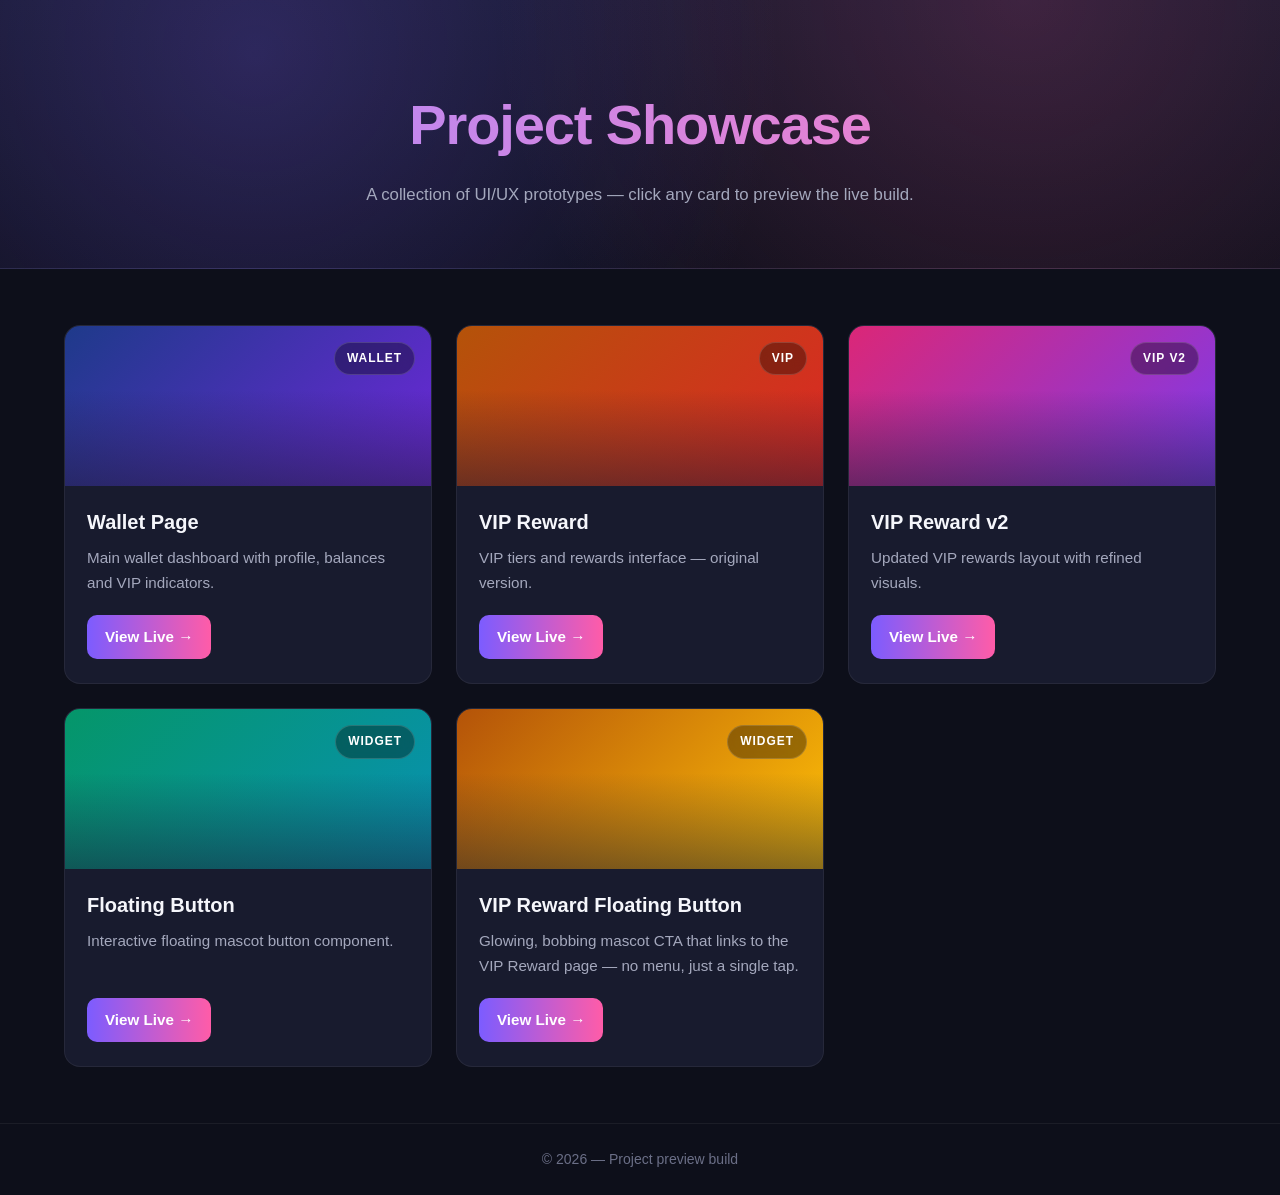
<file: index.html>
<!DOCTYPE html>
<html lang="en">
<head>
    <meta charset="UTF-8">
    <meta name="viewport" content="width=device-width, initial-scale=1.0">
    <title>Project Showcase</title>
    <link rel="stylesheet" href="style.css">
</head>
<body>
    <header class="hero">
        <div class="container">
            <h1>Project Showcase</h1>
            <p class="subtitle">A collection of UI/UX prototypes &mdash; click any card to preview the live build.</p>
        </div>
    </header>

    <main class="container">
        <section class="grid">
            <article class="card">
                <div class="card-thumb thumb-wallet">
                    <span class="badge">Wallet</span>
                </div>
                <div class="card-body">
                    <h2>Wallet Page</h2>
                    <p>Main wallet dashboard with profile, balances and VIP indicators.</p>
                    <a class="btn" href="walletpage/mainpage.html">View Live &rarr;</a>
                </div>
            </article>

            <article class="card">
                <div class="card-thumb thumb-vip">
                    <span class="badge">VIP</span>
                </div>
                <div class="card-body">
                    <h2>VIP Reward</h2>
                    <p>VIP tiers and rewards interface &mdash; original version.</p>
                    <a class="btn" href="vip%20reward/VIP%20Reward.html">View Live &rarr;</a>
                </div>
            </article>

            <article class="card">
                <div class="card-thumb thumb-vip2">
                    <span class="badge">VIP v2</span>
                </div>
                <div class="card-body">
                    <h2>VIP Reward v2</h2>
                    <p>Updated VIP rewards layout with refined visuals.</p>
                    <a class="btn" href="vip%20reward/VIP%20Reward%20v2.html">View Live &rarr;</a>
                </div>
            </article>

            <article class="card">
                <div class="card-thumb thumb-float">
                    <span class="badge">Widget</span>
                </div>
                <div class="card-body">
                    <h2>Floating Button</h2>
                    <p>Interactive floating mascot button component.</p>
                    <a class="btn" href="floatingButton/index.html">View Live &rarr;</a>
                </div>
            </article>

            <article class="card">
                <div class="card-thumb thumb-vip-fab">
                    <span class="badge">Widget</span>
                </div>
                <div class="card-body">
                    <h2>VIP Reward Floating Button</h2>
                    <p>Glowing, bobbing mascot CTA that links to the VIP Reward page &mdash; no menu, just a single tap.</p>
                    <a class="btn" href="vipRewardFloatingButton/index.html">View Live &rarr;</a>
                </div>
            </article>
        </section>
    </main>

    <footer class="site-footer">
        <div class="container">
            <p>&copy; <span id="year"></span> &mdash; Project preview build</p>
        </div>
    </footer>

    <script>
        document.getElementById('year').textContent = new Date().getFullYear();
    </script>
</body>
</html>
</file>
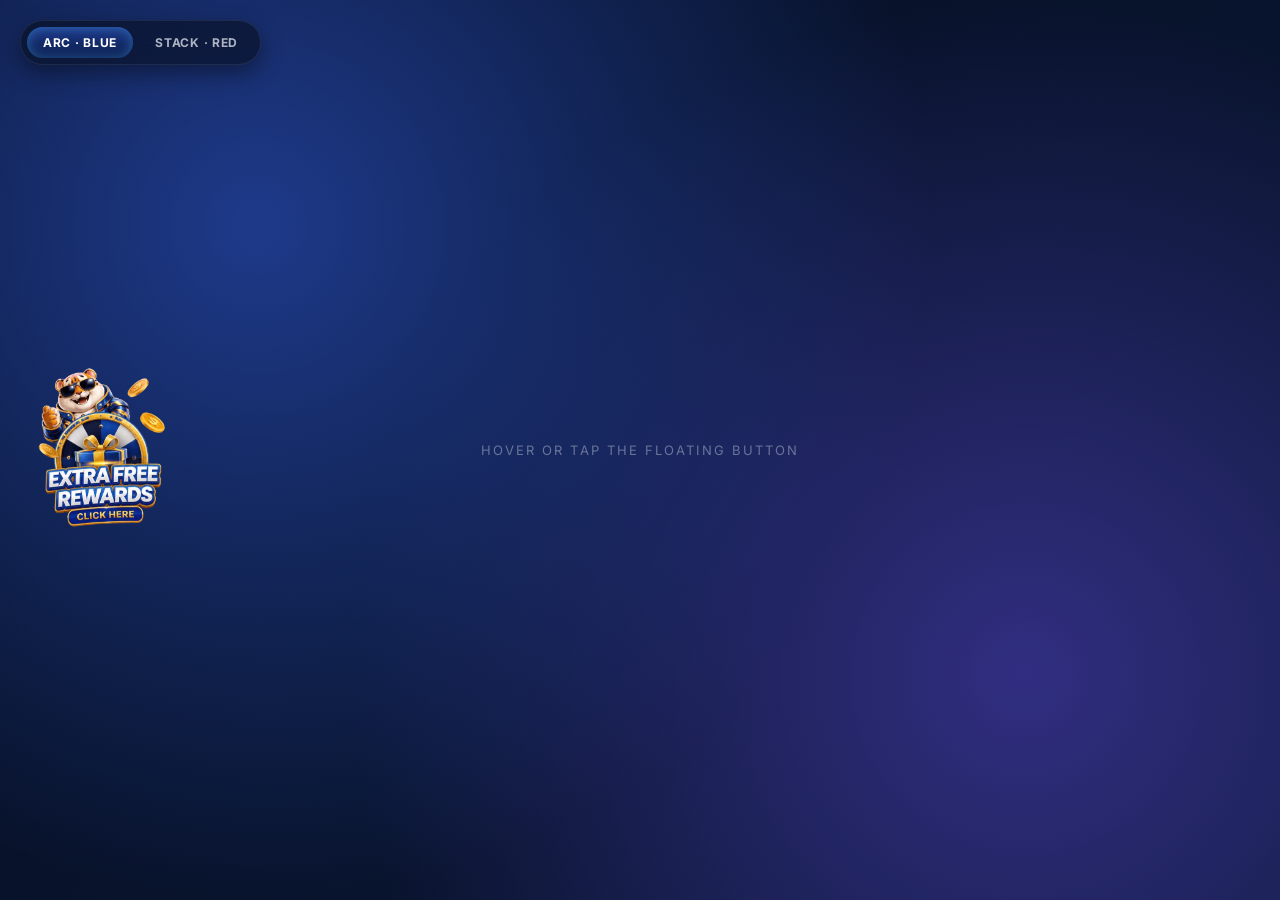
<file: floatingButton/index.html>
<!DOCTYPE html>
<html lang="en">
<head>
    <meta charset="UTF-8" />
    <meta name="viewport" content="width=device-width, initial-scale=1.0" />
    <title>Floating Rewards Menu</title>
    <link rel="preconnect" href="https://fonts.googleapis.com" />
    <link rel="preconnect" href="https://fonts.gstatic.com" crossorigin />
    <link href="https://fonts.googleapis.com/css2?family=Inter:wght@600;700;800;900&display=swap" rel="stylesheet" />
    <link rel="stylesheet" href="style.css" />
</head>
<body>
    <main class="stage">
        <p class="stage-hint">Hover or tap the floating button</p>
    </main>

    <div class="variant-switch" role="tablist" aria-label="Menu style">
        <button type="button" data-set-variant="arc" class="is-active">Arc · Blue</button>
        <button type="button" data-set-variant="stack">Stack · Red</button>
    </div>

    <div class="fab" id="fab" data-open="false" data-variant="arc">

        <div class="fab-panel" role="menu" aria-hidden="true">

            <button type="button" class="fab-close" id="fabClose" aria-label="Close menu">
                <span aria-hidden="true">&times;</span>
            </button>

            <ul class="fab-list">
                <li class="fab-item" role="menuitem" data-action="slots" tabindex="0">
                    <span class="fab-icon" aria-hidden="true">&#127920;</span>
                    <span class="fab-label">Slot Game Mission</span>
                    <span class="fab-chev" aria-hidden="true">&rsaquo;</span>
                </li>

                <li class="fab-item" role="menuitem" data-action="spin" tabindex="0">
                    <span class="fab-icon" aria-hidden="true">&#127905;</span>
                    <span class="fab-label">Lucky Spin Wheel</span>
                    <span class="fab-chev" aria-hidden="true">&rsaquo;</span>
                </li>

                <li class="fab-item" role="menuitem" data-action="checkin" tabindex="0">
                    <span class="fab-icon" aria-hidden="true">&#128197;</span>
                    <span class="fab-label">Check In Bonus</span>
                    <span class="fab-chev" aria-hidden="true">&rsaquo;</span>
                </li>

                <li class="fab-item" role="menuitem" data-action="tournament" tabindex="0">
                    <span class="fab-icon" aria-hidden="true">&#127942;</span>
                    <span class="fab-label">Tournament</span>
                    <span class="fab-chev" aria-hidden="true">&rsaquo;</span>
                </li>

                <li class="fab-item" role="menuitem" data-action="vip" tabindex="0">
                    <span class="fab-icon" aria-hidden="true">&#128081;</span>
                    <span class="fab-label">VIP Program</span>
                    <span class="fab-chev" aria-hidden="true">&rsaquo;</span>
                </li>
            </ul>
        </div>

        <button type="button" class="fab-trigger" id="fabTrigger" aria-label="Open rewards menu" aria-expanded="false">
            <img src="assets/mascot.png" alt="Extra Free Rewards" class="fab-trigger-image fab-trigger-image--arc" />
            <img src="assets/mascot2.png" alt="Extra Free Rewards" class="fab-trigger-image fab-trigger-image--stack" />
        </button>
    </div>

    <script src="script.jsx"></script>
</body>
</html>
</file>
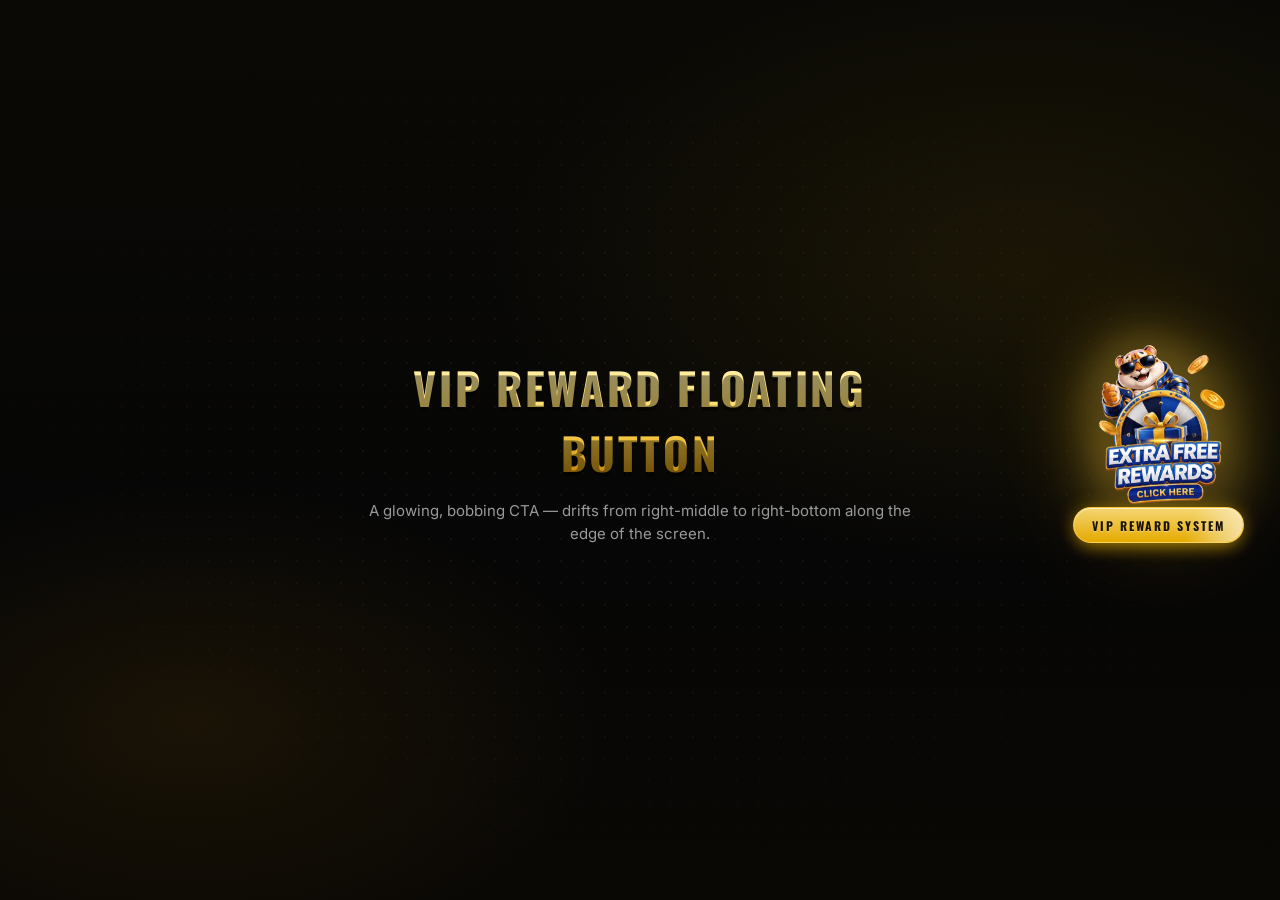
<file: vipRewardFloatingButton/index.html>
<!DOCTYPE html>
<html lang="en">
<head>
    <meta charset="UTF-8" />
    <meta name="viewport" content="width=device-width, initial-scale=1.0, viewport-fit=cover" />
    <title>VIP Reward Floating Button</title>
    <link rel="preconnect" href="https://fonts.googleapis.com" />
    <link rel="preconnect" href="https://fonts.gstatic.com" crossorigin />
    <link
        href="https://fonts.googleapis.com/css2?family=Oswald:wght@500;600;700&family=Inter:wght@500;600;700&display=swap"
        rel="stylesheet" />
    <link rel="stylesheet" href="style.css" />
</head>
<body>
    <main class="stage">
        <div class="stage-inner">
            <h1 class="stage-title">VIP Reward Floating Button</h1>
            <p class="stage-hint">A glowing, bobbing CTA — drifts from right-middle to right-bottom along the edge of the screen.</p>
        </div>
    </main>

    <div class="vip-fab-wrap" aria-hidden="false">
        <a
            class="vip-fab"
            href="../vip%20reward/VIP%20Reward%20v2.html"
            aria-label="Open VIP Reward System">
            <span class="vip-fab-aura" aria-hidden="true"></span>
            <span class="vip-fab-rings" aria-hidden="true">
                <span class="ring ring-1"></span>
                <span class="ring ring-2"></span>
                <span class="ring ring-3"></span>
            </span>
            <span class="vip-fab-image-wrap">
                <img
                    src="../floatingButton/assets/mascot.png"
                    alt=""
                    class="vip-fab-image" />
                <span class="vip-fab-sparkle vip-fab-sparkle-1" aria-hidden="true">✦</span>
                <span class="vip-fab-sparkle vip-fab-sparkle-2" aria-hidden="true">✧</span>
                <span class="vip-fab-sparkle vip-fab-sparkle-3" aria-hidden="true">✦</span>
            </span>
            <span class="vip-fab-label">
                <span class="vip-fab-label-text">VIP Reward System</span>
            </span>
        </a>
    </div>
</body>
</html>
</file>
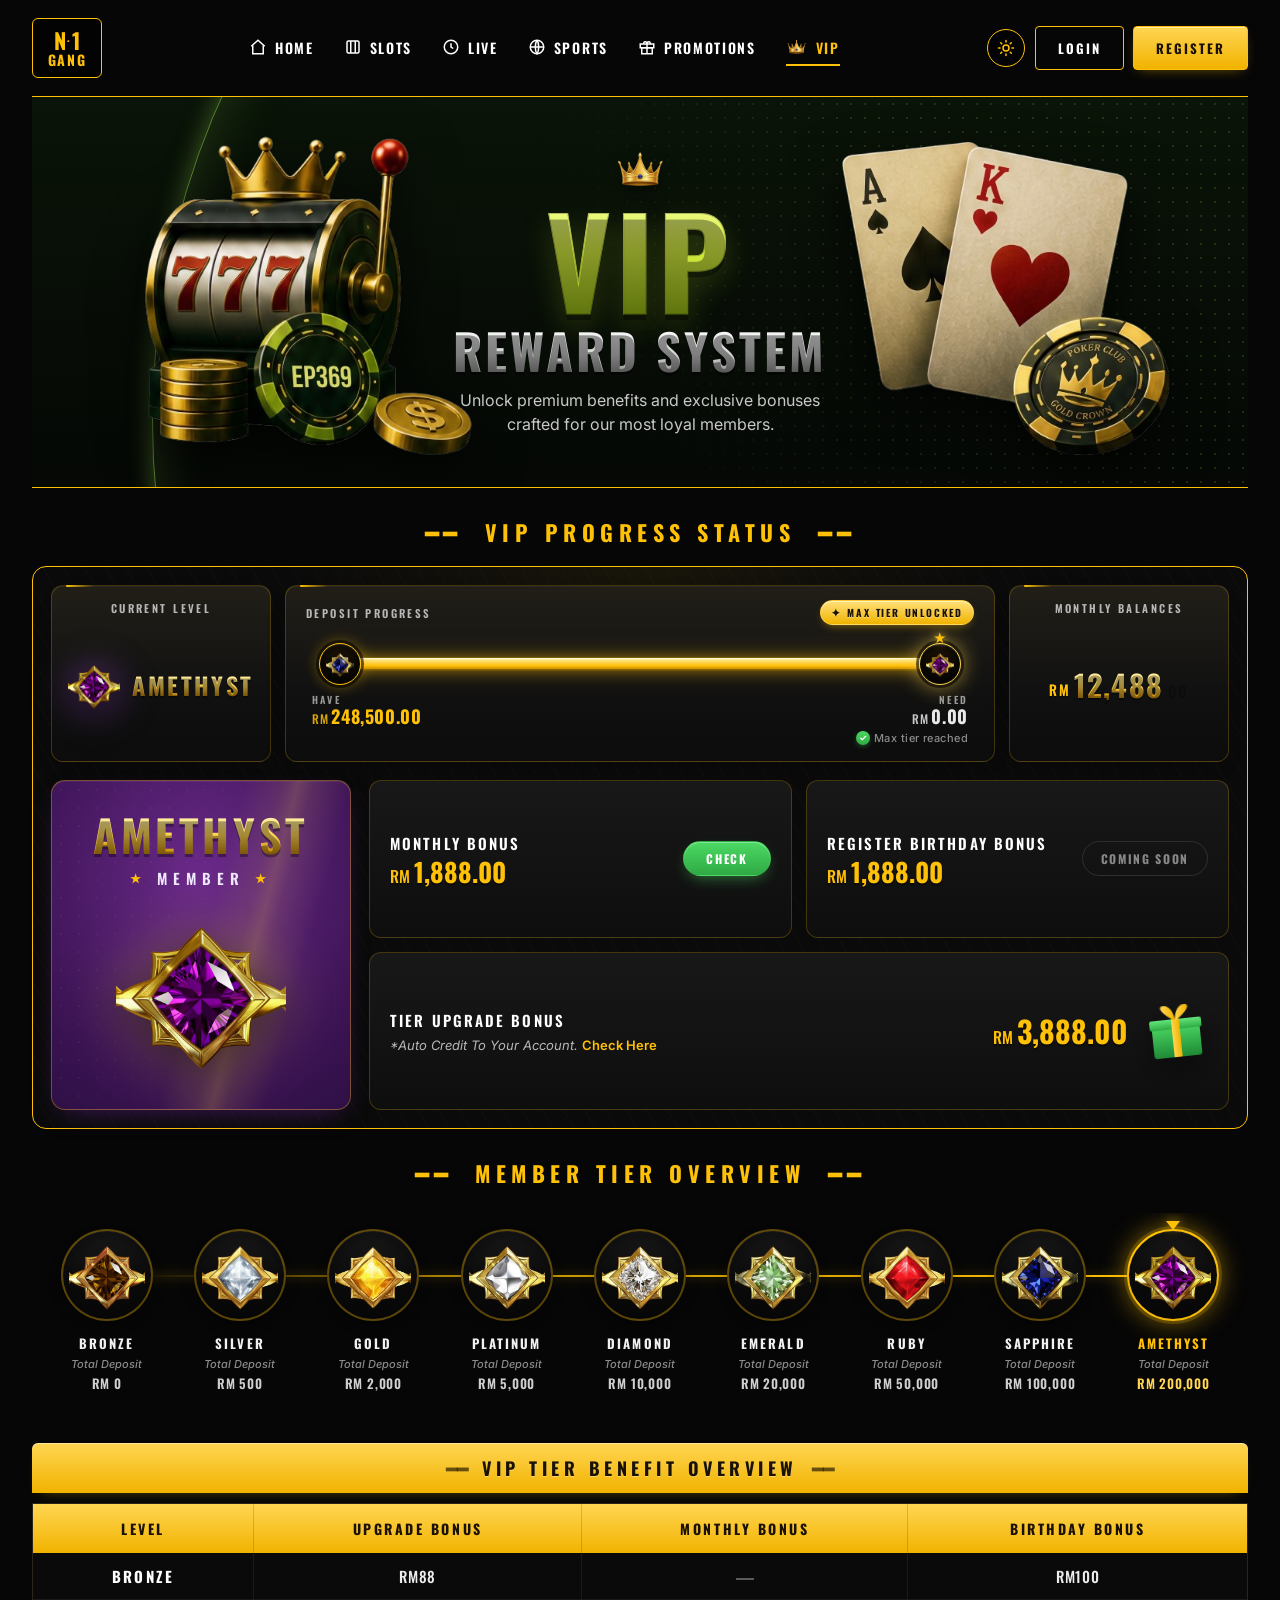
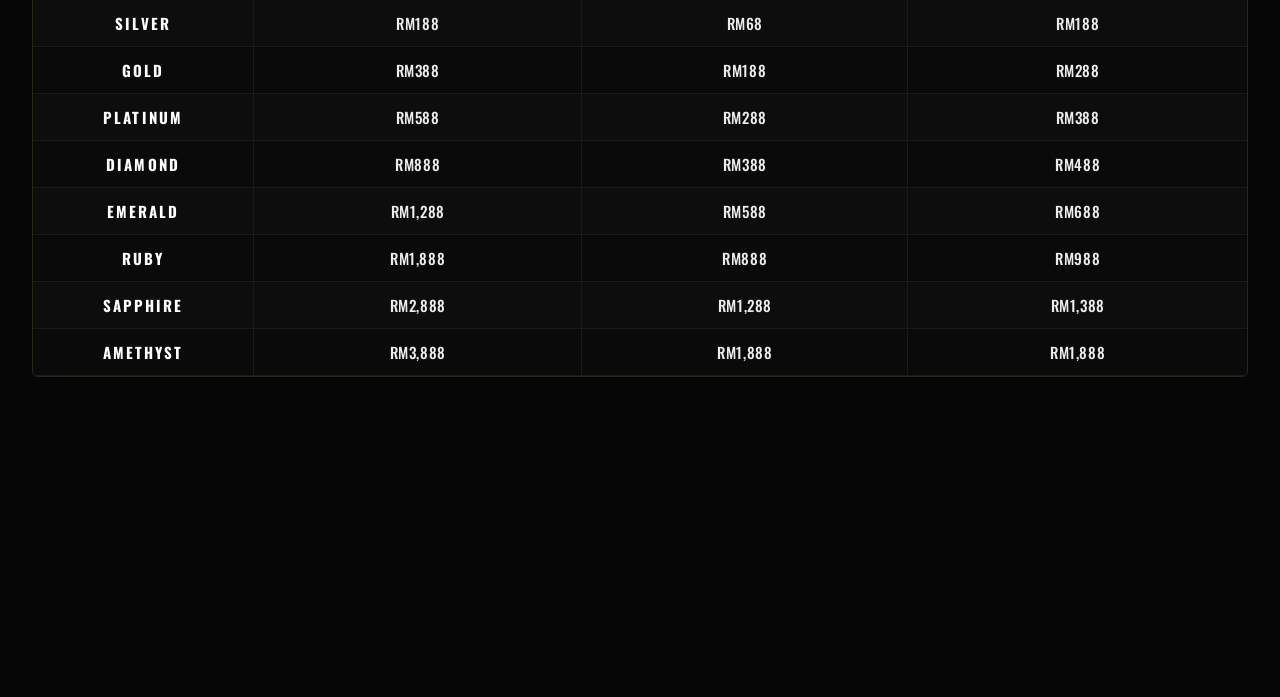
<file: vip reward/VIP Reward v2.html>
<!DOCTYPE html>
<html lang="en">

<head>
  <meta charset="UTF-8" />
  <meta name="viewport" content="width=device-width, initial-scale=1" />
  <title>N-1 GANG — VIP Reward System</title>
  <link rel="preconnect" href="https://fonts.googleapis.com" />
  <link rel="preconnect" href="https://fonts.gstatic.com" crossorigin />
  <link
    href="https://fonts.googleapis.com/css2?family=Oswald:wght@400;500;600;700&family=Inter:wght@400;500;600;700&family=Russo+One&display=swap"
    rel="stylesheet" />
  <link rel="stylesheet" href="style-v2.css" />
</head>

<body>
  <div class="wrap">

    <!-- ============== TOP BAR ============== -->
    <header class="topbar">
      <div class="logo">
        <div class="top">N<sup>.</sup>1</div>
        <div class="bot">GANG</div>
      </div>

      <nav class="nav">
        <a href="#"><svg viewBox="0 0 24 24" fill="none" stroke="currentColor" stroke-width="2">
            <path d="M3 11 L12 3 L21 11" />
            <path d="M5 10 V21 H19 V10" />
          </svg>HOME</a>
        <a href="#"><svg viewBox="0 0 24 24" fill="none" stroke="currentColor" stroke-width="2">
            <rect x="4" y="4" width="16" height="16" rx="2" />
            <path d="M9 4 V20 M15 4 V20" />
          </svg>SLOTS</a>
        <a href="#"><svg viewBox="0 0 24 24" fill="none" stroke="currentColor" stroke-width="2">
            <circle cx="12" cy="12" r="9" />
            <path d="M12 7 V12 L15 14" />
          </svg>LIVE</a>
        <a href="#"><svg viewBox="0 0 24 24" fill="none" stroke="currentColor" stroke-width="2">
            <circle cx="12" cy="12" r="9" />
            <path d="M3 12 H21 M12 3 C15 7 15 17 12 21 C9 17 9 7 12 3" />
          </svg>SPORTS</a>
        <a href="#"><svg viewBox="0 0 24 24" fill="none" stroke="currentColor" stroke-width="2">
            <rect x="3" y="8" width="18" height="5" />
            <rect x="5" y="13" width="14" height="8" />
            <path d="M12 8 V21 M8 8 C6 5 12 3 12 8 C12 3 18 5 16 8" />
          </svg>PROMOTIONS</a>
        <a href="#" class="active"><img class="nav-crown" src="assets/Crown.png" alt="" />VIP</a>
      </nav>

      <div class="top-actions">
        <button class="theme-toggle" id="themeToggle" aria-label="Toggle theme" title="Toggle theme">
          <svg class="icon-sun" viewBox="0 0 24 24" fill="none" stroke="currentColor" stroke-width="2"
            stroke-linecap="round" stroke-linejoin="round">
            <circle cx="12" cy="12" r="4" />
            <path
              d="M12 2v2M12 20v2M4.93 4.93l1.41 1.41M17.66 17.66l1.41 1.41M2 12h2M20 12h2M4.93 19.07l1.41-1.41M17.66 6.34l1.41-1.41" />
          </svg>
          <svg class="icon-moon" viewBox="0 0 24 24" fill="none" stroke="currentColor" stroke-width="2"
            stroke-linecap="round" stroke-linejoin="round">
            <path d="M21 12.79A9 9 0 1 1 11.21 3 7 7 0 0 0 21 12.79z" />
          </svg>
        </button>
        <button class="btn btn-outline">LOGIN</button>
        <button class="btn btn-primary">REGISTER</button>
      </div>
    </header>

    <!-- ============== HERO ============== -->
    <section class="hero">
      <div class="hero-inner">
        <!-- LEFT ART: slot machine -->
        <div class="hero-art-left">
          <img src="assets/BG-Cover.png" alt="Slot machine with crown, chips and coins" />
        </div>

        <!-- CENTER TITLE -->
        <div class="hero-center">
          <img class="crown-emblem" src="assets/Crown.png" alt="" />
          <div class="vip-title">
            <span class="vip">VIP</span>
            <span class="rs">REWARD&nbsp;SYSTEM</span>
          </div>
          <div class="tagline">Unlock premium benefits and exclusive bonuses<br />crafted for our most loyal members.
          </div>
        </div>

        <!-- RIGHT ART: playing cards + poker chip -->
        <div class="hero-art-right">
          <img src="assets/Cards.png" alt="Ace and King playing cards with poker chip" />
        </div>
      </div>
    </section>

    <!-- ============== VIP PROGRESS STATUS ============== -->
    <div class="section-banner">━━&nbsp; VIP PROGRESS STATUS &nbsp;━━</div>

    <section class="progress-panel">
      <!-- Stats strip: current level, deposit progress bar, monthly balances -->
      <div class="progress-stats">
        <div class="stat-chip stat-level">
          <span class="chip-label">Current Level</span>
          <div class="chip-body">
            <img class="chip-emblem" src="assets/ranks/rank/Amethyst.png" alt="" />
            <span class="chip-value">AMETHYST</span>
          </div>
        </div>

        <div class="stat-chip stat-progress" data-state="max">
          <div class="chip-head">
            <span class="chip-label">Deposit Progress</span>
            <span class="chip-badge">MAX TIER UNLOCKED</span>
          </div>
          <div class="progress-track" style="--p: 100%">
            <div class="progress-fill" aria-hidden="true">
              <span class="progress-shimmer"></span>
            </div>
            <span class="progress-marker progress-marker-start" aria-hidden="true">
              <img src="assets/ranks/rank/Sapphire.png" alt="" />
            </span>
            <span class="progress-marker progress-marker-end" aria-hidden="true">
              <img src="assets/ranks/rank/Amethyst.png" alt="" />
              <span class="marker-crown">★</span>
            </span>
          </div>
          <div class="progress-amounts">
            <div class="amount-block">
              <span class="amount-label">Have</span>
              <span class="amount-now"><span class="amount-rm">RM</span>248,500.00</span>
            </div>
            <div class="amount-block amount-block-right">
              <span class="amount-label">Need</span>
              <span class="amount-goal"><span class="amount-rm">RM</span>0.00</span>
              <span class="amount-hint"><span class="amount-check">✓</span> Max tier reached</span>
            </div>
          </div>
        </div>

        <div class="stat-chip stat-monthly">
          <span class="chip-label">Monthly Balances</span>
          <div class="chip-body">
            <span class="chip-value"><span class="chip-rm">RM</span>12,488<span class="chip-cents">.00</span></span>
          </div>
        </div>
      </div>

      <div class="rank-banner">
        <div class="rank-banner-text">
          <div class="rank-banner-name">AMETHYST</div>
          <div class="rank-banner-sub">MEMBER</div>
        </div>
        <div class="rank-banner-art">
          <img class="rank-emblem" src="assets/ranks/rank/Amethyst.png" alt="Amethyst rank" />
        </div>
      </div>

      <div class="bonuses">
        <div class="bonus">
          <div class="bonus-text">
            <div class="bonus-label">Monthly Bonus</div>
            <div class="bonus-amt"><span class="bonus-rm">RM</span>1,888.00</div>
          </div>
          <button class="bonus-action primary" data-bonus="monthly">Check</button>
        </div>
        <div class="bonus">
          <div class="bonus-text">
            <div class="bonus-label">Register Birthday Bonus</div>
            <div class="bonus-amt"><span class="bonus-rm">RM</span>1,888.00</div>
          </div>
          <button class="bonus-action ghost" data-bonus="birthday" disabled>Coming Soon</button>
        </div>
        <div class="bonus bonus-wide">
          <div class="bonus-text">
            <div class="bonus-label">Tier Upgrade Bonus</div>
            <div class="bonus-hint"><em>*Auto Credit To Your Account.</em> <a href="#" class="bonus-link">Check Here</a></div>
          </div>
          <div class="bonus-amt bonus-amt-lg"><span class="bonus-rm">RM</span>3,888.00</div>
          <div class="bonus-gift" aria-hidden="true">
            <svg viewBox="0 0 64 64" fill="none">
              <defs>
                <linearGradient id="giftBody" x1="0" y1="0" x2="0" y2="1">
                  <stop offset="0%" stop-color="#4cd964"/>
                  <stop offset="100%" stop-color="#1f8a36"/>
                </linearGradient>
                <linearGradient id="giftLid" x1="0" y1="0" x2="0" y2="1">
                  <stop offset="0%" stop-color="#62e57a"/>
                  <stop offset="100%" stop-color="#2faa44"/>
                </linearGradient>
                <linearGradient id="giftRibbon" x1="0" y1="0" x2="1" y2="0">
                  <stop offset="0%" stop-color="#ffd552"/>
                  <stop offset="100%" stop-color="#f1b300"/>
                </linearGradient>
              </defs>
              <rect x="8" y="24" width="48" height="34" rx="3" fill="url(#giftBody)"/>
              <rect x="6" y="20" width="52" height="10" rx="2" fill="url(#giftLid)"/>
              <rect x="28" y="20" width="8" height="38" fill="url(#giftRibbon)"/>
              <path d="M32 22 C20 14 14 6 22 6 C28 6 32 14 32 22 Z" fill="url(#giftRibbon)"/>
              <path d="M32 22 C44 14 50 6 42 6 C36 6 32 14 32 22 Z" fill="url(#giftRibbon)"/>
            </svg>
          </div>
        </div>
      </div>
    </section>

    <!-- ============== MEMBER TIER OVERVIEW ============== -->
    <div class="section-banner">━━&nbsp; MEMBER TIER OVERVIEW &nbsp;━━</div>

    <section class="tier-chain">
      <div class="chain-scroll">
        <div class="chain-track">
          <div class="chain-line" aria-hidden="true"></div>
          <div class="chain-step">
            <div class="chain-node">
              <img class="rank-img" src="assets/ranks/rank/Bronze.png" alt="" />
              <img class="level-img" src="assets/ranks/vip-level-1.png" alt="" />
            </div>
            <div class="chain-name">BRONZE</div>
            <div class="chain-sub">Total Deposit</div>
            <div class="chain-amt">RM 0</div>
          </div>

          <div class="chain-step">
            <div class="chain-node">
              <img class="rank-img" src="assets/ranks/rank/Silver.png" alt="" />
              <img class="level-img" src="assets/ranks/vip-level-2.png" alt="" />
            </div>
            <div class="chain-name">SILVER</div>
            <div class="chain-sub">Total Deposit</div>
            <div class="chain-amt">RM 500</div>
          </div>

          <div class="chain-step">
            <div class="chain-node">
              <img class="rank-img" src="assets/ranks/rank/Gold.png" alt="" />
              <img class="level-img" src="assets/ranks/vip-level-3.png" alt="" />
            </div>
            <div class="chain-name">GOLD</div>
            <div class="chain-sub">Total Deposit</div>
            <div class="chain-amt">RM 2,000</div>
          </div>

          <div class="chain-step">
            <div class="chain-node">
              <img class="rank-img" src="assets/ranks/rank/Platinum.png" alt="" />
              <img class="level-img" src="assets/ranks/vip-level-4.png" alt="" />
            </div>
            <div class="chain-name">PLATINUM</div>
            <div class="chain-sub">Total Deposit</div>
            <div class="chain-amt">RM 5,000</div>
          </div>

          <div class="chain-step">
            <div class="chain-node">
              <img class="rank-img" src="assets/ranks/rank/Diamond.png" alt="" />
              <img class="level-img" src="assets/ranks/vip-level-5.png" alt="" />
            </div>
            <div class="chain-name">DIAMOND</div>
            <div class="chain-sub">Total Deposit</div>
            <div class="chain-amt">RM 10,000</div>
          </div>

          <div class="chain-step">
            <div class="chain-node">
              <img class="rank-img" src="assets/ranks/rank/Emarald.png" alt="" />
              <img class="level-img" src="assets/ranks/vip-level-6.png" alt="" />
            </div>
            <div class="chain-name">EMERALD</div>
            <div class="chain-sub">Total Deposit</div>
            <div class="chain-amt">RM 20,000</div>
          </div>

          <div class="chain-step">
            <div class="chain-node">
              <img class="rank-img" src="assets/ranks/rank/Ruby.png" alt="" />
              <img class="level-img" src="assets/ranks/vip-level-7.png" alt="" />
            </div>
            <div class="chain-name">RUBY</div>
            <div class="chain-sub">Total Deposit</div>
            <div class="chain-amt">RM 50,000</div>
          </div>

          <div class="chain-step">
            <div class="chain-node">
              <img class="rank-img" src="assets/ranks/rank/Sapphire.png" alt="" />
              <img class="level-img" src="assets/ranks/vip-level-8.png" alt="" />
            </div>
            <div class="chain-name">SAPPHIRE</div>
            <div class="chain-sub">Total Deposit</div>
            <div class="chain-amt">RM 100,000</div>
          </div>

          <div class="chain-step active">
            <div class="chain-marker" aria-hidden="true"></div>
            <div class="chain-node">
              <img class="rank-img" src="assets/ranks/rank/Amethyst.png" alt="" />
              <img class="level-img" src="assets/ranks/vip-level-9.png" alt="" />
            </div>
            <div class="chain-name">AMETHYST</div>
            <div class="chain-sub">Total Deposit</div>
            <div class="chain-amt">RM 200,000</div>
          </div>
        </div>
      </div>
      <div class="chain-hint" aria-hidden="true">Swipe to explore tiers</div>
    </section>

    <!-- ============== TIER BENEFIT OVERVIEW ============== -->
    <div class="section-banner banner-strip">
      <span class="strip-dash">━━</span>
      <span class="strip-text">VIP TIER BENEFIT OVERVIEW</span>
      <span class="strip-dash">━━</span>
    </div>

    <div class="table-wrap">
      <table class="benefit">
        <thead>
          <tr>
            <th>LEVEL</th>
            <th>UPGRADE BONUS</th>
            <th>MONTHLY BONUS</th>
            <th>BIRTHDAY BONUS</th>
          </tr>
        </thead>
        <tbody>
          <tr>
            <td class="lvl">BRONZE</td>
            <td>RM88</td>
            <td><span class="dash"></span></td>
            <td>RM100</td>
          </tr>
          <tr>
            <td class="lvl">SILVER</td>
            <td>RM188</td>
            <td>RM68</td>
            <td>RM188</td>
          </tr>
          <tr>
            <td class="lvl">GOLD</td>
            <td>RM388</td>
            <td>RM188</td>
            <td>RM288</td>
          </tr>
          <tr>
            <td class="lvl">PLATINUM</td>
            <td>RM588</td>
            <td>RM288</td>
            <td>RM388</td>
          </tr>
          <tr>
            <td class="lvl">DIAMOND</td>
            <td>RM888</td>
            <td>RM388</td>
            <td>RM488</td>
          </tr>
          <tr>
            <td class="lvl">EMERALD</td>
            <td>RM1,288</td>
            <td>RM588</td>
            <td>RM688</td>
          </tr>
          <tr>
            <td class="lvl">RUBY</td>
            <td>RM1,888</td>
            <td>RM888</td>
            <td>RM988</td>
          </tr>
          <tr>
            <td class="lvl">SAPPHIRE</td>
            <td>RM2,888</td>
            <td>RM1,288</td>
            <td>RM1,388</td>
          </tr>
          <tr class="royal">
            <td class="lvl">AMETHYST</td>
            <td>RM3,888</td>
            <td>RM1,888</td>
            <td>RM1,888</td>
          </tr>
        </tbody>
      </table>
    </div>


    <!-- ============== TERMS ============== -->
    <section class="terms">
      <div class="terms-title">
        <span class="terms-line"></span>
        <span class="terms-title-text">TERMS &amp; CONDITIONS</span>
        <span class="terms-line"></span>
      </div>
      <div class="terms-grid">
        <div class="term">
          <div class="term-icon">
            <svg viewBox="0 0 24 24" fill="none" stroke="currentColor" stroke-width="1.8" stroke-linecap="round"
              stroke-linejoin="round">
              <path d="M12 3 L20 6 V12 C20 16.5 16.5 19.5 12 21 C7.5 19.5 4 16.5 4 12 V6 Z" />
              <path d="M8.5 12 L11 14.5 L15.5 9.5" />
            </svg>
          </div>
          <div class="txt">Cumulative deposit threshold required to qualify for each VIP tier.</div>
        </div>
        <div class="term">
          <div class="term-icon">
            <svg viewBox="0 0 24 24" fill="none" stroke="currentColor" stroke-width="1.8" stroke-linecap="round"
              stroke-linejoin="round">
              <rect x="3" y="8" width="18" height="4" rx="1" />
              <rect x="5" y="12" width="14" height="9" rx="1" />
              <path d="M12 8 V21" />
              <path d="M12 8 C10.5 5 7.5 4.5 7 6.5 C6.7 8 9 8 12 8" />
              <path d="M12 8 C13.5 5 16.5 4.5 17 6.5 C17.3 8 15 8 12 8" />
            </svg>
          </div>
          <div class="txt">VIP bonuses cannot be combined with other promotions.</div>
        </div>
        <div class="term">
          <div class="term-icon">
            <svg viewBox="0 0 24 24" fill="none" stroke="currentColor" stroke-width="1.8" stroke-linecap="round"
              stroke-linejoin="round">
              <path d="M4 12 A8 8 0 0 1 16 5 L19 8 M19 4 V8 H15" />
              <path d="M20 12 A8 8 0 0 1 8 19 L5 16 M5 20 V16 H9" />
            </svg>
          </div>
          <div class="txt">1x turnover (bet amount) is required before withdrawal.</div>
        </div>
        <div class="term">
          <div class="term-icon">
            <svg viewBox="0 0 24 24" fill="none" stroke="currentColor" stroke-width="1.8" stroke-linecap="round"
              stroke-linejoin="round">
              <path
                d="M7 8 H17 A4 4 0 0 1 21 12 V14 A4 4 0 0 1 17 18 C15.5 18 14.6 17.3 14 16.5 L13 15 H11 L10 16.5 C9.4 17.3 8.5 18 7 18 A4 4 0 0 1 3 14 V12 A4 4 0 0 1 7 8 Z" />
              <path d="M7 11 V13 M6 12 H8" />
              <circle cx="15.5" cy="12" r="0.9" fill="currentColor" stroke="none" />
              <circle cx="17" cy="13.5" r="0.9" fill="currentColor" stroke="none" />
            </svg>
          </div>
          <div class="txt">This VIP reward system is valid for all games.</div>
        </div>
      </div>
    </section>

  </div>
  <script src="script-v2.js"></script>
</body>

</html>
</file>
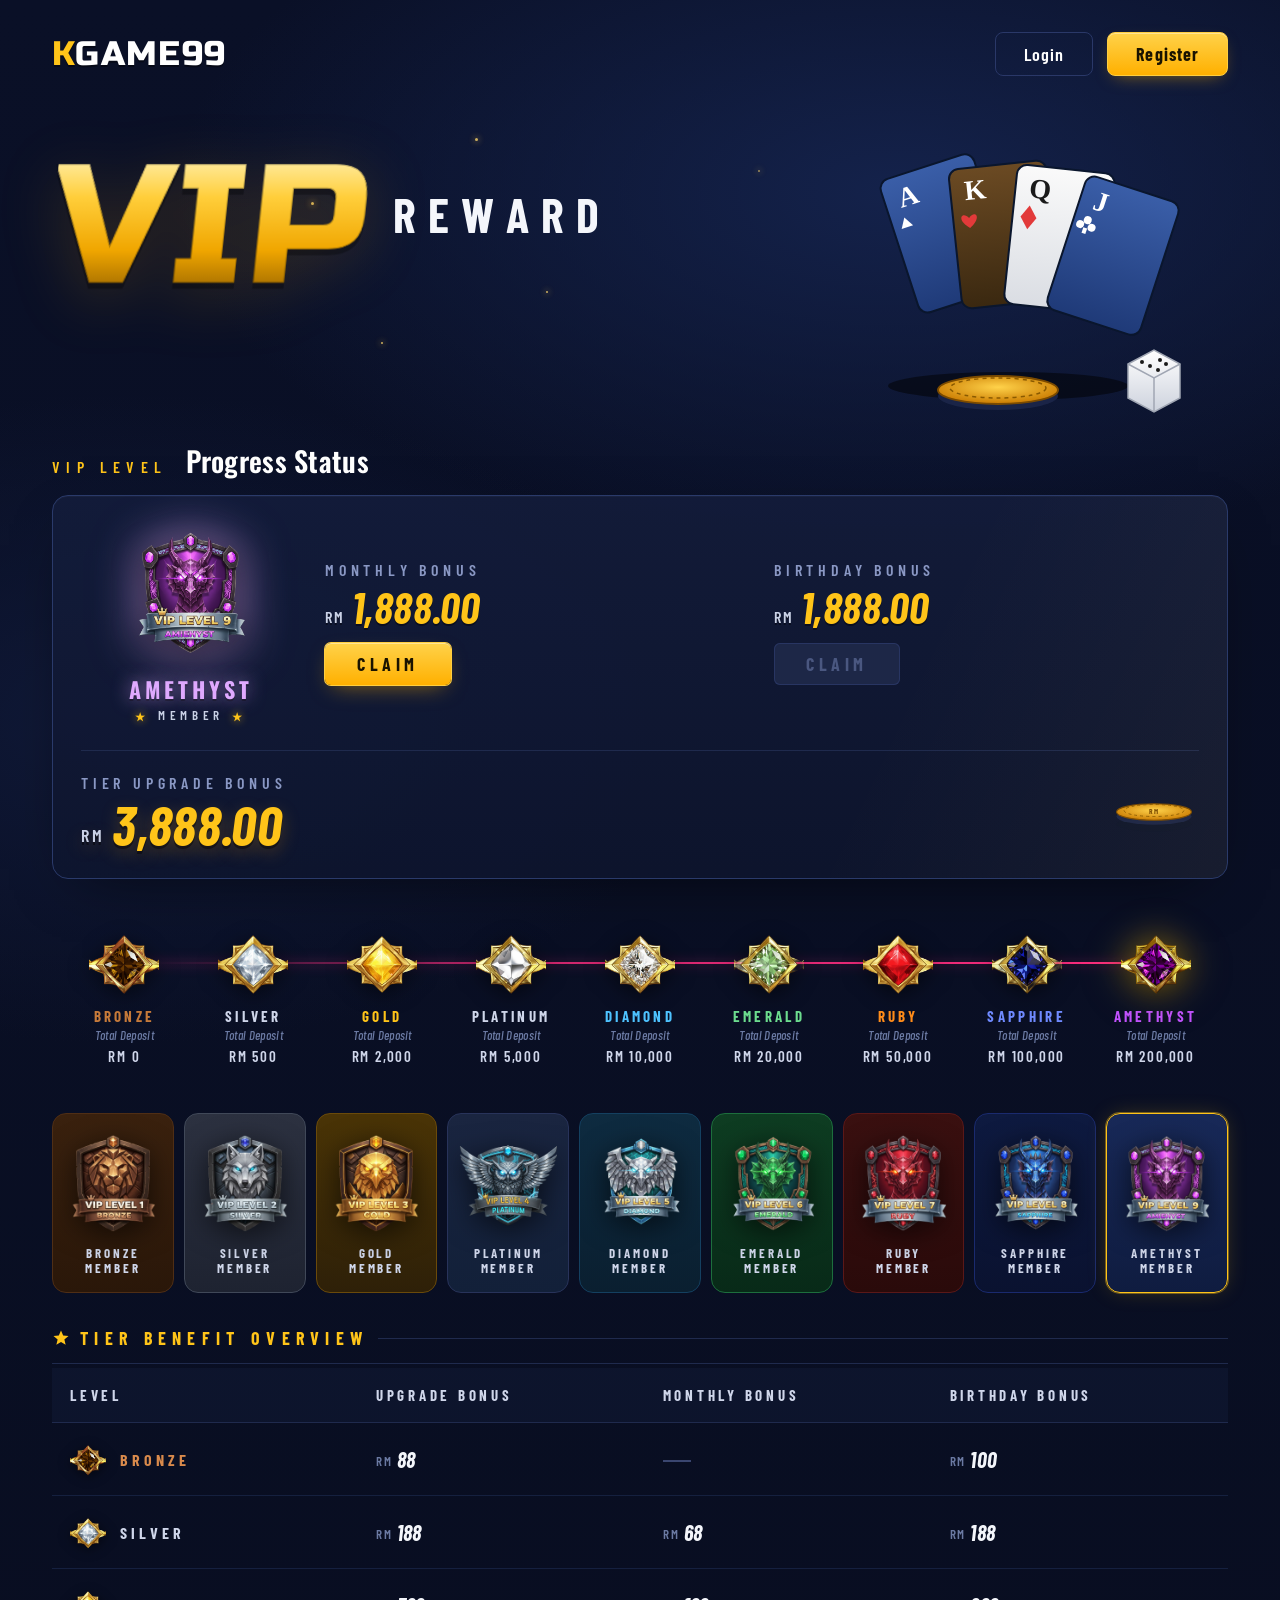
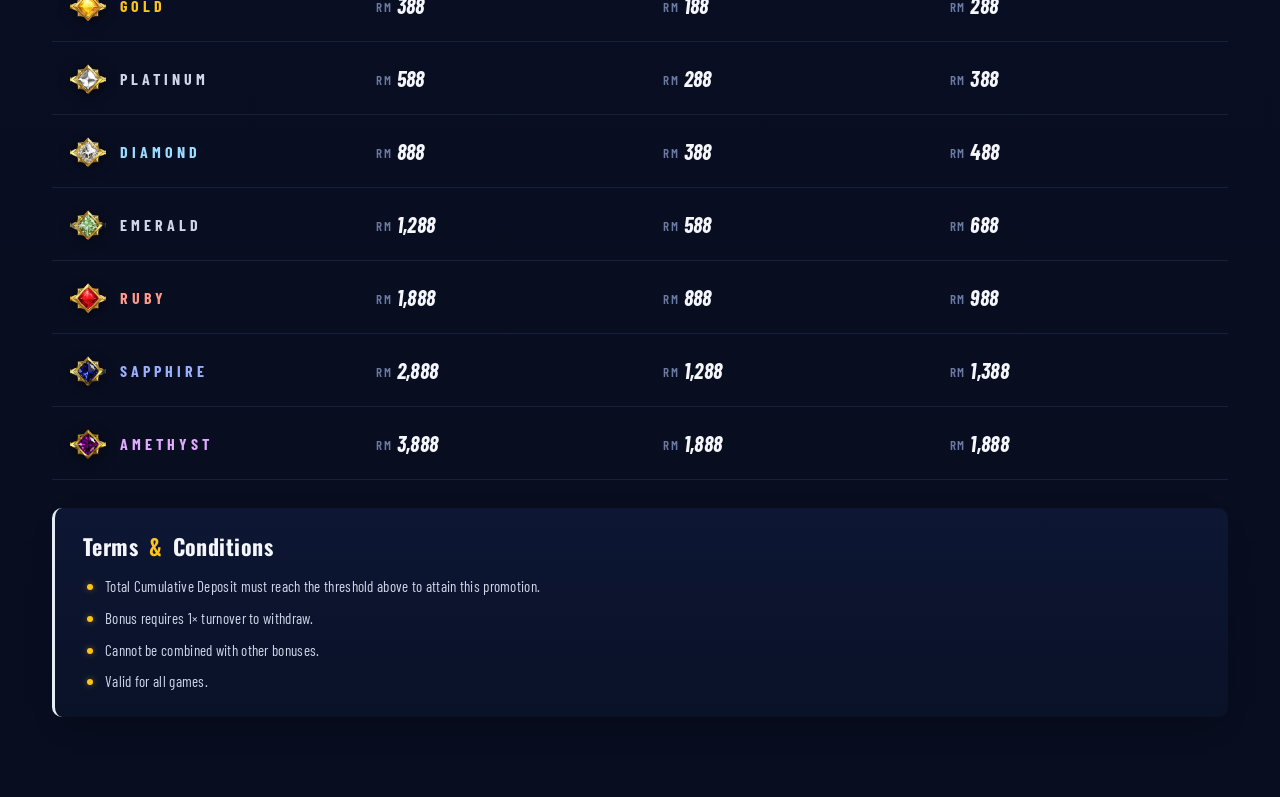
<file: vip reward/VIP Reward.html>
<!DOCTYPE html>
<html lang="en">

<head>
  <meta charset="UTF-8" />
  <meta name="viewport" content="width=device-width, initial-scale=1" />
  <title>KGAME99 — VIP Reward System</title>
  <link rel="preconnect" href="https://fonts.googleapis.com" />
  <link rel="preconnect" href="https://fonts.gstatic.com" crossorigin />
  <link
    href="https://fonts.googleapis.com/css2?family=Oswald:wght@400;500;600;700&family=Barlow+Condensed:ital,wght@0,400;0,500;0,600;0,700;1,600;1,700&family=Russo+One&display=swap"
    rel="stylesheet" />
  <link rel="stylesheet" href="style.css" />
</head>

<body>
  <div class="wrap">

    <!-- ============== TOP BAR ============== -->
    <header class="topbar">
      <div class="logo"><span class="k">K</span>GAME99</div>
      <div class="actions">
        <button class="btn btn-outline">Login</button>
        <button class="btn btn-primary">Register</button>
      </div>
    </header>

    <!-- ============== HERO ============== -->
    <section class="hero">
      <div class="stars">
        <div class="star star-1"></div>
        <div class="star star-2"></div>
        <div class="star star-3"></div>
        <div class="star star-4"></div>
        <div class="star star-5"></div>
      </div>

      <div class="vip-title">
        <div class="vip">VIP</div>
        <div class="right">
          <div class="reward">REWARD</div>
          <div class="system">SYSTEM</div>
          <div class="underline"></div>
        </div>
      </div>

      <!-- Cards / chip / dice art -->
      <div class="hero-art">
        <svg viewBox="0 0 460 320" xmlns="http://www.w3.org/2000/svg" preserveAspectRatio="xMidYMid meet">
          <defs>
            <linearGradient id="cardBlue" x1="0" x2="0" y1="0" y2="1">
              <stop offset="0" stop-color="#3a5ea8" />
              <stop offset="1" stop-color="#1f3a78" />
            </linearGradient>
            <linearGradient id="cardBrown1" x1="0" x2="0" y1="0" y2="1">
              <stop offset="0" stop-color="#6b4a23" />
              <stop offset="1" stop-color="#3a2810" />
            </linearGradient>
            <linearGradient id="cardBrown2" x1="0" x2="0" y1="0" y2="1">
              <stop offset="0" stop-color="#7a5428" />
              <stop offset="1" stop-color="#43300f" />
            </linearGradient>
            <linearGradient id="cardWhite" x1="0" x2="0" y1="0" y2="1">
              <stop offset="0" stop-color="#fafafa" />
              <stop offset="1" stop-color="#dadde3" />
            </linearGradient>
            <radialGradient id="chipGrad" cx=".5" cy=".4" r=".6">
              <stop offset="0" stop-color="#ffd24a" />
              <stop offset="1" stop-color="#c97a00" />
            </radialGradient>
            <linearGradient id="diceGrad" x1="0" x2="0" y1="0" y2="1">
              <stop offset="0" stop-color="#ffffff" />
              <stop offset="1" stop-color="#cdd2dd" />
            </linearGradient>
          </defs>

          <g transform="translate(110,40) rotate(-18)">
            <rect width="98" height="140" rx="10" fill="url(#cardBlue)" stroke="#0a162d" stroke-width="2" />
            <text x="14" y="32" font-family="Georgia, serif" font-size="28" font-weight="700" fill="#fff">A</text>
            <path d="M14 42 L20 52 L8 52 Z" fill="#fff" />
          </g>
          <g transform="translate(180,28) rotate(-6)">
            <rect width="98" height="140" rx="10" fill="url(#cardBrown1)" stroke="#0a162d" stroke-width="2" />
            <text x="14" y="32" font-family="Georgia, serif" font-size="28" font-weight="700" fill="#fff">K</text>
            <path d="M16 50 C10 42, 2 50, 16 60 C30 50, 22 42, 16 50 Z" fill="#e23a3a" />
          </g>
          <g transform="translate(250,22) rotate(6)">
            <rect width="98" height="140" rx="10" fill="url(#cardWhite)" stroke="#0a162d" stroke-width="2" />
            <text x="14" y="32" font-family="Georgia, serif" font-size="28" font-weight="700" fill="#1a1a1a">Q</text>
            <path d="M16 40 L24 52 L16 64 L8 52 Z" fill="#e23a3a" />
          </g>
          <g transform="translate(320,32) rotate(18)">
            <rect width="98" height="140" rx="10" fill="url(#cardBlue)" stroke="#0a162d" stroke-width="2" />
            <text x="14" y="32" font-family="Georgia, serif" font-size="28" font-weight="700" fill="#fff">J</text>
            <g transform="translate(14 44)" fill="#fff">
              <circle cx="0" cy="0" r="4" />
              <circle cx="6" cy="6" r="4" />
              <circle cx="-6" cy="6" r="4" />
              <rect x="-2" y="8" width="4" height="6" />
            </g>
          </g>

          <ellipse cx="240" cy="244" rx="120" ry="14" fill="#000" opacity=".5" />

          <g transform="translate(170,220)">
            <ellipse cx="60" cy="34" rx="60" ry="14" fill="#1a2447" />
            <ellipse cx="60" cy="28" rx="60" ry="14" fill="url(#chipGrad)" stroke="#7a4a00" stroke-width="2" />
            <ellipse cx="60" cy="26" rx="48" ry="10" fill="none" stroke="#8a5a00" stroke-width="1.5"
              stroke-dasharray="4 4" />
          </g>

          <g transform="translate(360,200)">
            <path d="M0 22 L26 8 L52 22 L52 56 L26 70 L0 56 Z" fill="url(#diceGrad)" stroke="#a0a6b3"
              stroke-width="1.5" />
            <path d="M0 22 L26 36 L52 22" fill="none" stroke="#a0a6b3" stroke-width="1.5" />
            <path d="M26 36 L26 70" stroke="#a0a6b3" stroke-width="1.5" />
            <circle cx="14" cy="20" r="2" fill="#1a1a1a" />
            <circle cx="22" cy="24" r="2" fill="#1a1a1a" />
            <circle cx="32" cy="18" r="2" fill="#1a1a1a" />
            <circle cx="38" cy="22" r="2" fill="#1a1a1a" />
            <circle cx="30" cy="28" r="2" fill="#1a1a1a" />
          </g>
        </svg>
      </div>
    </section>

    <!-- ============== PROGRESS STATUS ============== -->
    <div class="section-head">
      <div class="section-eyebrow">VIP LEVEL</div>
      <div class="section-title">Progress Status</div>
    </div>

    <section class="progress-panel">
      <div class="progress-top">
        <!-- Royal badge -->
        <div class="royal-badge">
          <div class="royal-circle">
            <img class="royal-rank-img" src="assets/ranks/vip-level-9.png" alt="" />
          </div>
          <div class="royal-label">
            <div class="royal-tier">ROYAL</div>
            <div class="royal-sub">
              <span class="royal-star" aria-hidden="true">★</span>
              <span>MEMBER</span>
              <span class="royal-star" aria-hidden="true">★</span>
            </div>
          </div>
        </div>

        <!-- Monthly bonus -->
        <div class="bonus-block">
          <div class="bonus-label">MONTHLY BONUS</div>
          <div class="bonus-amount"><span class="rm">RM</span>1,888.00</div>
          <button class="claim-btn active" data-bonus="monthly">CLAIM</button>
        </div>

        <!-- Birthday bonus -->
        <div class="bonus-block">
          <div class="bonus-label">BIRTHDAY BONUS</div>
          <div class="bonus-amount"><span class="rm">RM</span>1,888.00</div>
          <button class="claim-btn disabled" data-bonus="birthday" disabled>CLAIM</button>
        </div>
      </div>

      <div class="upgrade-row">
        <div>
          <div class="upgrade-label">TIER UPGRADE BONUS</div>
          <div class="upgrade-amount"><span class="rm">RM</span>3,888.00</div>
        </div>
        <svg class="chip-img" viewBox="0 0 120 80" xmlns="http://www.w3.org/2000/svg">
          <defs>
            <radialGradient id="chip2" cx=".5" cy=".4" r=".6">
              <stop offset="0" stop-color="#ffd24a" />
              <stop offset="1" stop-color="#c97a00" />
            </radialGradient>
          </defs>
          <ellipse cx="60" cy="56" rx="50" ry="10" fill="#0d162d" opacity=".7" />
          <ellipse cx="60" cy="46" rx="50" ry="11" fill="#1a2447" />
          <ellipse cx="60" cy="40" rx="50" ry="11" fill="url(#chip2)" stroke="#7a4a00" stroke-width="1.5" />
          <ellipse cx="60" cy="38" rx="40" ry="8" fill="none" stroke="#8a5a00" stroke-width="1.2"
            stroke-dasharray="4 4" />
          <text x="60" y="42" text-anchor="middle" font-family="Barlow Condensed" font-weight="700" font-size="10"
            fill="#7a4a00" letter-spacing="1">RM</text>
        </svg>
      </div>
    </section>

    <!-- ============== TIER LADDER ============== -->
    <section class="ladder">
      <div class="ladder-line"></div>
      <div class="ladder-row">

        <div class="ladder-step">
          <img class="ladder-rank" src="assets/ranks/rank/Bronze.png" alt="" />
          <div class="ladder-name c-bronze">BRONZE</div>
          <div class="ladder-sub">Total Deposit</div>
          <div class="ladder-amt">RM 0</div>
        </div>

        <div class="ladder-step">
          <img class="ladder-rank" src="assets/ranks/rank/Silver.png" alt="" />
          <div class="ladder-name">SILVER</div>
          <div class="ladder-sub">Total Deposit</div>
          <div class="ladder-amt">RM 500</div>
        </div>

        <div class="ladder-step">
          <img class="ladder-rank" src="assets/ranks/rank/Gold.png" alt="" />
          <div class="ladder-name c-gold">GOLD</div>
          <div class="ladder-sub">Total Deposit</div>
          <div class="ladder-amt">RM 2,000</div>
        </div>

        <div class="ladder-step">
          <img class="ladder-rank" src="assets/ranks/rank/Platinum.png" alt="" />
          <div class="ladder-name">PLATINUM</div>
          <div class="ladder-sub">Total Deposit</div>
          <div class="ladder-amt">RM 5,000</div>
        </div>

        <div class="ladder-step">
          <img class="ladder-rank" src="assets/ranks/rank/Diamond.png" alt="" />
          <div class="ladder-name c-diamond">DIAMOND</div>
          <div class="ladder-sub">Total Deposit</div>
          <div class="ladder-amt">RM 10,000</div>
        </div>

        <div class="ladder-step">
          <img class="ladder-rank" src="assets/ranks/rank/Emarald.png" alt="" />
          <div class="ladder-name c-emerald">EMERALD</div>
          <div class="ladder-sub">Total Deposit</div>
          <div class="ladder-amt">RM 20,000</div>
        </div>

        <div class="ladder-step">
          <img class="ladder-rank" src="assets/ranks/rank/Ruby.png" alt="" />
          <div class="ladder-name c-master">RUBY</div>
          <div class="ladder-sub">Total Deposit</div>
          <div class="ladder-amt">RM 50,000</div>
        </div>

        <div class="ladder-step">
          <img class="ladder-rank" src="assets/ranks/rank/Sapphire.png" alt="" />
          <div class="ladder-name c-sapphire">SAPPHIRE</div>
          <div class="ladder-sub">Total Deposit</div>
          <div class="ladder-amt">RM 100,000</div>
        </div>

        <div class="ladder-step ladder-active">
          <img class="ladder-rank" src="assets/ranks/rank/Amethyst.png" alt="" />
          <div class="ladder-name c-elite">AMETHYST</div>
          <div class="ladder-sub">Total Deposit</div>
          <div class="ladder-amt">RM 200,000</div>
        </div>
      </div>
    </section>

    <!-- ============== MEMBER TILES ============== -->
    <section class="members">
      <div class="mem bronze">
        <img class="mem-ico" src="assets/ranks/vip-level-1.png" alt="" />
        <div class="mem-name mem-name-bronze">BRONZE<br />MEMBER</div>
      </div>
      <div class="mem silver">
        <img class="mem-ico" src="assets/ranks/vip-level-2.png" alt="" />
        <div class="mem-name">SILVER<br />MEMBER</div>
      </div>
      <div class="mem gold">
        <img class="mem-ico" src="assets/ranks/vip-level-3.png" alt="" />
        <div class="mem-name mem-name-gold">GOLD<br />MEMBER</div>
      </div>
      <div class="mem platinum">
        <img class="mem-ico" src="assets/ranks/vip-level-4.png" alt="" />
        <div class="mem-name">PLATINUM<br />MEMBER</div>
      </div>
      <div class="mem diamond">
        <img class="mem-ico" src="assets/ranks/vip-level-5.png" alt="" />
        <div class="mem-name mem-name-diamond">DIAMOND<br />MEMBER</div>
      </div>
      <div class="mem emerald">
        <img class="mem-ico" src="assets/ranks/vip-level-6.png" alt="" />
        <div class="mem-name mem-name-emerald">EMERALD<br />MEMBER</div>
      </div>
      <div class="mem master">
        <img class="mem-ico" src="assets/ranks/vip-level-7.png" alt="" />
        <div class="mem-name mem-name-master">RUBY<br />MEMBER</div>
      </div>
      <div class="mem sapphire">
        <img class="mem-ico" src="assets/ranks/vip-level-8.png" alt="" />
        <div class="mem-name mem-name-sapphire">SAPPHIRE<br />MEMBER</div>
      </div>
      <div class="mem royal">
        <img class="mem-ico" src="assets/ranks/vip-level-9.png" alt="" />
        <div class="mem-name mem-name-royal">AMETHYST<br />MEMBER</div>
      </div>
    </section>

    <!-- ============== TIER BENEFIT OVERVIEW ============== -->
    <section class="benefits">
      <div class="benefits-head">
        <svg class="benefits-star" viewBox="0 0 24 24" fill="#ffc419">
          <polygon points="12,2 14.9,8.6 22,9.3 16.5,14 18.2,21 12,17.3 5.8,21 7.5,14 2,9.3 9.1,8.6" />
        </svg>
        <div class="benefits-title">TIER BENEFIT OVERVIEW</div>
        <div class="benefits-line"></div>
      </div>

      <table class="table">
        <thead>
          <tr>
            <th class="th-level">LEVEL</th>
            <th>UPGRADE BONUS</th>
            <th>MONTHLY BONUS</th>
            <th>BIRTHDAY BONUS</th>
          </tr>
        </thead>
        <tbody>
          <tr>
            <td>
              <div class="lvl-cell">
                <img class="lvl-rank" src="assets/ranks/rank/Bronze.png" alt="" />
                <div class="lvl-name bronze">BRONZE</div>
              </div>
            </td>
            <td><span class="amt"><span class="rm">RM</span>88</span></td>
            <td><span class="dash"></span></td>
            <td><span class="amt"><span class="rm">RM</span>100</span></td>
          </tr>
          <tr>
            <td>
              <div class="lvl-cell">
                <img class="lvl-rank" src="assets/ranks/rank/Silver.png" alt="" />
                <div class="lvl-name">SILVER</div>
              </div>
            </td>
            <td><span class="amt"><span class="rm">RM</span>188</span></td>
            <td><span class="amt"><span class="rm">RM</span>68</span></td>
            <td><span class="amt"><span class="rm">RM</span>188</span></td>
          </tr>
          <tr>
            <td>
              <div class="lvl-cell">
                <img class="lvl-rank" src="assets/ranks/rank/Gold.png" alt="" />
                <div class="lvl-name gold">GOLD</div>
              </div>
            </td>
            <td><span class="amt"><span class="rm">RM</span>388</span></td>
            <td><span class="amt"><span class="rm">RM</span>188</span></td>
            <td><span class="amt"><span class="rm">RM</span>288</span></td>
          </tr>
          <tr>
            <td>
              <div class="lvl-cell">
                <img class="lvl-rank" src="assets/ranks/rank/Platinum.png" alt="" />
                <div class="lvl-name">PLATINUM</div>
              </div>
            </td>
            <td><span class="amt"><span class="rm">RM</span>588</span></td>
            <td><span class="amt"><span class="rm">RM</span>288</span></td>
            <td><span class="amt"><span class="rm">RM</span>388</span></td>
          </tr>
          <tr>
            <td>
              <div class="lvl-cell">
                <img class="lvl-rank" src="assets/ranks/rank/Diamond.png" alt="" />
                <div class="lvl-name lvl-name-diamond">DIAMOND</div>
              </div>
            </td>
            <td><span class="amt"><span class="rm">RM</span>888</span></td>
            <td><span class="amt"><span class="rm">RM</span>388</span></td>
            <td><span class="amt"><span class="rm">RM</span>488</span></td>
          </tr>
          <tr>
            <td>
              <div class="lvl-cell">
                <img class="lvl-rank" src="assets/ranks/rank/Emarald.png" alt="" />
                <div class="lvl-name">EMERALD</div>
              </div>
            </td>
            <td><span class="amt"><span class="rm">RM</span>1,288</span></td>
            <td><span class="amt"><span class="rm">RM</span>588</span></td>
            <td><span class="amt"><span class="rm">RM</span>688</span></td>
          </tr>
          <tr>
            <td>
              <div class="lvl-cell">
                <img class="lvl-rank" src="assets/ranks/rank/Ruby.png" alt="" />
                <div class="lvl-name" style="color:#ff9a8a;">RUBY</div>
              </div>
            </td>
            <td><span class="amt"><span class="rm">RM</span>1,888</span></td>
            <td><span class="amt"><span class="rm">RM</span>888</span></td>
            <td><span class="amt"><span class="rm">RM</span>988</span></td>
          </tr>
          <tr>
            <td>
              <div class="lvl-cell">
                <img class="lvl-rank" src="assets/ranks/rank/Sapphire.png" alt="" />
                <div class="lvl-name" style="color:#9ab0ff;">SAPPHIRE</div>
              </div>
            </td>
            <td><span class="amt"><span class="rm">RM</span>2,888</span></td>
            <td><span class="amt"><span class="rm">RM</span>1,288</span></td>
            <td><span class="amt"><span class="rm">RM</span>1,388</span></td>
          </tr>
          <tr>
            <td>
              <div class="lvl-cell">
                <img class="lvl-rank" src="assets/ranks/rank/Amethyst.png" alt="" />
                <div class="lvl-name" style="color:#e0aaff;">AMETHYST</div>
              </div>
            </td>
            <td><span class="amt"><span class="rm">RM</span>3,888</span></td>
            <td><span class="amt"><span class="rm">RM</span>1,888</span></td>
            <td><span class="amt"><span class="rm">RM</span>1,888</span></td>
          </tr>
        </tbody>
      </table>
    </section>

    <!-- ============== TERMS & CONDITIONS ============== -->
    <section class="tnc">
      <h3 class="tnc-title"><span>Terms</span> <span class="tnc-amp">&amp;</span> <span>Conditions</span></h3>
      <ul class="tnc-list">
        <li>Total Cumulative Deposit must reach the threshold above to attain this promotion.</li>
        <li>Bonus requires 1&times; turnover to withdraw.</li>
        <li>Cannot be combined with other bonuses.</li>
        <li>Valid for all games.</li>
      </ul>
    </section>

  </div>
  <script src="script.js"></script>
</body>

</html>
</file>
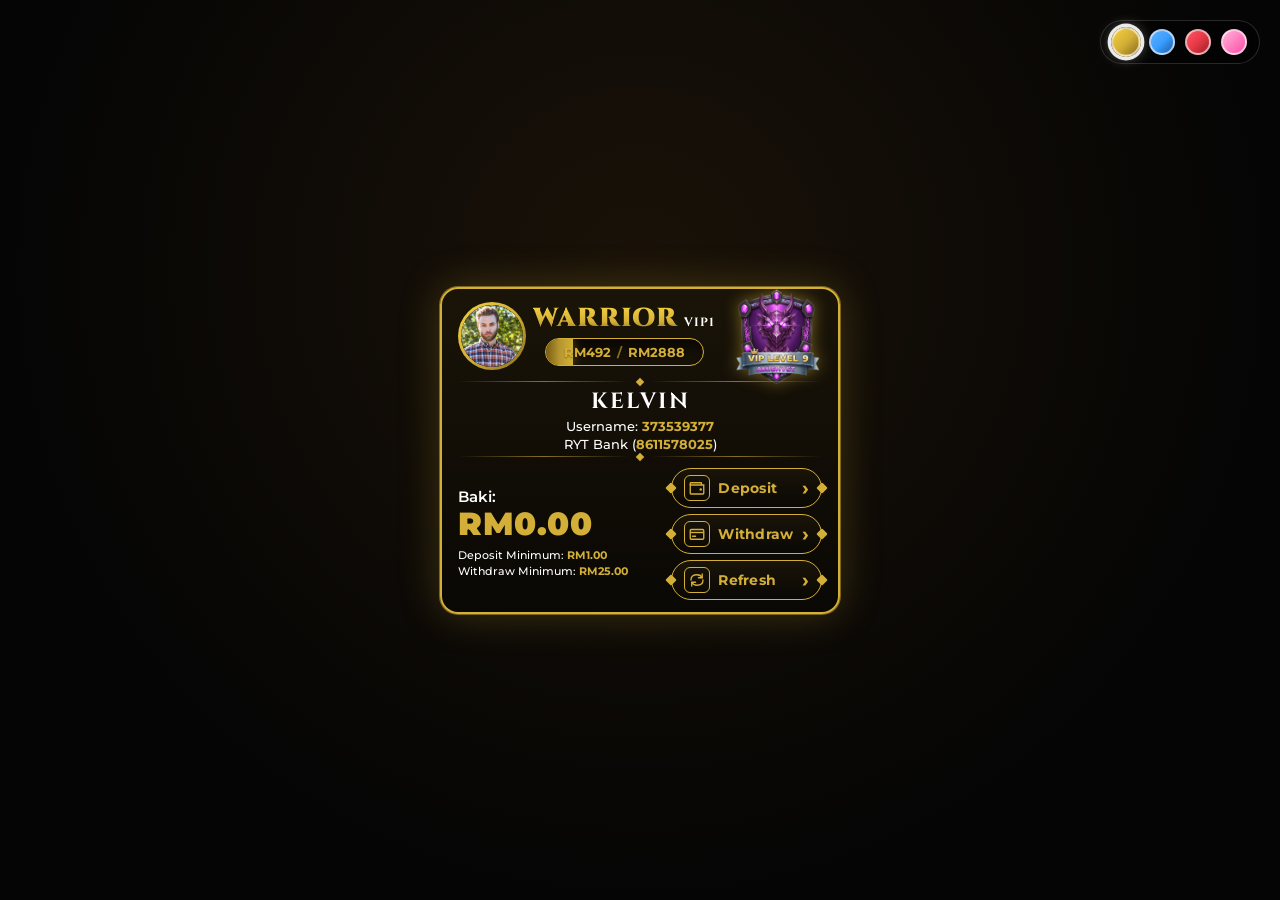
<file: walletpage/mainpage.html>
<!DOCTYPE html>
<html lang="en">
<head>
    <meta charset="UTF-8" />
    <meta name="viewport" content="width=device-width, initial-scale=1.0" />
    <title>Warrior VIP Wallet</title>
    <link rel="preconnect" href="https://fonts.googleapis.com" />
    <link rel="preconnect" href="https://fonts.gstatic.com" crossorigin />
    <link href="https://fonts.googleapis.com/css2?family=Cinzel:wght@600;700;900&family=Montserrat:wght@400;500;600;700;800;900&display=swap" rel="stylesheet" />
    <link rel="stylesheet" href="mainpage.css" />
</head>
<body data-theme="gold">
    <!-- Theme switcher swatches -->
    <div class="theme-switcher" aria-label="Choose theme">
        <button type="button" class="swatch swatch-gold" data-set-theme="gold" aria-label="Gold theme"></button>
        <button type="button" class="swatch swatch-blue" data-set-theme="blue" aria-label="Blue theme"></button>
        <button type="button" class="swatch swatch-red" data-set-theme="red" aria-label="Red theme"></button>
        <button type="button" class="swatch swatch-pink" data-set-theme="pink" aria-label="Pink theme"></button>
    </div>

    <!-- Floating hearts decoration (pink theme only) -->
    <div class="hearts-deco" aria-hidden="true">
        <span class="heart h1">&#10084;</span>
        <span class="heart h2">&#10084;</span>
        <span class="heart h3">&#10084;</span>
        <span class="heart h4">&#10084;</span>
        <span class="heart h5">&#10084;</span>
        <span class="heart h6">&#10084;</span>
    </div>

    <main class="wallet-card">
        <!-- Header band: warrior badge | title + pill | VIP emblem -->
        <header class="wallet-header">
            <div class="warrior-badge">
                <div class="warrior-badge-inner">
                    <img src="assets/profile.png" alt="Profile" class="profile-image" />
                </div>
            </div>

            <div class="title-block">
                <h1 class="title">
                    <span class="title-main">WARRIOR</span>
                    <span class="vip-tag">VIP1</span>
                </h1>
                <div class="progress-pill" data-current="500" data-target="2888">
                    <span class="progress-fill" aria-hidden="true"></span>
                    <span class="progress-pill-content">
                        <span class="rm-current">RM<span class="rm-current-num">0</span></span>
                        <span class="pill-divider">/</span>
                        <span class="rm-target">RM2888</span>
                    </span>
                </div>
            </div>

            <div class="vip-emblem">
                <img src="assets/Vip9.png" alt="VIP Level 9 Amethyst" class="vip-image" />
            </div>
        </header>

        <!-- User info block -->
        <section class="user-info">
            <div class="divider"><span class="diamond"></span></div>
            <h2 class="username-display">KELVIN</h2>
            <p class="info-line">Username: <span class="info-value">373539377</span></p>
            <p class="info-line">RYT Bank (<span class="info-value">8611578025</span>)</p>
            <div class="divider"><span class="diamond"></span></div>
        </section>

        <!-- Balance and actions row -->
        <section class="balance-row">
            <div class="balance-info">
                <p class="baki-label">Baki:</p>
                <p class="baki-amount">RM0.00</p>
                <p class="min-info">Deposit Minimum: <span class="min-value">RM1.00</span></p>
                <p class="min-info">Withdraw Minimum: <span class="min-value">RM25.00</span></p>
            </div>

            <div class="actions">
                <button type="button" class="action-btn deposit">
                    <span class="action-icon">
                        <svg viewBox="0 0 24 24" xmlns="http://www.w3.org/2000/svg">
                            <path d="M3 8 L21 8 L21 19 Q21 20 20 20 L4 20 Q3 20 3 19 Z"
                                  fill="none" stroke="currentColor" stroke-width="1.8" />
                            <path d="M3 8 L3 6 Q3 5 4 5 L17 5 Q18 5 18 6 L18 8"
                                  fill="none" stroke="currentColor" stroke-width="1.8" />
                            <circle cx="17" cy="14" r="1.6" fill="currentColor" />
                        </svg>
                    </span>
                    <span class="action-label">Deposit</span>
                    <span class="chevron" aria-hidden="true">&rsaquo;</span>
                </button>

                <button type="button" class="action-btn withdraw">
                    <span class="action-icon">
                        <svg viewBox="0 0 24 24" xmlns="http://www.w3.org/2000/svg">
                            <rect x="3" y="6" width="18" height="13" rx="1.5"
                                  fill="none" stroke="currentColor" stroke-width="1.8" />
                            <path d="M3 10 L21 10" stroke="currentColor" stroke-width="1.8" />
                            <path d="M6 15 L10 15" stroke="currentColor"
                                  stroke-width="1.8" stroke-linecap="round" />
                        </svg>
                    </span>
                    <span class="action-label">Withdraw</span>
                    <span class="chevron" aria-hidden="true">&rsaquo;</span>
                </button>

                <button type="button" class="action-btn refresh">
                    <span class="action-icon">
                        <svg viewBox="0 0 24 24" xmlns="http://www.w3.org/2000/svg">
                            <path d="M4 12 Q4 5 12 5 Q17 5 19 9"
                                  fill="none" stroke="currentColor" stroke-width="1.8" stroke-linecap="round" />
                            <path d="M19 4 L19 9 L14 9" fill="none" stroke="currentColor"
                                  stroke-width="1.8" stroke-linecap="round" stroke-linejoin="round" />
                            <path d="M20 12 Q20 19 12 19 Q7 19 5 15"
                                  fill="none" stroke="currentColor" stroke-width="1.8" stroke-linecap="round" />
                            <path d="M5 20 L5 15 L10 15" fill="none" stroke="currentColor"
                                  stroke-width="1.8" stroke-linecap="round" stroke-linejoin="round" />
                        </svg>
                    </span>
                    <span class="action-label">Refresh</span>
                    <span class="chevron" aria-hidden="true">&rsaquo;</span>
                </button>
            </div>
        </section>
    </main>

    <script src="mainpage.js"></script>
</body>
</html>
</file>
<file: style.css>
* {
    box-sizing: border-box;
    margin: 0;
    padding: 0;
}

html,
body {
    height: 100%;
}

body {
    font-family: -apple-system, BlinkMacSystemFont, "Segoe UI", Roboto, "Helvetica Neue", Arial, sans-serif;
    background: #0d0f1a;
    color: #e7e9f3;
    line-height: 1.6;
    min-height: 100vh;
    display: flex;
    flex-direction: column;
}

.container {
    max-width: 1200px;
    margin: 0 auto;
    padding: 0 24px;
    width: 100%;
}

.hero {
    padding: 80px 0 60px;
    background:
        radial-gradient(circle at 20% 20%, rgba(124, 92, 255, 0.25), transparent 50%),
        radial-gradient(circle at 80% 0%, rgba(255, 92, 168, 0.18), transparent 50%),
        linear-gradient(180deg, #141729 0%, #0d0f1a 100%);
    border-bottom: 1px solid rgba(255, 255, 255, 0.06);
    text-align: center;
}

.hero h1 {
    font-size: clamp(2rem, 5vw, 3.5rem);
    font-weight: 700;
    background: linear-gradient(90deg, #a98bff, #ff7ec1);
    -webkit-background-clip: text;
    background-clip: text;
    -webkit-text-fill-color: transparent;
    margin-bottom: 12px;
    letter-spacing: -0.02em;
}

.subtitle {
    font-size: 1.05rem;
    color: #a4a8bd;
    max-width: 620px;
    margin: 0 auto;
}

main.container {
    flex: 1;
    padding-top: 56px;
    padding-bottom: 56px;
}

.grid {
    display: grid;
    grid-template-columns: repeat(auto-fit, minmax(280px, 1fr));
    gap: 24px;
}

.card {
    background: #181b2e;
    border: 1px solid rgba(255, 255, 255, 0.06);
    border-radius: 16px;
    overflow: hidden;
    transition: transform 0.25s ease, border-color 0.25s ease, box-shadow 0.25s ease;
    display: flex;
    flex-direction: column;
}

.card:hover {
    transform: translateY(-4px);
    border-color: rgba(169, 139, 255, 0.4);
    box-shadow: 0 20px 40px -20px rgba(124, 92, 255, 0.4);
}

.card-thumb {
    height: 160px;
    display: flex;
    align-items: flex-start;
    justify-content: flex-end;
    padding: 16px;
    position: relative;
    overflow: hidden;
}

.card-thumb::after {
    content: "";
    position: absolute;
    inset: 0;
    background: linear-gradient(180deg, transparent 40%, rgba(24, 27, 46, 0.5) 100%);
}

.thumb-wallet {
    background: linear-gradient(135deg, #1e3a8a 0%, #6d28d9 100%);
}

.thumb-vip {
    background: linear-gradient(135deg, #b45309 0%, #dc2626 100%);
}

.thumb-vip2 {
    background: linear-gradient(135deg, #db2777 0%, #7c3aed 100%);
}

.thumb-float {
    background: linear-gradient(135deg, #059669 0%, #0891b2 100%);
}

.thumb-vip-fab {
    background: linear-gradient(135deg, #b45309 0%, #ffc107 100%);
}

.badge {
    position: relative;
    z-index: 1;
    background: rgba(0, 0, 0, 0.35);
    backdrop-filter: blur(8px);
    color: #fff;
    font-size: 0.75rem;
    font-weight: 600;
    text-transform: uppercase;
    letter-spacing: 0.08em;
    padding: 6px 12px;
    border-radius: 999px;
    border: 1px solid rgba(255, 255, 255, 0.15);
}

.card-body {
    padding: 20px 22px 24px;
    display: flex;
    flex-direction: column;
    flex: 1;
}

.card-body h2 {
    font-size: 1.25rem;
    font-weight: 600;
    margin-bottom: 8px;
    color: #f5f6fb;
}

.card-body p {
    color: #a4a8bd;
    font-size: 0.95rem;
    margin-bottom: 20px;
    flex: 1;
}

.btn {
    display: inline-flex;
    align-items: center;
    justify-content: center;
    padding: 10px 18px;
    background: linear-gradient(90deg, #7c5cff 0%, #ff5ca8 100%);
    color: #fff;
    text-decoration: none;
    border-radius: 10px;
    font-weight: 600;
    font-size: 0.95rem;
    transition: opacity 0.2s ease, transform 0.2s ease;
    align-self: flex-start;
}

.btn:hover {
    opacity: 0.9;
    transform: translateX(2px);
}

.site-footer {
    padding: 24px 0;
    border-top: 1px solid rgba(255, 255, 255, 0.06);
    text-align: center;
    color: #6b6f87;
    font-size: 0.875rem;
}

@media (max-width: 600px) {
    .hero {
        padding: 56px 0 40px;
    }

    main.container {
        padding-top: 40px;
        padding-bottom: 40px;
    }
}
</file>
<file: floatingButton/style.css>
:root {
  --cyan: #4ab8ff;
  --cyan-soft: rgba(74, 184, 255, 0.55);
  --cyan-glow: rgba(74, 184, 255, 0.85);
  --pill-fill: linear-gradient(180deg, #0d2872 0%, #051538 100%);
  --pill-fill-hover: linear-gradient(180deg, #143380 0%, #07194a 100%);
  --text: #ffffff;
  --shadow-soft: 0 14px 32px rgba(0, 0, 0, 0.5);
}

* {
  box-sizing: border-box;
}

html,
body {
  margin: 0;
  padding: 0;
  min-height: 100vh;
  font-family:
    "Inter",
    system-ui,
    -apple-system,
    sans-serif;
  background:
    radial-gradient(circle at 20% 25%, #1e3a8a 0%, transparent 55%),
    radial-gradient(circle at 80% 75%, #312e81 0%, transparent 55%),
    linear-gradient(135deg, #060f25 0%, #0a1733 100%);
  color: #e2e8f0;
  overflow-x: hidden;
}

.stage {
  min-height: 100vh;
  display: flex;
  align-items: center;
  justify-content: center;
}

.stage-hint {
  font-size: 13px;
  letter-spacing: 0.16em;
  text-transform: uppercase;
  color: rgba(226, 232, 240, 0.4);
}

/* ============== Variant switcher ============== */
.variant-switch {
  position: fixed;
  top: 20px;
  left: 20px;
  z-index: 1000;
  display: flex;
  gap: 6px;
  padding: 6px;
  background: rgba(8, 14, 30, 0.6);
  border: 1px solid rgba(255, 255, 255, 0.08);
  border-radius: 999px;
  backdrop-filter: blur(12px);
  -webkit-backdrop-filter: blur(12px);
  box-shadow: 0 8px 22px rgba(0, 0, 0, 0.4);
}

.variant-switch button {
  padding: 8px 16px;
  border: none;
  background: transparent;
  color: rgba(226, 232, 240, 0.75);
  border-radius: 999px;
  font-family: inherit;
  font-size: 12px;
  font-weight: 700;
  letter-spacing: 0.06em;
  text-transform: uppercase;
  cursor: pointer;
  transition:
    background 200ms ease,
    color 200ms ease;
}

.variant-switch button:hover {
  color: #fff;
  background: rgba(255, 255, 255, 0.06);
}

.variant-switch button.is-active {
  background: linear-gradient(180deg, #1e3a8a, #0b1d4d);
  color: #fff;
  box-shadow: inset 0 0 12px rgba(74, 184, 255, 0.4);
}

/* ============== Floating button container ============== */
.fab {
  position: fixed;
  left: 28px;
  top: 50%;
  transform: translateY(-50%);
  z-index: 999;
  display: flex;
  align-items: center;
}

/* ============== Trigger (mascot image button) ============== */
.fab-trigger {
  position: relative;
  display: inline-flex;
  align-items: center;
  justify-content: center;
  padding: 0;
  border: none;
  border-radius: 0;
  background: transparent;
  cursor: pointer;
  transition: transform 220ms ease;
}

.fab-trigger-image {
  display: block;
  width: 140px;
  height: auto;
  pointer-events: none;
  user-select: none;
  -webkit-user-drag: none;
}

/* Show only the mascot that matches the active variant */
.fab[data-variant="arc"] .fab-trigger-image--stack {
  display: none;
}
.fab[data-variant="stack"] .fab-trigger-image--arc {
  display: none;
}

.fab-trigger:hover {
  transform: translateY(-2px) scale(1.04);
}
.fab-trigger:active {
  transform: scale(0.97);
}

/* ============== Expanded panel ============== */
.fab-panel {
  position: absolute;
  left: 100%; /* Open to the RIGHT of the trigger */
  top: 50%;
  margin-left: 56px; /* Compact gap; X floats outside the panel */
  width: min(320px, calc(100vw - 220px));
  padding: 12px 0 12px 8px; /* the X floats outside the panel on the left */

  /* No background — pills float on the page */

  opacity: 0;
  visibility: hidden;
  transform: translateY(-50%) translateX(-16px) scale(0.96);
  transform-origin: left center;
  pointer-events: none;
  transition:
    opacity 240ms ease,
    transform 320ms cubic-bezier(0.34, 1.56, 0.64, 1),
    visibility 0s linear 240ms;
}

.fab[data-open="true"] .fab-panel {
  opacity: 1;
  visibility: visible;
  transform: translateY(-50%) translateX(0) scale(1);
  pointer-events: auto;
  transition:
    opacity 240ms ease,
    transform 340ms cubic-bezier(0.34, 1.56, 0.64, 1),
    visibility 0s linear 0s;
}

/* ============== Close button (floats outside the menu on the left) ============== */
.fab-close {
  position: absolute;
  top: 92px;
  left: -50px;
  right: auto;
  width: 42px;
  height: 42px;
  border-radius: 50%;
  border: 2px solid var(--cyan);
  background: rgba(8, 22, 60, 0.55);
  color: var(--text);
  font-size: 22px;
  font-weight: 700;
  line-height: 1;
  display: inline-flex;
  align-items: center;
  justify-content: center;
  cursor: pointer;
  z-index: 10;
  box-shadow:
    0 0 18px var(--cyan-soft),
    inset 0 0 10px rgba(74, 184, 255, 0.2);
  transition:
    transform 220ms ease,
    box-shadow 220ms ease,
    background 220ms ease;
}

.fab-close:hover {
  transform: rotate(90deg) scale(1.08);
  background: rgba(20, 51, 128, 0.7);
  box-shadow:
    0 0 26px var(--cyan-glow),
    inset 0 0 14px rgba(74, 184, 255, 0.3);
}

/* ============== Menu list ============== */
.fab-list {
  list-style: none;
  margin: 0;
  padding: 0;
  display: flex;
  flex-direction: column;
  gap: 14px;
}

.fab-item {
  /* --tx is the per-item horizontal offset that creates the C-arc.
       Top and bottom items curve toward the trigger; middle items stay straight. */
  --tx: 0px;

  position: relative;
  display: flex;
  align-items: center;
  min-height: 60px;
  padding: 6px 42px 6px 76px; /* right: chevron room. left: icon room + breathing space */

  border: 2px solid var(--cyan);
  border-radius: 999px;
  background: var(--pill-fill);
  color: var(--text);
  cursor: pointer;

  box-shadow:
    0 0 18px var(--cyan-soft),
    inset 0 0 22px rgba(74, 184, 255, 0.12),
    0 6px 18px rgba(0, 0, 0, 0.45);

  transition:
    transform 220ms cubic-bezier(0.34, 1.56, 0.64, 1),
    box-shadow 220ms ease,
    background 220ms ease;

  /* Starting state for the open animation: nudged further right + invisible */
  opacity: 0;
  transform: translateX(calc(var(--tx) + 30px));
}

/* C-arc offsets: items 1 & 5 curve LEFT toward the trigger, items 2-4 stay straight
   so they don't collide with the X close button on the left. */
.fab-item:nth-child(1) {
  --tx: -28px;
}
.fab-item:nth-child(2) {
  --tx: 0px;
}
.fab-item:nth-child(3) {
  --tx: 0px;
}
.fab-item:nth-child(4) {
  --tx: 0px;
}
.fab-item:nth-child(5) {
  --tx: -28px;
}

.fab[data-open="true"] .fab-item {
  animation: slide-in 420ms cubic-bezier(0.34, 1.56, 0.64, 1) forwards;
}

.fab[data-open="true"] .fab-item:nth-child(1) {
  animation-delay: 60ms;
}
.fab[data-open="true"] .fab-item:nth-child(2) {
  animation-delay: 120ms;
}
.fab[data-open="true"] .fab-item:nth-child(3) {
  animation-delay: 180ms;
}
.fab[data-open="true"] .fab-item:nth-child(4) {
  animation-delay: 240ms;
}
.fab[data-open="true"] .fab-item:nth-child(5) {
  animation-delay: 300ms;
}

@keyframes slide-in {
  to {
    opacity: 1;
    transform: translateX(var(--tx));
  }
}

.fab-item:hover {
  background: var(--pill-fill-hover);
  box-shadow:
    0 0 28px var(--cyan-glow),
    inset 0 0 28px rgba(74, 184, 255, 0.22),
    0 8px 22px rgba(0, 0, 0, 0.5);
  transform: translateX(calc(var(--tx) - 6px));
}

.fab-item:active {
  transform: translateX(calc(var(--tx) - 3px)) scale(0.98);
}

.fab-item:focus-visible {
  outline: none;
  border-color: #fde047;
  box-shadow:
    0 0 26px rgba(253, 224, 71, 0.55),
    inset 0 0 22px rgba(74, 184, 255, 0.18);
}

/* Icon — circular badge that overflows the left side of the pill */
.fab-icon {
  position: absolute;
  left: -4px;
  top: 50%;
  transform: translateY(-50%);
  width: 60px;
  height: 60px;
  display: inline-flex;
  align-items: center;
  justify-content: center;
  font-size: 32px;
  line-height: 1;

  /* Circular badge with themed border + inner glow */
  border-radius: 50%;
  border: 2px solid var(--cyan);
  background: radial-gradient(circle at 50% 35%, #1e3a8a 0%, #07153e 100%);
  box-shadow:
    0 0 16px var(--cyan-soft),
    inset 0 0 14px rgba(74, 184, 255, 0.2),
    0 4px 8px rgba(0, 0, 0, 0.45);

  transition:
    transform 220ms ease,
    box-shadow 220ms ease,
    border-color 220ms ease;
}

.fab-item:hover .fab-icon {
  transform: translateY(-50%) scale(1.08) rotate(-4deg);
  box-shadow:
    0 0 22px var(--cyan-glow),
    inset 0 0 16px rgba(74, 184, 255, 0.28),
    0 6px 12px rgba(0, 0, 0, 0.5);
}

.fab-label {
  flex: 1;
  font-size: 17px;
  font-weight: 800;
  letter-spacing: 0.01em;
  text-shadow: 0 2px 6px rgba(0, 0, 0, 0.5);
}

/* Chevron — glowing cyan circle on the right */
.fab-chev {
  position: absolute;
  right: 14px;
  top: 50%;
  transform: translateY(-50%);
  width: 30px;
  height: 30px;
  border-radius: 50%;
  border: 1.5px solid var(--cyan);
  background: rgba(8, 22, 60, 0.5);
  color: var(--cyan);
  font-size: 22px;
  font-weight: 700;
  line-height: 1;
  display: inline-flex;
  align-items: center;
  justify-content: center;
  box-shadow:
    0 0 10px var(--cyan-soft),
    inset 0 0 6px rgba(74, 184, 255, 0.25);
  transition:
    transform 220ms ease,
    background 220ms ease,
    color 220ms ease;
  padding-left: 2px; /* visually center the › glyph */
}

.fab-item:hover .fab-chev {
  transform: translateY(-50%) translateX(3px);
  background: var(--cyan);
  color: #051538;
}

/* ============== Tablet (≤ 768px) ============== */
@media (max-width: 768px) {
  .fab {
    left: 16px;
  }
  .fab-trigger-image {
    width: 120px;
  }
  .fab-panel {
    width: min(280px, calc(100vw - 210px));
    margin-left: 52px;
    padding: 10px 0 10px 6px;
  }
  .fab-close {
    top: 84px;
    left: -42px;
    width: 38px;
    height: 38px;
    font-size: 20px;
  }
  .fab-icon {
    width: 54px;
    height: 54px;
    font-size: 28px;
  }
  .fab-label {
    font-size: 14px;
  }
  .fab-item {
    min-height: 54px;
    padding: 5px 38px 5px 68px;
  }
  .fab-chev {
    right: 10px;
    width: 26px;
    height: 26px;
    font-size: 20px;
  }
  .fab-item:nth-child(1),
  .fab-item:nth-child(5) {
    --tx: -22px;
  }
}

/* ============== Mobile (≤ 480px) ============== */
@media (max-width: 480px) {
  .fab {
    left: 10px;
  }
  .fab-trigger-image {
    width: 90px;
  }
  .fab-panel {
    width: calc(100vw - 170px);
    margin-left: 44px;
    padding: 8px 0 8px 4px;
  }
  .fab-close {
    top: 72px;
    left: -36px;
    width: 32px;
    height: 32px;
    font-size: 17px;
  }
  .fab-icon {
    width: 46px;
    height: 46px;
    font-size: 24px;
    left: -2px;
  }
  .fab-label {
    font-size: 13px;
    font-weight: 700;
  }
  .fab-item {
    min-height: 48px;
    padding: 4px 32px 4px 58px;
  }
  .fab-chev {
    right: 8px;
    width: 22px;
    height: 22px;
    font-size: 18px;
  }
  .fab-item:nth-child(1),
  .fab-item:nth-child(5) {
    --tx: -16px;
  }
  /* Variant switcher pinned to top — shrink on small screens */
  .variant-switch {
    top: 12px;
    left: 12px;
    padding: 4px;
  }
  .variant-switch button {
    padding: 6px 10px;
    font-size: 11px;
  }
}

/* ============== Tiny phones / iPhone SE (≤ 380px) ============== */
@media (max-width: 380px) {
  .fab {
    left: 6px;
  }
  .fab-trigger-image {
    width: 72px;
  }
  .fab-panel {
    width: calc(100vw - 140px);
    margin-left: 36px;
    padding: 6px 0 6px 2px;
  }
  .fab-close {
    top: 60px;
    left: -30px;
    width: 28px;
    height: 28px;
    font-size: 15px;
  }
  .fab-icon {
    width: 40px;
    height: 40px;
    font-size: 22px;
  }
  .fab-label {
    font-size: 12px;
  }
  .fab-item {
    min-height: 44px;
    padding: 3px 28px 3px 50px;
  }
  .fab-chev {
    right: 6px;
    width: 20px;
    height: 20px;
    font-size: 16px;
  }
  .fab-item:nth-child(1),
  .fab-item:nth-child(5) {
    --tx: -10px;
  }
}

/* ====================================================================
   STACK · RED variant — black pills with red glow, straight vertical
   ==================================================================== */
.fab[data-variant="stack"] {
  --cyan: #ef4444;
  --cyan-soft: rgba(239, 68, 68, 0.5);
  --cyan-glow: rgba(239, 68, 68, 0.85);
  --pill-fill: linear-gradient(180deg, #0e0303 0%, #050000 100%);
  --pill-fill-hover: linear-gradient(180deg, #1a0606 0%, #0a0202 100%);
}

/* Panel: leave room on the left for the floating X close button */
.fab[data-variant="stack"] .fab-panel {
  width: min(320px, calc(100vw - 220px));
  margin-left: 56px;
  padding: 12px 0 12px 8px;
}

/* Straighten the arc — all items at --tx 0 */
.fab[data-variant="stack"] .fab-item:nth-child(n) {
  --tx: 0px;
}

/* Black pills with red border */
.fab[data-variant="stack"] .fab-item {
  min-height: 66px;
  padding: 6px 46px 6px 84px;
  border-width: 2px;
  box-shadow:
    0 0 20px rgba(239, 68, 68, 0.55),
    inset 0 0 24px rgba(239, 68, 68, 0.12),
    0 6px 18px rgba(0, 0, 0, 0.55);
}

.fab[data-variant="stack"] .fab-item:hover {
  box-shadow:
    0 0 32px rgba(239, 68, 68, 0.85),
    inset 0 0 30px rgba(239, 68, 68, 0.2),
    0 8px 22px rgba(0, 0, 0, 0.6);
}

/* Circular icon badge with red border + inner glow */
.fab[data-variant="stack"] .fab-icon {
  left: -4px;
  width: 64px;
  height: 64px;
  font-size: 34px;
  border: 2.5px solid #ef4444;
  border-radius: 50%;
  background: radial-gradient(circle at 50% 40%, #1c0303 0%, #050000 100%);
  box-shadow:
    0 0 18px rgba(239, 68, 68, 0.7),
    inset 0 0 12px rgba(239, 68, 68, 0.25);
}

/* Bigger, bolder labels */
.fab[data-variant="stack"] .fab-label {
  font-size: 16px;
  font-weight: 800;
}

/* Chevron: bare red arrow, no circle */
.fab[data-variant="stack"] .fab-chev {
  background: transparent;
  border: none;
  box-shadow: none;
  color: #ef4444;
  font-size: 30px;
  width: 24px;
  height: 24px;
  text-shadow: 0 0 10px rgba(239, 68, 68, 0.8);
}

.fab[data-variant="stack"] .fab-item:hover .fab-chev {
  background: transparent;
  color: #fca5a5;
  transform: translateY(-50%) translateX(6px);
}

/* X close button: small red-glowing circle floating to the left of the menu */
.fab[data-variant="stack"] .fab-close {
  top: 90px;
  left: -50px;
  right: auto;
  width: 42px;
  height: 42px;
  font-size: 22px;
  color: #fff;
  background: rgba(20, 4, 4, 0.6);
  border: 2px solid #ef4444;
  z-index: 10;
  box-shadow:
    0 0 18px rgba(239, 68, 68, 0.7),
    inset 0 0 10px rgba(239, 68, 68, 0.2);
}

.fab[data-variant="stack"] .fab-close:hover {
  background: rgba(40, 8, 8, 0.7);
  box-shadow:
    0 0 26px rgba(239, 68, 68, 0.95),
    inset 0 0 14px rgba(239, 68, 68, 0.3);
}

/* Active-state switcher button uses red when stack is selected */
body:has(.fab[data-variant="stack"]) .variant-switch button.is-active {
  background: linear-gradient(180deg, #7f1d1d, #2a0606);
  box-shadow: inset 0 0 12px rgba(239, 68, 68, 0.5);
}

/* ====================================================================
   STACK · RED responsive overrides — match the arc variant breakpoints
   ==================================================================== */

/* Tablet (≤ 768px) */
@media (max-width: 768px) {
  .fab[data-variant="stack"] .fab-panel {
    width: min(280px, calc(100vw - 210px));
    margin-left: 52px;
    padding: 10px 0 10px 4px;
  }
  .fab[data-variant="stack"] .fab-close {
    top: 84px;
    left: -42px;
    width: 38px;
    height: 38px;
    font-size: 20px;
  }
  .fab[data-variant="stack"] .fab-icon {
    width: 56px;
    height: 56px;
    font-size: 30px;
  }
  .fab[data-variant="stack"] .fab-label {
    font-size: 14px;
  }
  .fab[data-variant="stack"] .fab-item {
    min-height: 58px;
    padding: 5px 38px 5px 72px;
  }
}

/* Mobile (≤ 480px) */
@media (max-width: 480px) {
  .fab[data-variant="stack"] .fab-panel {
    width: calc(100vw - 170px);
    margin-left: 44px;
    padding: 8px 0 8px 4px;
  }
  .fab[data-variant="stack"] .fab-close {
    top: 72px;
    left: -36px;
    width: 32px;
    height: 32px;
    font-size: 17px;
  }
  .fab[data-variant="stack"] .fab-icon {
    width: 48px;
    height: 48px;
    font-size: 26px;
    left: -2px;
  }
  .fab[data-variant="stack"] .fab-label {
    font-size: 13px;
  }
  .fab[data-variant="stack"] .fab-item {
    min-height: 52px;
    padding: 4px 32px 4px 62px;
  }
}

/* Tiny phones / iPhone SE (≤ 380px) */
@media (max-width: 380px) {
  .fab[data-variant="stack"] .fab-panel {
    width: calc(100vw - 140px);
    margin-left: 36px;
    padding: 6px 0 6px 2px;
  }
  .fab[data-variant="stack"] .fab-close {
    top: 60px;
    left: -30px;
    width: 28px;
    height: 28px;
    font-size: 15px;
  }
  .fab[data-variant="stack"] .fab-icon {
    width: 42px;
    height: 42px;
    font-size: 22px;
  }
  .fab[data-variant="stack"] .fab-label {
    font-size: 12px;
  }
  .fab[data-variant="stack"] .fab-item {
    min-height: 46px;
    padding: 3px 28px 3px 54px;
  }
}

/* ============== Reduced motion ============== */
@media (prefers-reduced-motion: reduce) {
  .fab-trigger-glow,
  .fab-trigger-image,
  .fab-item,
  .fab-panel,
  .fab-trigger,
  .fab-close,
  .fab-chev,
  .fab-icon {
    animation: none !important;
    transition:
      opacity 120ms ease,
      visibility 0s !important;
  }
  .fab[data-open="true"] .fab-item {
    opacity: 1;
    transform: translateX(var(--tx));
  }
}
</file>
<file: vipRewardFloatingButton/style.css>
:root {
    --bg-0: #060606;
    --bg-1: #0c0a06;
    --gold: #ffc107;
    --gold-soft: #ffd552;
    --gold-deep: #b87b00;
    --text: #f3f3f3;
    --muted: #9a9a9a;

    /* Tunable defaults — overridden per breakpoint below */
    --fab-size: 150px;
    --fab-label-size: 12px;
    --fab-label-pad-x: 18px;
    --fab-label-pad-y: 7px;
    --fab-gap: 10px;
    --fab-right: 36px;
    --bob-travel: 32vh;
    --bob-duration: 12s;
}

* { box-sizing: border-box; margin: 0; padding: 0; }

html, body {
    min-height: 100%;
    background:
        radial-gradient(900px 500px at 80% 30%, rgba(255, 193, 7, 0.08) 0%, transparent 60%),
        radial-gradient(700px 400px at 15% 80%, rgba(184, 123, 0, 0.10) 0%, transparent 60%),
        linear-gradient(180deg, #0a0905 0%, #060606 60%, #0a0805 100%);
    color: var(--text);
    font-family: "Inter", system-ui, sans-serif;
    overflow-x: hidden;
}

body::before {
    content: "";
    position: fixed;
    inset: 0;
    pointer-events: none;
    background:
        radial-gradient(circle, rgba(255, 213, 82, 0.06) 1px, transparent 1.5px) 0 0 / 22px 22px;
    -webkit-mask: radial-gradient(900px 600px at 50% 50%, #000 30%, transparent 80%);
            mask: radial-gradient(900px 600px at 50% 50%, #000 30%, transparent 80%);
    z-index: 0;
}

/* ===================== Stage / demo background ===================== */
.stage {
    position: relative;
    z-index: 1;
    min-height: 100vh;
    min-height: 100dvh;
    display: flex;
    align-items: center;
    justify-content: center;
    padding: 32px;
}
.stage-inner {
    text-align: center;
    max-width: 560px;
}
.stage-title {
    font-family: "Oswald", sans-serif;
    font-weight: 700;
    font-size: clamp(24px, 5vw, 44px);
    letter-spacing: 0.06em;
    text-transform: uppercase;
    background: linear-gradient(180deg, #fff6b8 0%, #ffd552 55%, #b87b00 100%);
    -webkit-background-clip: text;
            background-clip: text;
    color: transparent;
    text-shadow: 0 4px 0 rgba(0, 0, 0, 0.4);
    margin-bottom: 14px;
}
.stage-hint {
    color: var(--muted);
    font-size: clamp(13px, 2.6vw, 15px);
    line-height: 1.55;
}

/* ===================== VIP floating button ===================== */
/* Wrap spans the full right edge of the viewport and pins to a safe right offset.
   Inner link is centered vertically and animated downward to drift from
   right-middle toward right-bottom. */
.vip-fab-wrap {
    position: fixed;
    top: env(safe-area-inset-top, 0px);
    right: max(var(--fab-right), env(safe-area-inset-right, 0px));
    bottom: env(safe-area-inset-bottom, 0px);
    z-index: 999;
    display: flex;
    align-items: center;
    justify-content: flex-end;
    pointer-events: none;
}

.vip-fab {
    pointer-events: auto;
    position: relative;
    display: flex;
    flex-direction: column;
    align-items: center;
    gap: var(--fab-gap);
    text-decoration: none;
    color: inherit;
    cursor: pointer;
    -webkit-tap-highlight-color: transparent;

    /* Drift from middle to bottom (and back) */
    animation: fab-bob var(--bob-duration) ease-in-out infinite;
    will-change: transform;

    /* Hit-area expansion so the whole bob path stays tappable on small screens */
    padding: 4px;
}

/* Soft radial aura hugging the image */
.vip-fab-aura {
    position: absolute;
    top: 4px;
    left: 50%;
    transform: translateX(-50%);
    width: calc(var(--fab-size) * 1.35);
    height: calc(var(--fab-size) * 1.35);
    border-radius: 50%;
    background:
        radial-gradient(closest-side,
            rgba(255, 213, 82, 0.55) 0%,
            rgba(255, 193, 7, 0.22) 40%,
            transparent 70%);
    filter: blur(10px);
    animation: fab-aura 2.6s ease-in-out infinite;
    pointer-events: none;
    z-index: -1;
}

/* Concentric ring pulses */
.vip-fab-rings {
    position: absolute;
    top: 4px;
    left: 50%;
    transform: translateX(-50%);
    width: var(--fab-size);
    height: var(--fab-size);
    pointer-events: none;
    z-index: -1;
}
.ring {
    position: absolute;
    inset: 0;
    border-radius: 50%;
    border: 1.5px solid rgba(255, 213, 82, 0.55);
    box-shadow:
        0 0 16px rgba(255, 193, 7, 0.35),
        inset 0 0 12px rgba(255, 213, 82, 0.25);
    opacity: 0;
    animation: fab-ring 2.8s ease-out infinite;
}
.ring-1 { animation-delay: 0s; }
.ring-2 { animation-delay: 0.9s; }
.ring-3 { animation-delay: 1.8s; }

/* Image container */
.vip-fab-image-wrap {
    position: relative;
    display: inline-flex;
    align-items: center;
    justify-content: center;
    width: var(--fab-size);
    height: var(--fab-size);
}
.vip-fab-image {
    display: block;
    width: 100%;
    height: auto;
    pointer-events: none;
    user-select: none;
    -webkit-user-drag: none;
    filter:
        drop-shadow(0 10px 18px rgba(0, 0, 0, 0.6))
        drop-shadow(0 0 24px rgba(255, 213, 82, 0.55))
        drop-shadow(0 0 48px rgba(255, 193, 7, 0.35));
    animation: fab-glow 2.4s ease-in-out infinite;
    transition: transform 280ms cubic-bezier(0.2, 1.4, 0.3, 1), filter 280ms ease;
}

/* Sparkles around the mascot */
.vip-fab-sparkle {
    position: absolute;
    font-size: calc(var(--fab-size) * 0.1);
    color: #fff6b8;
    text-shadow:
        0 0 8px rgba(255, 213, 82, 0.95),
        0 0 14px rgba(255, 193, 7, 0.7);
    pointer-events: none;
    opacity: 0;
}
.vip-fab-sparkle-1 {
    top: 6%;
    right: 8%;
    animation: fab-sparkle 3s ease-in-out infinite;
    animation-delay: 0.2s;
}
.vip-fab-sparkle-2 {
    top: 40%;
    left: -2%;
    font-size: calc(var(--fab-size) * 0.08);
    animation: fab-sparkle 3s ease-in-out infinite;
    animation-delay: 1.1s;
}
.vip-fab-sparkle-3 {
    bottom: 14%;
    right: 4%;
    font-size: calc(var(--fab-size) * 0.085);
    animation: fab-sparkle 3s ease-in-out infinite;
    animation-delay: 2.0s;
}

/* "VIP Reward System" label below */
.vip-fab-label {
    position: relative;
    padding: var(--fab-label-pad-y) var(--fab-label-pad-x);
    border-radius: 999px;
    background:
        linear-gradient(180deg, rgba(255, 224, 122, 0.95) 0%, rgba(241, 179, 0, 0.95) 100%);
    border: 1px solid rgba(255, 213, 82, 0.7);
    box-shadow:
        inset 0 1px 0 rgba(255, 255, 255, 0.55),
        0 8px 18px -6px rgba(255, 193, 7, 0.5),
        0 0 18px rgba(255, 193, 7, 0.35);
    transition: box-shadow 280ms ease, transform 280ms ease;
    overflow: hidden;
    max-width: calc(100vw - 2 * var(--fab-right) - 16px);
}
.vip-fab-label::before {
    content: "";
    position: absolute;
    inset: 0;
    border-radius: inherit;
    background: linear-gradient(
        110deg,
        transparent 35%,
        rgba(255, 255, 255, 0.55) 50%,
        transparent 65%
    );
    background-size: 200% 100%;
    background-position: 200% 0;
    animation: label-sheen 3.6s linear infinite;
    pointer-events: none;
    mix-blend-mode: screen;
}
.vip-fab-label-text {
    position: relative;
    z-index: 1;
    font-family: "Oswald", sans-serif;
    font-weight: 700;
    font-size: var(--fab-label-size);
    letter-spacing: 0.16em;
    text-transform: uppercase;
    color: #1a1100;
    text-shadow: 0 1px 0 rgba(255, 255, 255, 0.35);
    white-space: nowrap;
}

/* Hover / focus / press */
.vip-fab:hover .vip-fab-image,
.vip-fab:focus-visible .vip-fab-image {
    transform: scale(1.06) rotate(-2deg);
    filter:
        drop-shadow(0 14px 22px rgba(0, 0, 0, 0.7))
        drop-shadow(0 0 32px rgba(255, 213, 82, 0.85))
        drop-shadow(0 0 64px rgba(255, 193, 7, 0.55));
}
.vip-fab:hover .vip-fab-label {
    transform: translateY(-1px);
    box-shadow:
        inset 0 1px 0 rgba(255, 255, 255, 0.6),
        0 12px 24px -6px rgba(255, 193, 7, 0.65),
        0 0 28px rgba(255, 193, 7, 0.55);
}
.vip-fab:focus-visible {
    outline: none;
}
.vip-fab:focus-visible .vip-fab-image {
    filter:
        drop-shadow(0 14px 22px rgba(0, 0, 0, 0.7))
        drop-shadow(0 0 0 3px rgba(255, 213, 82, 0.9))
        drop-shadow(0 0 28px rgba(255, 213, 82, 0.7));
}
.vip-fab:active .vip-fab-image {
    transform: scale(0.97);
    transition-duration: 80ms;
}

/* ===================== Keyframes ===================== */
/* Drift from middle (rest) to a position closer to the bottom edge.
   Travel distance is driven by --bob-travel which is responsive. */
@keyframes fab-bob {
    0%, 100% { transform: translateY(0); }
    50%      { transform: translateY(var(--bob-travel)); }
}
@keyframes fab-glow {
    0%, 100% {
        filter:
            drop-shadow(0 10px 18px rgba(0, 0, 0, 0.6))
            drop-shadow(0 0 22px rgba(255, 213, 82, 0.5))
            drop-shadow(0 0 44px rgba(255, 193, 7, 0.32));
    }
    50% {
        filter:
            drop-shadow(0 12px 22px rgba(0, 0, 0, 0.65))
            drop-shadow(0 0 34px rgba(255, 213, 82, 0.85))
            drop-shadow(0 0 68px rgba(255, 193, 7, 0.5));
    }
}
@keyframes fab-aura {
    0%, 100% { opacity: 0.7; transform: translateX(-50%) scale(1); }
    50%      { opacity: 1;   transform: translateX(-50%) scale(1.08); }
}
@keyframes fab-ring {
    0%   { opacity: 0;    transform: scale(0.6); }
    20%  { opacity: 0.75; }
    100% { opacity: 0;    transform: scale(1.4); }
}
@keyframes fab-sparkle {
    0%, 100% { opacity: 0;   transform: scale(0.6) rotate(0deg); }
    35%      { opacity: 1;   transform: scale(1.1) rotate(20deg); }
    70%      { opacity: 0.4; transform: scale(0.9) rotate(-10deg); }
}
@keyframes label-sheen {
    0%   { background-position: 200% 0; }
    100% { background-position: -200% 0; }
}

/* =====================================================
   RESPONSIVE — token overrides per breakpoint
   ===================================================== */

/* Large desktop ≥1440 — keep defaults but slightly bigger travel */
@media (min-width: 1440px) {
    :root { --bob-travel: 34vh; --fab-right: 48px; }
}

/* Laptop / small desktop */
@media (max-width: 1280px) {
    :root {
        --fab-size: 140px;
        --fab-right: 32px;
        --bob-travel: 30vh;
    }
}

/* Tablet */
@media (max-width: 1024px) {
    :root {
        --fab-size: 124px;
        --fab-right: 26px;
        --fab-label-size: 11.5px;
        --fab-label-pad-x: 16px;
        --bob-travel: 28vh;
        --bob-duration: 11s;
    }
}

/* Large phones */
@media (max-width: 768px) {
    :root {
        --fab-size: 108px;
        --fab-right: 18px;
        --fab-gap: 8px;
        --fab-label-size: 11px;
        --fab-label-pad-x: 14px;
        --fab-label-pad-y: 6px;
        --bob-travel: 26vh;
    }
}

/* Standard phones */
@media (max-width: 560px) {
    :root {
        --fab-size: 96px;
        --fab-right: 14px;
        --fab-label-size: 10.5px;
        --fab-label-pad-x: 13px;
        --bob-travel: 24vh;
        --bob-duration: 10s;
    }
}

/* Small phones (iPhone SE, Galaxy Fold cover, etc.) */
@media (max-width: 400px) {
    :root {
        --fab-size: 84px;
        --fab-right: 10px;
        --fab-gap: 7px;
        --fab-label-size: 10px;
        --fab-label-pad-x: 11px;
        --fab-label-pad-y: 5px;
        --bob-travel: 22vh;
    }
}

/* Tiny phones (≤360 px, foldable cover screens) */
@media (max-width: 360px) {
    :root {
        --fab-size: 76px;
        --fab-right: 8px;
        --fab-label-size: 9.5px;
        --fab-label-pad-x: 10px;
        --bob-travel: 20vh;
    }
}

/* Very tiny (≤320 px) */
@media (max-width: 320px) {
    :root {
        --fab-size: 68px;
        --fab-right: 6px;
        --fab-label-size: 9px;
        --fab-label-pad-x: 9px;
        --bob-travel: 18vh;
    }
}

/* Short viewports (landscape phones, split-screen) — cap bob so the button
   never escapes the visible area when there is little vertical room. */
@media (max-height: 700px) {
    :root { --bob-travel: 22vh; }
}
@media (max-height: 560px) {
    :root {
        --fab-size: 78px;
        --bob-travel: 16vh;
        --bob-duration: 9s;
    }
}
@media (max-height: 440px) {
    :root {
        --fab-size: 64px;
        --fab-label-size: 9px;
        --fab-label-pad-x: 9px;
        --fab-label-pad-y: 4px;
        --fab-gap: 5px;
        --bob-travel: 12vh;
    }
}

/* ===================== Reduced motion ===================== */
@media (prefers-reduced-motion: reduce) {
    .vip-fab,
    .vip-fab-image,
    .vip-fab-aura,
    .ring,
    .vip-fab-sparkle,
    .vip-fab-label::before {
        animation: none !important;
    }
    .vip-fab-sparkle { opacity: 0.6; }
}
</file>
<file: vip reward/style-v2.css>
:root {
  --bg: #060606;
  --bg-2: #0c0c0c;
  --panel: #0f0f0f;
  --panel-2: #141414;
  --line: #1d1d1d;
  --line-2: #2a2419;
  --muted: #9a9a9a;
  --muted-2: #cfcfcf;
  --text: #f3f3f3;
  --gold: #ffc107;
  --gold-2: #f1b300;
  --gold-deep: #b87b00;
  --gold-soft: #ffd552;
}

* {
  box-sizing: border-box;
}
html,
body {
  margin: 0;
  padding: 0;
  background: var(--bg);
}
body {
  color: var(--text);
  font-family: "Inter", system-ui, sans-serif;
  min-height: 100vh;
}
.wrap {
  max-width: 100%;
  margin: 0 auto;
  padding: 18px 32px 60px;
}

/* ===================== TOP BAR ===================== */
.topbar {
  display: flex;
  align-items: center;
  justify-content: space-between;
  gap: 18px;
  padding-bottom: 18px;
  border-bottom: 1px solid var(--gold);
}
.logo {
  width: 70px;
  height: 60px;
  border: 1.5px solid var(--gold);
  border-radius: 6px;
  display: flex;
  align-items: center;
  justify-content: center;
  flex-direction: column;
  font-family: "Oswald", sans-serif;
  color: var(--gold);
  font-weight: 700;
  line-height: 1;
  background: rgba(0, 0, 0, 0.5);
}
.logo .top {
  font-size: 22px;
  letter-spacing: 0.02em;
}
.logo .top sup {
  font-size: 11px;
  vertical-align: super;
  margin: 0 1px;
  color: var(--gold);
}
.logo .bot {
  font-size: 14px;
  letter-spacing: 0.12em;
  margin-top: 2px;
}

.nav {
  display: flex;
  gap: 30px;
  align-items: center;
  flex: 1;
  justify-content: center;
}
.nav a {
  display: flex;
  align-items: center;
  gap: 8px;
  color: #fff;
  font-family: "Oswald", sans-serif;
  font-weight: 600;
  font-size: 14px;
  letter-spacing: 0.12em;
  text-decoration: none;
  padding: 6px 0;
  border-bottom: 2px solid transparent;
  transition:
    color 0.15s ease,
    border-color 0.15s ease;
}
.nav a:hover {
  color: var(--gold);
}
.nav a.active {
  color: var(--gold);
  border-bottom-color: var(--gold);
}
.nav a svg {
  width: 18px;
  height: 18px;
}
.nav a .nav-crown {
  width: 22px;
  height: 18px;
  object-fit: contain;
  display: block;
}

.top-actions {
  display: flex;
  gap: 10px;
  align-items: center;
}

/* ===================== THEME TOGGLE ===================== */
.theme-toggle {
  width: 38px;
  height: 38px;
  border-radius: 50%;
  border: 1.5px solid var(--gold);
  background: rgba(0, 0, 0, 0.5);
  color: var(--gold);
  display: inline-flex;
  align-items: center;
  justify-content: center;
  cursor: pointer;
  padding: 0;
  transition:
    background 0.15s ease,
    color 0.15s ease,
    transform 0.15s ease,
    border-color 0.15s ease;
}
.theme-toggle:hover {
  transform: translateY(-1px);
  background: rgba(255, 193, 7, 0.08);
}
.theme-toggle svg {
  width: 18px;
  height: 18px;
  display: block;
}
.theme-toggle .icon-sun {
  display: block;
}
.theme-toggle .icon-moon {
  display: none;
}
[data-theme="light"] .theme-toggle .icon-sun {
  display: none;
}
[data-theme="light"] .theme-toggle .icon-moon {
  display: block;
}
.btn {
  font-family: "Oswald", sans-serif;
  font-weight: 700;
  font-size: 13px;
  letter-spacing: 0.15em;
  padding: 11px 22px;
  border-radius: 4px;
  cursor: pointer;
  border: 1.5px solid var(--gold);
  transition:
    transform 0.15s ease,
    background 0.15s ease;
}
.btn-outline {
  background: transparent;
  color: #fff;
}
.btn-outline:hover {
  background: rgba(255, 193, 7, 0.08);
}
.btn-primary {
  background: linear-gradient(180deg, #ffd552 0%, #f1b300 100%);
  color: #1a1100;
  box-shadow:
    0 4px 14px -6px rgba(255, 193, 7, 0.5),
    inset 0 1px 0 rgba(255, 255, 255, 0.5);
}
.btn-primary:hover {
  transform: translateY(-1px);
}

/* ===================== HERO ===================== */
.hero {
  --art-w: 410px;
  --art-h: 370px;
  --art-shift: 40px;
  position: relative;
  margin-top: 0;
  padding: 10px 30px;
  background: linear-gradient(180deg, #0a1408 0%, #050805 100%);
  border-bottom: 1px solid var(--gold);
  overflow: hidden;
  text-align: center;
}
/* Dot pattern in top-right */
.hero::before {
  content: "";
  position: absolute;
  inset: 0;
  pointer-events: none;
  background: radial-gradient(
      circle,
      rgba(160, 220, 90, 0.22) 1px,
      transparent 1.5px
    )
    0 0/14px 14px;
  -webkit-mask: radial-gradient(
    circle at 100% 0%,
    #000 0%,
    #000 30%,
    transparent 55%
  );
  mask: radial-gradient(circle at 100% 0%, #000 0%, #000 30%, transparent 55%);
  opacity: 0.75;
  z-index: 1;
}
/* Glowing curved arc in top-right */
.hero::after {
  content: "";
  position: absolute;
  pointer-events: none;
  top: -120%;
  right: -40%;
  width: 130%;
  aspect-ratio: 1 / 1;
  border-radius: 50%;
  border: 1.5px solid rgba(160, 230, 90, 0.55);
  box-shadow:
    0 0 24px rgba(160, 230, 90, 0.35),
    inset 0 0 60px rgba(160, 230, 90, 0.18);
  z-index: 1;
}

.hero-inner {
  position: relative;
  z-index: 2;
  display: grid;
  grid-template-columns: var(--art-w) auto var(--art-w);
  justify-content: center;
  align-items: center;
  gap: 0;
  min-height: var(--art-h);
}
.hero-art-left,
.hero-art-right {
  position: relative;
  height: var(--art-h);
  display: flex;
  align-items: center;
}
.hero-art-left {
  justify-content: flex-end;
}
.hero-art-right {
  justify-content: flex-start;
}
.hero-art-left img,
.hero-art-right img {
  width: var(--art-w);
  height: var(--art-h);
  object-fit: contain;
  filter: drop-shadow(0 18px 26px rgba(0, 0, 0, 0.7));
}
.hero-art-left img {
  object-position: right center;
  transform: translateX(var(--art-shift));
}
.hero-art-right img {
  object-position: left center;
  transform: translateX(calc(-1 * var(--art-shift)));
}

.hero-center {
  text-align: center;
  position: relative;
  padding: 0 8px;
  z-index: 3;
}
.crown-emblem {
  width: 52px;
  height: 44px;
  margin: 0 auto 4px;
  display: block;
  object-fit: contain;
  filter: drop-shadow(0 3px 6px rgba(0, 0, 0, 0.55));
}
.vip-title {
  display: block;
  line-height: 1;
}
.vip-title .vip {
  font-family: "Oswald", sans-serif;
  font-weight: 700;
  font-size: 124px;
  letter-spacing: 0.04em;
  background: linear-gradient(180deg, #f6ff9a 0%, #d8ee44 45%, #8aac10 100%);
  -webkit-background-clip: text;
  background-clip: text;
  color: transparent;
  -webkit-text-stroke: 1px rgba(0, 0, 0, 0.25);
  text-shadow:
    0 6px 0 rgba(0, 0, 0, 0.35),
    0 12px 30px rgba(180, 220, 40, 0.22);
  display: inline-block;
}
.vip-title .rs {
  display: block;
  margin-top: 6px;
  font-family: "Oswald", sans-serif;
  font-weight: 700;
  font-size: 49px;
  letter-spacing: 0.06em;
  background: linear-gradient(180deg, #ffffff 0%, #d2d2d2 60%, #8a8a8a 100%);
  -webkit-background-clip: text;
  background-clip: text;
  color: transparent;
  text-shadow: 0 3px 0 rgba(0, 0, 0, 0.4);
  white-space: nowrap;
}
.tagline {
  margin-top: 14px;
  font-family: "Inter", sans-serif;
  font-weight: 400;
  font-size: 16px;
  color: #d9d9d9;
  line-height: 1.45;
  max-width: 480px;
  margin-left: auto;
  margin-right: auto;
}

/* ===================== SECTION HEAD ===================== */
.section-banner {
  text-align: center;
  margin: 28px 0 18px;
  font-family: "Oswald", sans-serif;
  font-weight: 700;
  font-size: 22px;
  letter-spacing: 0.25em;
  color: var(--gold);
}

/* Gold-strip variant: matches the 100cuci reference — a solid gold band
   with dark text, used as a header bar directly above the benefits table */
.section-banner.banner-strip {
  display: flex;
  align-items: center;
  justify-content: center;
  gap: 14px;
  margin: 28px 0 10px;
  padding: 12px 18px;
  background: linear-gradient(180deg, #ffd552 0%, #f1b300 100%);
  color: #1a1100;
  border-radius: 6px 6px 0 0;
  box-shadow:
    0 6px 14px -10px rgba(255, 193, 7, 0.55),
    inset 0 1px 0 rgba(255, 255, 255, 0.4);
  font-size: 18px;
  letter-spacing: 0.22em;
}
.section-banner.banner-strip .strip-text {
  color: #1a1100;
  text-shadow: 0 1px 0 rgba(255, 255, 255, 0.35);
}
.section-banner.banner-strip .strip-dash {
  color: rgba(26, 17, 0, 0.65);
  letter-spacing: 0;
}
/* When the banner-strip sits directly above the table, merge them into one band */
.section-banner.banner-strip + .table-wrap {
  margin-top: 0;
  border-top-left-radius: 0;
  border-top-right-radius: 0;
}
.section-banner.banner-strip + .table-wrap table.benefit thead th {
  border-radius: 0;
}

/* ===================== PROGRESS PANEL ===================== */
.progress-panel {
  border: 1px solid var(--gold);
  border-radius: 14px;
  background:
    radial-gradient(
      600px 200px at 50% 0%,
      rgba(255, 193, 7, 0.06) 0%,
      transparent 60%
    ),
    repeating-linear-gradient(
      60deg,
      rgba(255, 193, 7, 0.025) 0 1px,
      transparent 1px 18px
    ),
    #0a0a0a;
  padding: 18px;
  display: grid;
  grid-template-columns: 300px minmax(0, 1fr);
  grid-template-areas:
    "stats stats"
    "rank  bonuses";
  gap: 18px;
  align-items: stretch;
}
.progress-stats { grid-area: stats; }
.rank-banner    { grid-area: rank; }
.bonuses        { grid-area: bonuses; }

/* ===================== PROGRESS STATS STRIP ===================== */
.progress-stats {
  display: grid;
  grid-template-columns: 220px minmax(0, 1fr) 220px;
  gap: 14px;
  align-items: stretch;
  min-width: 0;
}

.stat-chip {
  position: relative;
  display: flex;
  flex-direction: column;
  gap: 8px;
  padding: 14px 18px;
  border-radius: 12px;
  background:
    linear-gradient(180deg, rgba(255, 193, 7, 0.04) 0%, transparent 60%),
    linear-gradient(180deg, #181818 0%, #0c0c0c 100%);
  border: 1px solid rgba(255, 193, 7, 0.22);
  box-shadow:
    inset 0 1px 0 rgba(255, 255, 255, 0.04),
    0 10px 24px -18px rgba(0, 0, 0, 0.8);
  transition: border-color 0.25s ease, transform 0.25s ease, box-shadow 0.25s ease;
  min-width: 0;
}
.stat-chip:hover {
  border-color: rgba(255, 193, 7, 0.55);
  transform: translateY(-2px);
  box-shadow:
    inset 0 1px 0 rgba(255, 255, 255, 0.06),
    0 14px 28px -16px rgba(255, 193, 7, 0.35);
}
/* hairline gold accent line on top-left corner */
.stat-chip::before {
  content: "";
  position: absolute;
  top: -1px;
  left: 14px;
  width: 28px;
  height: 2px;
  background: linear-gradient(90deg, var(--gold) 0%, transparent 100%);
  border-radius: 2px;
  pointer-events: none;
}

.chip-label {
  font-family: "Oswald", sans-serif;
  font-weight: 600;
  font-size: 11px;
  letter-spacing: 0.22em;
  text-transform: uppercase;
  color: #b8b8b8;
  text-align: center;
}
.chip-body {
  display: flex;
  align-items: center;
  justify-content: center;
  gap: 12px;
  min-width: 0;
  flex: 1 1 auto;
}
.chip-emblem {
  width: 46px;
  height: 46px;
  object-fit: contain;
  filter:
    drop-shadow(0 4px 8px rgba(0, 0, 0, 0.5))
    drop-shadow(0 0 10px rgba(255, 213, 82, 0.25));
  animation: chipEmblemHover 4.2s ease-in-out infinite;
}
.chip-value {
  font-family: "Oswald", sans-serif;
  font-weight: 700;
  font-size: 26px;
  letter-spacing: 0.08em;
  line-height: 1;
  background: linear-gradient(180deg, #fff6b8 0%, #ffd552 55%, #b87b00 100%);
  -webkit-background-clip: text;
          background-clip: text;
  color: transparent;
  text-shadow: 0 2px 0 rgba(0, 0, 0, 0.35);
  white-space: nowrap;
}
.chip-rm {
  font-size: 13px;
  font-weight: 500;
  margin-right: 4px;
  color: var(--gold);
  -webkit-text-fill-color: var(--gold);
}
.chip-cents {
  font-size: 14px;
  font-weight: 500;
  opacity: 0.7;
}

/* --- The wide progress chip in the middle --- */
.stat-progress {
  padding: 14px 20px 16px;
  gap: 10px;
}
.stat-progress .chip-head {
  display: flex;
  align-items: center;
  justify-content: space-between;
  gap: 12px;
  flex-wrap: wrap;
}
.chip-badge {
  display: inline-flex;
  align-items: center;
  gap: 6px;
  padding: 4px 10px;
  font-family: "Oswald", sans-serif;
  font-weight: 700;
  font-size: 10px;
  letter-spacing: 0.18em;
  text-transform: uppercase;
  color: #1a1100;
  background: linear-gradient(180deg, #ffe07a 0%, #f1b300 100%);
  border-radius: 999px;
  border: 1px solid rgba(255, 213, 82, 0.6);
  box-shadow:
    inset 0 1px 0 rgba(255, 255, 255, 0.5),
    0 4px 10px -4px rgba(255, 193, 7, 0.55);
  text-shadow: 0 1px 0 rgba(255, 255, 255, 0.4);
}
.chip-badge::before {
  content: "✦";
  font-size: 11px;
  line-height: 1;
}

/* The progress track itself */
.progress-track {
  position: relative;
  height: 14px;
  margin: 22px 22px 6px;
  border-radius: 999px;
  background:
    linear-gradient(180deg, #050505 0%, #1a1308 100%);
  border: 1px solid rgba(255, 193, 7, 0.18);
  box-shadow:
    inset 0 2px 4px rgba(0, 0, 0, 0.8),
    inset 0 -1px 0 rgba(255, 255, 255, 0.03);
  overflow: visible;
}
.progress-fill {
  position: relative;
  height: 100%;
  width: var(--p, 0%);
  border-radius: 999px;
  background:
    linear-gradient(180deg, #fff6b8 0%, #ffd552 35%, #ffc107 65%, #b87b00 100%);
  box-shadow:
    inset 0 1px 0 rgba(255, 255, 255, 0.55),
    inset 0 -1px 0 rgba(0, 0, 0, 0.25),
    0 0 14px rgba(255, 193, 7, 0.55),
    0 0 28px rgba(255, 193, 7, 0.25);
  overflow: hidden;
  transition: width 1.2s cubic-bezier(0.2, 0.9, 0.25, 1);
}
.progress-shimmer {
  position: absolute;
  inset: 0;
  background: linear-gradient(
    90deg,
    transparent 0%,
    rgba(255, 255, 255, 0.6) 50%,
    transparent 100%
  );
  transform: translateX(-100%);
  animation: progressShimmer 2.8s linear infinite;
}

/* Tier emblem markers anchored at start & end of track */
.progress-marker {
  position: absolute;
  top: 50%;
  display: flex;
  align-items: center;
  justify-content: center;
  width: 42px;
  height: 42px;
  border-radius: 50%;
  background:
    radial-gradient(circle at 50% 35%, #1f1408 0%, #060503 70%);
  border: 1.5px solid var(--gold);
  box-shadow:
    0 0 0 3px rgba(0, 0, 0, 0.6),
    0 0 16px rgba(255, 193, 7, 0.45),
    inset 0 1px 0 rgba(255, 255, 255, 0.1);
  transform: translateY(-50%);
}
.progress-marker img {
  width: 28px;
  height: 28px;
  object-fit: contain;
  filter: drop-shadow(0 2px 4px rgba(0, 0, 0, 0.6));
}
.progress-marker-start { left: -10px; }
.progress-marker-end   { right: -10px; }
.progress-marker-end {
  border-color: #ffd552;
  box-shadow:
    0 0 0 3px rgba(0, 0, 0, 0.6),
    0 0 22px rgba(255, 213, 82, 0.75),
    inset 0 1px 0 rgba(255, 255, 255, 0.15);
  animation: markerPulse 2.6s ease-in-out infinite;
}
.marker-crown {
  position: absolute;
  top: -14px;
  left: 50%;
  transform: translateX(-50%);
  font-size: 13px;
  color: var(--gold);
  text-shadow: 0 0 8px rgba(255, 213, 82, 0.9);
}

.progress-amounts {
  display: flex;
  align-items: flex-start;
  justify-content: space-between;
  gap: 10px;
  margin-top: 8px;
  padding: 0 6px;
  font-family: "Oswald", sans-serif;
  letter-spacing: 0.04em;
}
.amount-block {
  display: flex;
  flex-direction: column;
  gap: 2px;
  min-width: 0;
}
.amount-block-right {
  text-align: right;
  align-items: flex-end;
}
.amount-label {
  font-family: "Oswald", sans-serif;
  font-weight: 600;
  font-size: 10px;
  letter-spacing: 0.22em;
  text-transform: uppercase;
  color: #9a9a9a;
  line-height: 1;
}
.amount-now {
  font-weight: 700;
  font-size: 18px;
  color: var(--gold);
  text-shadow: 0 2px 0 rgba(0, 0, 0, 0.4);
  line-height: 1.1;
}
.amount-now .amount-rm,
.amount-goal .amount-rm {
  font-size: 12px;
  font-weight: 500;
  margin-right: 3px;
  opacity: 0.85;
}
.amount-goal {
  font-weight: 700;
  font-size: 18px;
  color: #e9e9e9;
  line-height: 1.1;
}
.amount-hint {
  display: inline-flex;
  align-items: center;
  gap: 4px;
  margin-top: 2px;
  font-family: "Inter", sans-serif;
  font-weight: 500;
  font-size: 11px;
  letter-spacing: 0.04em;
  color: #8a8a8a;
  text-transform: none;
}
.amount-check {
  display: inline-flex;
  align-items: center;
  justify-content: center;
  width: 14px;
  height: 14px;
  border-radius: 50%;
  background: linear-gradient(180deg, #4cd964 0%, #2faa44 100%);
  color: #ffffff;
  font-size: 9px;
  font-weight: 700;
  line-height: 1;
  box-shadow: 0 2px 6px -2px rgba(76, 217, 100, 0.6);
}

/* --- Per-chip flavors --- */
.stat-level,
.stat-monthly {
  justify-content: center;     /* fill stretched height nicely */
  text-align: center;
}
.stat-level .chip-emblem {
  width: 52px;
  height: 52px;
  filter:
    drop-shadow(0 6px 12px rgba(0, 0, 0, 0.55))
    drop-shadow(0 0 16px rgba(160, 80, 220, 0.55));
}
.stat-level .chip-value {
  font-size: 24px;
  letter-spacing: 0.1em;
}
.stat-monthly .chip-body {
  justify-content: center;
}
.stat-monthly .chip-value {
  font-size: 30px;
  letter-spacing: 0.04em;
}
.stat-monthly .chip-rm {
  font-size: 14px;
  vertical-align: 2px;
}
.stat-monthly .chip-cents {
  font-size: 16px;
  vertical-align: 2px;
  margin-left: 1px;
}

/* ----- Animations ----- */
@keyframes progressShimmer {
  0%   { transform: translateX(-100%); }
  60%  { transform: translateX(220%); }
  100% { transform: translateX(220%); }
}
@keyframes markerPulse {
  0%, 100% {
    box-shadow:
      0 0 0 3px rgba(0, 0, 0, 0.6),
      0 0 16px rgba(255, 213, 82, 0.55),
      inset 0 1px 0 rgba(255, 255, 255, 0.12);
  }
  50% {
    box-shadow:
      0 0 0 3px rgba(0, 0, 0, 0.6),
      0 0 28px rgba(255, 213, 82, 0.95),
      inset 0 1px 0 rgba(255, 255, 255, 0.2);
  }
}
@keyframes chipEmblemHover {
  0%, 100% { transform: translateY(0) rotate(0deg); }
  50%      { transform: translateY(-2px) rotate(-2deg); }
}

/* --- Rank Banner (left vertical card on desktop) --- */
.rank-banner {
  position: relative;
  display: flex;
  flex-direction: column;
  align-items: center;
  justify-content: center;
  gap: 18px;
  padding: 32px 28px;
  border-radius: 14px;
  overflow: hidden;
  background:
    radial-gradient(120% 120% at 50% 30%, #6b2a8a 0%, #3d1456 50%, #1a0a2e 100%);
  border: 1px solid rgba(255, 193, 7, 0.35);
  box-shadow:
    0 10px 28px -12px rgba(120, 40, 180, 0.55),
    inset 0 1px 0 rgba(255, 255, 255, 0.06);
  text-align: center;
}
.rank-banner::before {
  content: "";
  position: absolute;
  inset: 0;
  background:
    radial-gradient(circle, rgba(255, 255, 255, 0.08) 1px, transparent 1.5px)
      0 0 / 18px 18px;
  -webkit-mask: linear-gradient(110deg, #000 30%, transparent 80%);
          mask: linear-gradient(110deg, #000 30%, transparent 80%);
  opacity: 0.5;
  pointer-events: none;
}
.rank-banner::after {
  content: "";
  position: absolute;
  inset: 0;
  background: linear-gradient(
    105deg,
    transparent 50%,
    rgba(255, 213, 82, 0.10) 60%,
    rgba(255, 213, 82, 0.20) 64%,
    rgba(255, 213, 82, 0.10) 68%,
    transparent 78%
  );
  pointer-events: none;
}
.rank-banner-text {
  position: relative;
  z-index: 2;
}
.rank-banner-name {
  font-family: "Oswald", sans-serif;
  font-weight: 700;
  font-size: 44px;
  letter-spacing: 0.08em;
  line-height: 1;
  background: linear-gradient(180deg, #fff6b8 0%, #ffd552 50%, #b87b00 100%);
  -webkit-background-clip: text;
          background-clip: text;
  color: transparent;
  text-shadow: 0 3px 0 rgba(0, 0, 0, 0.35);
}
.rank-banner-sub {
  margin-top: 10px;
  display: inline-flex;
  align-items: center;
  gap: 10px;
  font-family: "Oswald", sans-serif;
  font-weight: 600;
  font-size: 15px;
  letter-spacing: 0.4em;
  color: #f0e8ff;
}
.rank-banner-sub::before,
.rank-banner-sub::after {
  content: "★";
  color: var(--gold);
  font-size: 12px;
}
.rank-banner-art {
  position: relative;
  z-index: 2;
  display: flex;
  justify-content: center;
  align-items: center;
}
.rank-emblem {
  width: 170px;
  height: 170px;
  display: block;
  object-fit: contain;
  filter:
    drop-shadow(0 10px 22px rgba(0, 0, 0, 0.55))
    drop-shadow(0 0 30px rgba(255, 213, 82, 0.35));
  transform-origin: center bottom;
  animation: crownHover 5s ease-in-out infinite;
  transition: transform 0.35s cubic-bezier(0.2, 1.4, 0.3, 1), filter 0.35s ease;
}
.rank-banner:hover .rank-emblem {
  transform: translateY(-4px) scale(1.05) rotate(-3deg);
  filter:
    drop-shadow(0 14px 24px rgba(0, 0, 0, 0.7))
    drop-shadow(0 0 40px rgba(255, 213, 82, 0.55));
}

/* --- Bonus grid (2 top + 1 wide; sits in right column on desktop) --- */
.bonuses {
  display: grid;
  grid-template-columns: minmax(0, 1fr) minmax(0, 1fr);
  grid-auto-rows: 1fr;
  gap: 14px;
  align-content: stretch;
  min-width: 0;
}
.bonus {
  display: flex;
  align-items: center;
  justify-content: space-between;
  gap: 14px;
  padding: 18px 20px;
  border-radius: 12px;
  background: linear-gradient(180deg, #181818 0%, #0e0e0e 100%);
  border: 1px solid rgba(255, 193, 7, 0.22);
  transition: transform 0.2s ease, border-color 0.2s ease,
    box-shadow 0.2s ease;
  min-width: 0;
  overflow: hidden;
}
.bonus:hover {
  transform: translateY(-2px);
  border-color: rgba(255, 193, 7, 0.5);
  box-shadow: 0 10px 24px -14px rgba(255, 193, 7, 0.45);
}
/* Small (top-row) bonus cards: horizontal at desktop — label/amount on left, compact Claim button on right */
@media (min-width: 821px) {
  .bonus:not(.bonus-wide) {
    flex-direction: row;
    align-items: center;
    justify-content: space-between;
    text-align: left;
  }
  .bonus:not(.bonus-wide) .bonus-text {
    gap: 4px;
  }
  .bonus:not(.bonus-wide) .bonus-action {
    min-width: 88px;
    padding: 8px 18px;
    font-size: 12px;
    letter-spacing: 0.14em;
  }
}

.bonus-wide {
  grid-column: 1 / -1;
  flex-wrap: wrap;
  gap: 10px 16px;
  align-items: center;
}
.bonus-wide .bonus-text {
  flex: 1 1 200px;
  min-width: 0;
}
.bonus-wide .bonus-amt {
  flex: 0 0 auto;
  order: 2;
}
.bonus-wide .bonus-gift {
  order: 3;
  margin-left: auto;
}
.bonus-gift {
  flex: 0 0 auto;
  width: 64px;
  height: 64px;
  pointer-events: none;
  filter: drop-shadow(0 8px 14px rgba(0, 0, 0, 0.45));
  transform: rotate(-6deg);
  transition: transform 0.35s cubic-bezier(0.2, 1.4, 0.3, 1);
}
.bonus-gift svg {
  width: 100%;
  height: 100%;
  display: block;
}
.bonus-wide:hover .bonus-gift {
  transform: rotate(-2deg) scale(1.06);
}
.bonus-text {
  display: flex;
  flex-direction: column;
  gap: 6px;
  min-width: 0;
  flex: 1 1 auto;
}
.bonus-label {
  font-family: "Oswald", sans-serif;
  font-weight: 600;
  font-size: 15px;
  letter-spacing: 0.14em;
  color: #ffffff;
  text-transform: uppercase;
}
.bonus-rm {
  font-family: "Oswald", sans-serif;
  font-weight: 500;
  font-size: 16px;
  color: var(--gold);
  margin-right: 4px;
}
.bonus-amt {
  font-family: "Oswald", sans-serif;
  font-weight: 700;
  font-size: 26px;
  color: var(--gold);
  line-height: 1.1;
  text-shadow: 0 2px 0 rgba(0, 0, 0, 0.5);
}
.bonus-amt-lg {
  font-size: 30px;
}
.bonus-hint {
  font-family: "Inter", sans-serif;
  font-size: 13px;
  color: #b8b8b8;
}
.bonus-link {
  color: var(--gold);
  text-decoration: none;
  font-weight: 600;
}
.bonus-link:hover {
  text-decoration: underline;
}
.bonus-action {
  flex: 0 0 auto;
  display: inline-flex;
  align-items: center;
  justify-content: center;
  padding: 10px 22px;
  font-family: "Oswald", sans-serif;
  font-weight: 700;
  font-size: 13px;
  letter-spacing: 0.18em;
  text-transform: uppercase;
  border-radius: 999px;
  border: 1px solid transparent;
  cursor: pointer;
  min-width: 110px;
  transition: transform 0.15s ease, background 0.15s ease,
    color 0.15s ease, box-shadow 0.2s ease;
}
.bonus-action.primary {
  background: linear-gradient(180deg, #4cd964 0%, #2faa44 100%);
  color: #ffffff;
  box-shadow:
    0 6px 16px -6px rgba(76, 217, 100, 0.6),
    inset 0 1px 0 rgba(255, 255, 255, 0.3);
}
.bonus-action.primary:hover {
  transform: translateY(-1px);
  box-shadow:
    0 10px 22px -8px rgba(76, 217, 100, 0.7),
    inset 0 1px 0 rgba(255, 255, 255, 0.3);
}
.bonus-action.ghost {
  background: transparent;
  color: #888;
  border-color: #2f2f2f;
  cursor: not-allowed;
}
.bonus-action.outline {
  background: transparent;
  color: var(--gold);
  border-color: var(--gold);
}
.bonus-action.outline:hover {
  background: rgba(255, 193, 7, 0.08);
}
.bonus-action.claimed {
  background: #1a1a1a;
  color: #6a6a6a;
  border-color: #2a2a2a;
  cursor: default;
  box-shadow: none;
}

/* ===================== TIER CHAIN (rank progression) ===================== */
.tier-chain {
  position: relative;
  padding: 6px 0 0;
}
.chain-scroll {
  position: relative;
  width: 100%;
  overflow-x: auto;
  overflow-y: visible;
  -webkit-overflow-scrolling: touch;
  scroll-snap-type: x proximity;
  scrollbar-width: none;
  /* Avoid clipping the hover scale of the rank images */
  padding: 16px 8px 22px;
}
.chain-scroll::-webkit-scrollbar { display: none; }

.chain-track {
  position: relative;
  display: grid;
  grid-template-columns: repeat(9, minmax(0, 1fr));
  gap: 0;
  align-items: start;
  min-width: 100%;
}

.chain-line {
  position: absolute;
  top: 46px; /* aligned to chain-node center (node height / 2) */
  left: 5.5%;
  right: 5.5%;
  height: 2px;
  background: linear-gradient(
    90deg,
    rgba(255, 193, 7, 0) 0%,
    rgba(255, 193, 7, 0.75) 18%,
    var(--gold) 50%,
    rgba(255, 193, 7, 0.75) 82%,
    rgba(255, 193, 7, 0) 100%
  );
  background-size: 200% 100%;
  box-shadow: 0 0 12px rgba(255, 193, 7, 0.45);
  z-index: 0;
  pointer-events: none;
  animation: chainLineFlow 6s linear infinite;
}
@keyframes chainLineFlow {
  0%   { background-position: 0% 0%; }
  100% { background-position: 200% 0%; }
}

.chain-step {
  position: relative;
  z-index: 1;
  display: flex;
  flex-direction: column;
  align-items: center;
  text-align: center;
  padding: 0 4px;
  scroll-snap-align: center;
  transition: transform 0.3s cubic-bezier(0.2, 0.8, 0.2, 1);
}
.chain-step:hover {
  transform: translateY(-3px);
  z-index: 5;
}

.chain-node {
  position: relative;
  width: 92px;
  height: 92px;
  margin: 0 auto 10px;
  border-radius: 50%;
  background: radial-gradient(circle at 50% 35%, #1c1c1c 0%, #050505 85%);
  border: 2px solid rgba(255, 193, 7, 0.35);
  display: flex;
  align-items: center;
  justify-content: center;
  overflow: visible;
  box-shadow:
    0 6px 16px -8px rgba(0, 0, 0, 0.85),
    inset 0 1px 0 rgba(255, 255, 255, 0.04);
  transition:
    transform 0.3s cubic-bezier(0.2, 0.8, 0.2, 1),
    border-color 0.25s ease,
    box-shadow 0.3s ease;
}
.chain-node .rank-img,
.chain-node .level-img {
  position: absolute;
  inset: 6px;
  width: calc(100% - 12px);
  height: calc(100% - 12px);
  display: block;
  object-fit: contain;
  transform-origin: center center;
  will-change: transform, opacity, filter;
}
.chain-node .rank-img {
  filter: drop-shadow(0 4px 10px rgba(0, 0, 0, 0.55));
  transition:
    opacity 0.35s ease,
    transform 0.55s cubic-bezier(0.6, -0.4, 0.4, 1),
    filter 0.35s ease;
  opacity: 1;
  transform: scale(1) rotate(0deg);
}
.chain-node .level-img {
  filter:
    drop-shadow(0 10px 22px rgba(0, 0, 0, 0.6))
    drop-shadow(0 0 0 rgba(255, 200, 60, 0));
  transition:
    opacity 0.5s ease,
    transform 0.7s cubic-bezier(0.34, 1.56, 0.64, 1),
    filter 0.5s ease;
  opacity: 0;
  transform: scale(0.3) rotate(-180deg);
  pointer-events: none;
}
.chain-step:hover .chain-node {
  transform: translateY(-2px) scale(1.05);
  border-color: var(--gold);
  box-shadow:
    0 14px 26px -10px rgba(0, 0, 0, 0.9),
    0 0 0 3px rgba(255, 193, 7, 0.18),
    0 0 30px rgba(255, 193, 7, 0.45);
}
.chain-step:hover .chain-node .rank-img {
  opacity: 0;
  transform: scale(0.4) rotate(180deg);
  transition:
    opacity 0.3s ease,
    transform 0.5s cubic-bezier(0.6, -0.4, 0.4, 1);
}
.chain-step:hover .chain-node .level-img {
  opacity: 1;
  transform: scale(1.5) rotate(0deg);
  filter:
    drop-shadow(0 16px 28px rgba(0, 0, 0, 0.7))
    drop-shadow(0 0 24px rgba(255, 200, 60, 0.45));
  animation: levelImgFloat 2.4s ease-in-out 0.55s infinite;
}
@keyframes levelImgFloat {
  0%, 100% { transform: scale(1.5) rotate(-2deg) translateY(0); }
  50%      { transform: scale(1.55) rotate(2deg)  translateY(-6px); }
}

/* Active tier (the user's current rank) */
.chain-step.active .chain-node {
  border-color: var(--gold);
  box-shadow:
    0 0 0 3px rgba(255, 193, 7, 0.2),
    0 0 26px rgba(255, 193, 7, 0.55),
    inset 0 1px 0 rgba(255, 255, 255, 0.08);
  animation: chainActivePulse 2.6s ease-in-out infinite;
}
@keyframes chainActivePulse {
  0%, 100% {
    box-shadow:
      0 0 0 3px rgba(255, 193, 7, 0.2),
      0 0 22px rgba(255, 193, 7, 0.45),
      inset 0 1px 0 rgba(255, 255, 255, 0.08);
  }
  50% {
    box-shadow:
      0 0 0 4px rgba(255, 193, 7, 0.32),
      0 0 40px rgba(255, 193, 7, 0.75),
      inset 0 1px 0 rgba(255, 255, 255, 0.12);
  }
}
.chain-step.active .chain-name { color: var(--gold); }
.chain-step.active .chain-amt  { color: var(--gold-soft); }

/* Pointer / triangle above the active tier */
.chain-marker {
  position: absolute;
  top: -8px;
  left: 50%;
  width: 0;
  height: 0;
  border-left: 7px solid transparent;
  border-right: 7px solid transparent;
  border-top: 9px solid var(--gold);
  transform: translateX(-50%);
  filter: drop-shadow(0 0 6px rgba(255, 193, 7, 0.7));
  z-index: 4;
  animation: chainMarkerBob 1.8s ease-in-out infinite;
}
@keyframes chainMarkerBob {
  0%, 100% { transform: translateX(-50%) translateY(0); }
  50%      { transform: translateX(-50%) translateY(-4px); }
}

.chain-name {
  font-family: "Oswald", sans-serif;
  font-weight: 700;
  font-size: 13px;
  letter-spacing: 0.16em;
  color: #f0f0f0;
  margin-top: 2px;
}
.chain-sub {
  margin-top: 4px;
  font-family: "Inter", sans-serif;
  font-style: italic;
  font-weight: 500;
  font-size: 11px;
  color: #8a8a8a;
}
.chain-amt {
  margin-top: 2px;
  font-family: "Oswald", sans-serif;
  font-weight: 600;
  font-size: 13px;
  letter-spacing: 0.06em;
  color: #cfcfcf;
}

.chain-hint {
  display: none;
  margin: 4px auto 0;
  text-align: center;
  font-family: "Inter", sans-serif;
  font-size: 11px;
  letter-spacing: 0.12em;
  text-transform: uppercase;
  color: var(--gold);
  opacity: 0.75;
}

/* ===================== TABLE ===================== */
.table-wrap {
  margin-top: 6px;
  border: 1px solid #2a2419;
  border-radius: 6px;
  overflow: hidden;
}
table.benefit {
  width: 100%;
  border-collapse: collapse;
  font-family: "Inter", sans-serif;
}
table.benefit thead th {
  background: linear-gradient(180deg, #ffd552 0%, #f1b300 100%);
  color: #1a1100;
  font-family: "Oswald", sans-serif;
  font-weight: 700;
  font-size: 14px;
  letter-spacing: 0.18em;
  text-align: center;
  padding: 14px 10px;
  border-right: 1px solid rgba(0, 0, 0, 0.15);
}
table.benefit thead th:last-child {
  border-right: none;
}
table.benefit tbody td {
  text-align: center;
  padding: 12px 10px;
  border-bottom: 1px solid #1a1a1a;
  border-right: 1px solid #1a1a1a;
  font-family: "Oswald", sans-serif;
  font-weight: 500;
  font-size: 15px;
  color: #ececec;
  letter-spacing: 0.04em;
  background: #0a0a0a;
}
table.benefit tbody td:last-child {
  border-right: none;
}
table.benefit tbody tr:nth-child(even) td {
  background: #0d0d0d;
}
table.benefit tbody tr:hover td {
  background: linear-gradient(180deg, #ffd552 0%, #f1b300 100%);
  color: #1a1100;
  font-weight: 700;
  border-color: rgba(0, 0, 0, 0.15);
}
table.benefit tbody td.lvl {
  font-weight: 700;
  color: #fff;
  letter-spacing: 0.14em;
}
.dash {
  display: inline-block;
  width: 18px;
  height: 2px;
  background: #5a5a5a;
  vertical-align: middle;
}

/* ===================== TERMS ===================== */
.terms {
  margin-top: 22px;
  border: 1.5px solid var(--gold);
  border-radius: 10px;
  padding: 26px 40px 30px;
  background: #050505;
  position: relative;
}
.terms-title {
  display: flex;
  align-items: center;
  justify-content: center;
  gap: 16px;
  font-family: "Oswald", sans-serif;
  font-weight: 700;
  font-size: 18px;
  letter-spacing: 0.25em;
  color: var(--gold);
  margin: 0 0 24px;
}
.terms-title .terms-line {
  flex: 0 0 auto;
  width: 80px;
  height: 1px;
  background: var(--gold);
  opacity: 0.85;
}
.terms-title .terms-title-text {
  display: inline-block;
}
.terms-grid {
  display: grid;
  grid-template-columns: 1fr 1fr;
  column-gap: 56px;
  row-gap: 18px;
}
.term {
  width: min(100%, 520px);
  display: grid;
  grid-template-columns: 48px minmax(0, 1fr);
  gap: 16px;
  align-items: center;
  justify-self: center;
  padding: 4px 0;
}
.term-icon {
  flex: 0 0 48px;
  width: 48px;
  height: 48px;
  display: flex;
  align-items: center;
  justify-content: center;
  color: var(--gold);
  border-radius: 999px;
  background: radial-gradient(
    circle at 50% 35%,
    rgba(255, 213, 82, 0.18) 0%,
    rgba(255, 193, 7, 0.06) 45%,
    rgba(0, 0, 0, 0) 100%
  );
}
.term-icon svg {
  width: 32px;
  height: 32px;
  fill: none;
  stroke: var(--gold);
  stroke-width: 1.8;
}
.term .txt {
  font-family: "Inter", sans-serif;
  font-size: 14px;
  line-height: 1.45;
  color: #d6d6d6;
  flex: 1;
}

/* ====================================================
   RESPONSIVE — tablet, mobile, small mobile (iPhone SE)
   ==================================================== */

/* Tablet landscape */
@media (max-width: 1024px) {
  .wrap {
    padding: 16px 18px 56px;
  }
  .nav {
    gap: 18px;
  }
  .nav a {
    font-size: 13px;
    letter-spacing: 0.08em;
  }
  .nav a svg {
    width: 16px;
    height: 16px;
  }
  .hero {
    --art-w: 280px;
    --art-h: 280px;
    --art-shift: 26px;
    padding: 10px 24px;
  }
  .crown-emblem {
    width: 42px;
    height: 28px;
  }
  .vip-title .vip {
    font-size: 108px;
  }
  .vip-title .rs {
    font-size: 42px;
    letter-spacing: 0.06em;
  }
  .tagline {
    font-size: 15px;
  }
  .progress-panel {
    grid-template-columns: 260px minmax(0, 1fr);
    gap: 14px;
  }
  .progress-stats {
    grid-template-columns: 190px minmax(0, 1fr) 200px;
    gap: 12px;
  }
  .chip-value { font-size: 20px; }
  .progress-track { margin: 20px 20px 6px; }
  .progress-marker { width: 38px; height: 38px; }
  .progress-marker img { width: 24px; height: 24px; }
  .rank-banner {
    padding: 24px 22px;
  }
  .rank-banner-name {
    font-size: 36px;
  }
  .rank-emblem {
    width: 130px;
    height: 130px;
  }
  .bonus-amt {
    font-size: 22px;
  }
  .bonus-amt-lg {
    font-size: 26px;
  }
  .bonus-gift {
    width: 56px;
    height: 56px;
  }
}

/* Tablet portrait / large phones */
@media (max-width: 820px) {
  .wrap {
    padding: 14px 16px 50px;
  }

  .topbar {
    flex-wrap: wrap;
    gap: 12px;
    row-gap: 14px;
    justify-content: space-between;
    padding-bottom: 14px;
  }
  .nav {
    order: 3;
    flex: 1 1 100%;
    justify-content: center;
    gap: 14px;
    flex-wrap: wrap;
  }
  .nav a {
    font-size: 12px;
    letter-spacing: 0.06em;
    padding: 4px 0;
  }
  .nav a svg {
    width: 15px;
    height: 15px;
  }
  .top-actions {
    gap: 8px;
  }
  .btn {
    padding: 9px 16px;
    font-size: 12px;
    letter-spacing: 0.1em;
  }

  .hero {
    --art-w: 220px;
    --art-h: 220px;
    --art-shift: 0px;
    padding: 20px 14px;
  }
  .hero-inner {
    display: flex;
    flex-direction: column;
    gap: 16px;
    min-height: 0;
  }
  .hero-art-left,
  .hero-art-right {
    height: var(--art-h);
    width: var(--art-w);
    justify-content: center;
  }
  .hero-art-left img,
  .hero-art-right img {
    transform: none;
  }
  .hero-art-right {
    display: none;
  }
  .hero-center {
    max-width: 100%;
    width: 100%;
  }
  .crown-emblem {
    width: 40px;
    height: 26px;
  }
  .vip-title .vip {
    font-size: 92px;
  }
  .vip-title .rs {
    font-size: 32px;
    letter-spacing: 0.05em;
  }
  .tagline {
    font-size: 15px;
    max-width: 460px;
    margin-top: 12px;
  }

  .section-banner {
    font-size: 18px;
    letter-spacing: 0.22em;
    margin: 22px 0 14px;
  }
  .section-banner.banner-strip {
    padding: 10px 14px;
    font-size: 15px;
    letter-spacing: 0.18em;
    gap: 10px;
  }

  .progress-panel {
    grid-template-columns: 1fr;
    grid-template-areas:
      "stats"
      "rank"
      "bonuses";
    padding: 14px;
    gap: 14px;
    align-items: stretch;
  }
  .progress-stats {
    grid-template-columns: minmax(0, 1fr) minmax(0, 1fr);
    grid-template-areas:
      "level   monthly"
      "progress progress";
    gap: 10px;
  }
  .stat-level    { grid-area: level; }
  .stat-monthly  { grid-area: monthly; }
  .stat-progress { grid-area: progress; }
  .stat-chip { padding: 12px 14px; }
  .chip-value { font-size: 19px; }
  .chip-emblem { width: 32px; height: 32px; }
  .progress-track { margin: 20px 22px 8px; height: 12px; }
  .progress-marker { width: 38px; height: 38px; }
  .progress-marker img { width: 24px; height: 24px; }
  .chip-badge { font-size: 9px; padding: 3px 8px; letter-spacing: 0.16em; }
  .amount-now { font-size: 16px; }
  .amount-goal { font-size: 14px; }
  .bonuses {
    grid-auto-rows: auto;
  }
  .rank-banner {
    flex-direction: row;
    justify-content: space-between;
    padding: 20px 22px;
    border-radius: 12px;
    text-align: left;
  }
  .rank-banner-text {
    text-align: left;
  }
  .rank-banner-name {
    font-size: 38px;
  }
  .rank-banner-sub {
    font-size: 14px;
    letter-spacing: 0.32em;
  }
  .rank-emblem {
    width: 120px;
    height: 120px;
  }
  .bonuses {
    grid-template-columns: minmax(0, 1fr) minmax(0, 1fr);
    gap: 12px;
  }
  .bonus {
    padding: 14px 16px;
    gap: 12px;
  }
  .bonus-label {
    font-size: 14px;
    letter-spacing: 0.12em;
  }
  .bonus-rm {
    font-size: 15px;
  }
  .bonus-amt {
    font-size: 22px;
  }
  .bonus-amt-lg {
    font-size: 28px;
  }
  .bonus-hint {
    font-size: 13px;
  }
  .bonus-action {
    min-width: 88px;
    padding: 9px 16px;
    font-size: 12px;
    letter-spacing: 0.14em;
  }
  .bonus-action {
    min-width: 96px;
    padding: 9px 18px;
    font-size: 12px;
  }
  .bonus-gift {
    width: 56px;
    height: 56px;
  }

  /* Chain on tablet: keep 9-column row but let it scroll so each node has room */
  .chain-track {
    grid-template-columns: repeat(9, minmax(110px, 1fr));
    min-width: max(100%, 990px);
  }
  .chain-line {
    top: 42px;
  }
  .chain-node {
    width: 84px;
    height: 84px;
  }
  .chain-hint {
    display: block;
  }

  /* Mobile: keep the table as a table — shrink it so all 4 columns fit */
  table.benefit thead th {
    padding: 10px 6px;
    font-size: 11px;
    letter-spacing: 0.08em;
  }
  table.benefit tbody td {
    padding: 9px 6px;
    font-size: 13px;
  }
  table.benefit tbody td.lvl {
    letter-spacing: 0.08em;
  }

  .terms {
    padding: 20px 18px;
  }
  .terms-grid {
    grid-template-columns: 1fr;
    gap: 12px 0;
  }
  .term {
    width: 100%;
  }
}

/* Phones */
@media (max-width: 560px) {
  .wrap {
    padding: 12px 12px 44px;
  }
  .topbar {
    gap: 10px;
    padding-bottom: 12px;
  }
  .logo {
    width: 56px;
    height: 50px;
  }
  .logo .top {
    font-size: 18px;
  }
  .logo .bot {
    font-size: 11px;
    letter-spacing: 0.1em;
  }
  .top-actions {
    gap: 6px;
  }
  .btn {
    padding: 8px 12px;
    font-size: 11px;
    letter-spacing: 0.08em;
  }

  .nav {
    gap: 10px;
  }
  .nav a {
    font-size: 11px;
    gap: 4px;
  }
  .nav a svg {
    width: 13px;
    height: 13px;
  }

  .hero {
    --art-w: 200px;
    --art-h: 200px;
    padding: 18px 10px;
  }
  .hero-art-left {
    width: var(--art-w);
    height: var(--art-h);
  }
  .crown-emblem {
    width: 36px;
    height: 24px;
  }
  .vip-title .vip {
    font-size: 72px;
  }
  .vip-title .rs {
    font-size: 26px;
    letter-spacing: 0.04em;
    white-space: normal;
  }
  .tagline {
    font-size: 14px;
    margin-top: 10px;
  }

  .section-banner {
    font-size: 15px;
    letter-spacing: 0.16em;
  }
  .section-banner.banner-strip {
    padding: 9px 12px;
    font-size: 13px;
    letter-spacing: 0.14em;
    gap: 8px;
  }
  .section-banner.banner-strip .strip-dash {
    display: none;
  }

  .progress-panel {
    padding: 12px;
    border-radius: 12px;
  }
  .progress-stats {
    grid-template-columns: 1fr;
    grid-template-areas:
      "level"
      "progress"
      "monthly";
    gap: 10px;
  }
  .stat-chip { padding: 12px 14px; gap: 6px; }
  .stat-chip::before { left: 12px; width: 22px; }
  .chip-label { font-size: 10px; letter-spacing: 0.18em; }
  .chip-emblem { width: 30px; height: 30px; }
  .chip-value { font-size: 18px; letter-spacing: 0.06em; }
  .chip-rm { font-size: 12px; }
  .chip-cents { font-size: 12px; }
  .stat-progress { padding: 12px 16px 14px; }
  .stat-progress .chip-head { gap: 8px; }
  .chip-badge { font-size: 9px; padding: 3px 8px; letter-spacing: 0.14em; }
  .progress-track { margin: 18px 18px 6px; height: 11px; }
  .progress-marker { width: 32px; height: 32px; }
  .progress-marker img { width: 20px; height: 20px; }
  .progress-marker-start { left: -8px; }
  .progress-marker-end   { right: -8px; }
  .marker-crown { top: -12px; font-size: 11px; }
  .amount-now { font-size: 15px; }
  .amount-goal { font-size: 13px; }
  .amount-now .amount-rm,
  .amount-goal .amount-rm { font-size: 10px; }
  .rank-banner {
    flex-direction: row;
    justify-content: space-between;
    align-items: center;
    gap: 14px;
    padding: 18px 20px;
    text-align: left;
  }
  .rank-banner-text {
    text-align: left;
    flex: 1 1 auto;
    min-width: 0;
  }
  .rank-banner-art {
    justify-content: flex-end;
    order: 0;
    flex: 0 0 auto;
  }
  .rank-banner-sub {
    margin-left: 0;
    margin-right: 0;
  }
  .rank-banner-name {
    font-size: 34px;
  }
  .rank-emblem {
    width: 100px;
    height: 100px;
  }
  .bonus {
    padding: 14px;
    gap: 10px;
  }
  /* Small (top-row) bonus cards: stack vertically in narrow 2-col grid */
  .bonus:not(.bonus-wide) {
    flex-direction: column;
    align-items: stretch;
    text-align: left;
  }
  .bonus:not(.bonus-wide) .bonus-action {
    align-self: stretch;
    width: 100%;
  }
  /* Wide tier-upgrade: label/hint on top, amount + gift centered side-by-side below */
  .bonus-wide {
    display: grid;
    grid-template-areas:
      "text text"
      "amt  gift";
    grid-template-columns: auto auto;
    justify-content: center;
    align-items: center;
    column-gap: 12px;
    row-gap: 10px;
    flex-wrap: nowrap;
  }
  .bonus-wide .bonus-text {
    grid-area: text;
    justify-self: stretch;
    text-align: left;
    min-width: 0;
  }
  .bonus-wide .bonus-amt {
    grid-area: amt;
    margin: 0;
    align-self: center;
  }
  .bonus-wide .bonus-gift {
    grid-area: gift;
    margin: 0;
    width: 52px;
    height: 52px;
    align-self: center;
  }
  .bonus-label {
    font-size: 13px;
    letter-spacing: 0.1em;
  }
  .bonus-rm {
    font-size: 14px;
  }
  .bonus-amt {
    font-size: 20px;
  }
  .bonus-amt-lg {
    font-size: 24px;
  }
  .bonus-hint {
    font-size: 12px;
  }
  .bonus-action {
    width: 100%;
    padding: 9px 14px;
    font-size: 12px;
    letter-spacing: 0.12em;
  }

  /* Chain on phones: shrink nodes, keep scroll-snap so swipe feels nice */
  .chain-track {
    grid-template-columns: repeat(9, minmax(96px, 1fr));
    min-width: max(100%, 864px);
  }
  .chain-line {
    top: 36px;
  }
  .chain-node {
    width: 72px;
    height: 72px;
  }
  .chain-name {
    font-size: 12px;
    letter-spacing: 0.12em;
  }
  .chain-sub {
    font-size: 10px;
  }
  .chain-amt {
    font-size: 12px;
  }

  /* Phone-sized table: tighter still, all 4 columns must fit */
  table.benefit thead th {
    padding: 8px 4px;
    font-size: 10px;
    letter-spacing: 0.06em;
  }
  table.benefit tbody td {
    padding: 8px 4px;
    font-size: 11px;
  }
  table.benefit tbody td.lvl {
    letter-spacing: 0.05em;
  }

  .terms {
    padding: 20px 16px;
  }
  .terms-title {
    font-size: 15px;
    letter-spacing: 0.16em;
    margin-bottom: 16px;
  }
  .terms-title .terms-line {
    width: 36px;
  }
  .term {
    gap: 12px;
  }
  .term-icon {
    flex: 0 0 44px;
    width: 44px;
    height: 44px;
  }
  .term-icon svg {
    width: 26px;
    height: 26px;
  }
  .term .txt {
    font-size: 13px;
  }
}

/* Small mobile — iPhone SE (375px) and below */
@media (max-width: 400px) {
  .wrap {
    padding: 10px 10px 36px;
  }

  .topbar {
    row-gap: 10px;
  }
  .logo {
    width: 50px;
    height: 44px;
  }
  .logo .top {
    font-size: 16px;
  }
  .logo .bot {
    font-size: 10px;
  }
  .btn {
    padding: 7px 10px;
    font-size: 10px;
    letter-spacing: 0.06em;
  }
  .nav {
    gap: 8px;
  }
  .nav a {
    font-size: 10px;
    letter-spacing: 0.04em;
  }
  .nav a svg {
    width: 12px;
    height: 12px;
  }

  .hero {
    --art-w: 170px;
    --art-h: 170px;
    padding: 14px 8px;
  }
  .hero-art-left {
    width: var(--art-w);
    height: var(--art-h);
  }
  .crown-emblem {
    width: 30px;
    height: 20px;
  }
  .vip-title .vip {
    font-size: 58px;
  }
  .vip-title .rs {
    font-size: 22px;
    letter-spacing: 0.03em;
  }
  .tagline {
    font-size: 12px;
    line-height: 1.4;
    margin-top: 10px;
  }

  .section-banner {
    font-size: 13px;
    letter-spacing: 0.12em;
    margin: 18px 0 12px;
  }

  .progress-panel {
    padding: 10px;
  }
  .rank-banner {
    flex-direction: column;
    align-items: center;
    justify-content: center;
    gap: 4px;
    padding: 16px 14px 14px;
    text-align: center;
  }
  .rank-banner-text {
    text-align: center;
    flex: 0 0 auto;
    width: 100%;
  }
  .rank-banner-art {
    justify-content: center;
    order: -1;
  }
  .rank-banner-sub {
    margin-left: auto;
    margin-right: auto;
  }
  .rank-banner-name {
    font-size: 28px;
    letter-spacing: 0.06em;
  }
  .rank-banner-sub {
    font-size: 12px;
    letter-spacing: 0.26em;
  }
  .rank-emblem {
    width: 88px;
    height: 88px;
  }
  .bonus {
    padding: 12px;
  }
  .bonus-amt {
    font-size: 22px;
  }
  .bonus-amt-lg {
    font-size: 24px;
  }
  .bonus-rm {
    font-size: 14px;
  }
  .bonus-label {
    font-size: 12px;
    letter-spacing: 0.12em;
  }
  .bonus-action {
    font-size: 11px;
    padding: 9px 12px;
    letter-spacing: 0.14em;
  }

  /* Small mobile chain: smallest nodes */
  .chain-track {
    grid-template-columns: repeat(9, minmax(86px, 1fr));
    min-width: max(100%, 774px);
  }
  .chain-line {
    top: 31px;
  }
  .chain-node {
    width: 62px;
    height: 62px;
  }
  .chain-name {
    font-size: 11px;
    letter-spacing: 0.1em;
  }
  .chain-amt {
    font-size: 11px;
  }

  /* Small-phone table: smallest sizes that still keep all 4 columns visible */
  table.benefit thead th {
    padding: 7px 3px;
    font-size: 9px;
    letter-spacing: 0.04em;
  }
  table.benefit tbody td {
    padding: 7px 3px;
    font-size: 10px;
  }
  table.benefit tbody td.lvl {
    letter-spacing: 0.03em;
  }

  .terms {
    padding: 16px 12px;
  }
  .terms-title {
    font-size: 13px;
    letter-spacing: 0.12em;
    gap: 10px;
  }
  .terms-title .terms-line {
    width: 22px;
  }
  .term-icon {
    flex: 0 0 40px;
    width: 40px;
    height: 40px;
  }
  .term-icon svg {
    width: 24px;
    height: 24px;
  }
  .term {
    gap: 10px;
    padding: 4px 0;
  }
  .term svg {
    flex: 0 0 22px;
    width: 22px;
    height: 22px;
  }
  .term .txt {
    font-size: 12px;
  }
}

/* ====================================================
   LIGHT THEME — red & white
   ==================================================== */
[data-theme="light"] {
  --bg: #ffffff;
  --bg-2: #f7f7f7;
  --panel: #ffffff;
  --panel-2: #fafafa;
  --line: #ececec;
  --line-2: #e6e6e6;
  --muted: #6a6a6a;
  --muted-2: #404040;
  --text: #1a1a1a;
  --gold: #e10e1c;
  --gold-2: #c50815;
  --gold-deep: #8a0610;
  --gold-soft: #ff5862;
}
[data-theme="light"] html,
[data-theme="light"] body {
  background: #ffffff;
}
[data-theme="light"] body {
  color: #1a1a1a;
}

/* Topbar */
[data-theme="light"] .topbar {
  border-bottom-color: #e10e1c;
}
[data-theme="light"] .logo {
  background: #ffffff;
  border-color: #e10e1c;
  color: #e10e1c;
  box-shadow: 0 1px 4px rgba(0, 0, 0, 0.06);
}
[data-theme="light"] .logo .top,
[data-theme="light"] .logo .top sup,
[data-theme="light"] .logo .bot {
  color: #e10e1c;
}
[data-theme="light"] .nav a {
  color: #1a1a1a;
}
[data-theme="light"] .nav a:hover {
  color: #e10e1c;
}
[data-theme="light"] .nav a.active {
  color: #e10e1c;
  border-bottom-color: #e10e1c;
}

/* Buttons */
[data-theme="light"] .btn {
  border-color: #e10e1c;
}
[data-theme="light"] .btn-outline {
  color: #e10e1c;
  background: #ffffff;
}
[data-theme="light"] .btn-outline:hover {
  background: rgba(225, 14, 28, 0.06);
}
[data-theme="light"] .btn-primary {
  background: linear-gradient(180deg, #ff3344 0%, #e10e1c 100%);
  color: #ffffff;
  box-shadow:
    0 4px 14px -6px rgba(225, 14, 28, 0.5),
    inset 0 1px 0 rgba(255, 255, 255, 0.3);
}
[data-theme="light"] .theme-toggle {
  background: #ffffff;
  color: #e10e1c;
  border-color: #e10e1c;
}
[data-theme="light"] .theme-toggle:hover {
  background: rgba(225, 14, 28, 0.06);
}

/* Hero */
[data-theme="light"] .hero {
  background: linear-gradient(180deg, #ffffff 0%, #fff5f6 100%);
  border-bottom-color: #e10e1c;
}
[data-theme="light"] .hero::before {
  background: radial-gradient(
      circle,
      rgba(225, 14, 28, 0.18) 1px,
      transparent 1.5px
    )
    0 0/14px 14px;
}
[data-theme="light"] .hero::after {
  border-color: rgba(225, 14, 28, 0.45);
  box-shadow:
    0 0 24px rgba(225, 14, 28, 0.18),
    inset 0 0 60px rgba(225, 14, 28, 0.08);
}
[data-theme="light"] .vip-title .vip {
  background: linear-gradient(180deg, #ff5060 0%, #e10e1c 50%, #8a0610 100%);
  -webkit-background-clip: text;
  background-clip: text;
  color: transparent;
  -webkit-text-stroke: 1px rgba(0, 0, 0, 0.05);
  text-shadow:
    0 4px 0 rgba(225, 14, 28, 0.12),
    0 12px 30px rgba(225, 14, 28, 0.18);
}
[data-theme="light"] .vip-title .rs {
  background: linear-gradient(180deg, #2a2a2a 0%, #1a1a1a 60%, #000000 100%);
  -webkit-background-clip: text;
  background-clip: text;
  color: transparent;
  text-shadow: 0 2px 0 rgba(0, 0, 0, 0.08);
}
[data-theme="light"] .tagline {
  color: #4a4a4a;
}

/* Section banners */
[data-theme="light"] .section-banner {
  color: #e10e1c;
}
[data-theme="light"] .section-banner.banner-strip {
  background: linear-gradient(180deg, #ff3344 0%, #e10e1c 100%);
  color: #ffffff;
  box-shadow:
    0 6px 14px -10px rgba(225, 14, 28, 0.55),
    inset 0 1px 0 rgba(255, 255, 255, 0.2);
}
[data-theme="light"] .section-banner.banner-strip .strip-text {
  color: #ffffff;
  text-shadow: 0 1px 0 rgba(0, 0, 0, 0.2);
}
[data-theme="light"] .section-banner.banner-strip .strip-dash {
  color: rgba(255, 255, 255, 0.7);
}

/* Progress panel */
[data-theme="light"] .progress-panel {
  border-color: #e10e1c;
  background:
    radial-gradient(
      600px 200px at 50% 0%,
      rgba(225, 14, 28, 0.05) 0%,
      transparent 60%
    ),
    repeating-linear-gradient(
      60deg,
      rgba(225, 14, 28, 0.02) 0 1px,
      transparent 1px 18px
    ),
    #ffffff;
  box-shadow: 0 4px 18px -10px rgba(0, 0, 0, 0.08);
}
[data-theme="light"] .rank-banner {
  background:
    radial-gradient(120% 180% at 18% 50%, #8a3aa8 0%, #5a2080 45%, #2e0e4d 100%);
  border-color: rgba(225, 14, 28, 0.35);
  box-shadow:
    0 10px 28px -12px rgba(120, 40, 180, 0.45),
    inset 0 1px 0 rgba(255, 255, 255, 0.08);
}
[data-theme="light"] .rank-banner-name {
  background: linear-gradient(180deg, #fff0a8 0%, #ffd552 50%, #b87b00 100%);
  -webkit-background-clip: text;
          background-clip: text;
  color: transparent;
}
[data-theme="light"] .rank-banner-sub {
  color: #f6ecff;
}
[data-theme="light"] .rank-banner-sub::before,
[data-theme="light"] .rank-banner-sub::after {
  color: #ffd552;
}
[data-theme="light"] .bonus {
  background: linear-gradient(180deg, #ffffff 0%, #fafafa 100%);
  border-color: rgba(225, 14, 28, 0.18);
  box-shadow: 0 1px 6px rgba(0, 0, 0, 0.04);
}
[data-theme="light"] .bonus:hover {
  border-color: rgba(225, 14, 28, 0.45);
  box-shadow: 0 10px 24px -14px rgba(225, 14, 28, 0.35);
}
[data-theme="light"] .bonus-label {
  color: #1a1a1a;
}
[data-theme="light"] .bonus-rm,
[data-theme="light"] .bonus-amt {
  color: #e10e1c;
  text-shadow: 0 2px 0 rgba(225, 14, 28, 0.1);
}
[data-theme="light"] .bonus-hint {
  color: #6a6a6a;
}
[data-theme="light"] .bonus-link {
  color: #e10e1c;
}
[data-theme="light"] .bonus-action.primary {
  background: linear-gradient(180deg, #4cd964 0%, #2faa44 100%);
  color: #ffffff;
  box-shadow:
    0 6px 16px -6px rgba(76, 217, 100, 0.55),
    inset 0 1px 0 rgba(255, 255, 255, 0.3);
}
[data-theme="light"] .bonus-action.ghost {
  background: #f3f3f3;
  color: #8a8a8a;
  border-color: #d8d8d8;
}
[data-theme="light"] .bonus-action.outline {
  background: #ffffff;
  color: #e10e1c;
  border-color: #e10e1c;
}
[data-theme="light"] .bonus-action.outline:hover {
  background: rgba(225, 14, 28, 0.06);
}
[data-theme="light"] .bonus-action.claimed {
  background: #f0f0f0;
  color: #9a9a9a;
  border-color: #d8d8d8;
}

/* Progress stats — light theme */
[data-theme="light"] .stat-chip {
  background: linear-gradient(180deg, #ffffff 0%, #fafafa 100%);
  border-color: rgba(225, 14, 28, 0.18);
  box-shadow:
    inset 0 1px 0 rgba(255, 255, 255, 0.9),
    0 1px 6px rgba(0, 0, 0, 0.04);
}
[data-theme="light"] .stat-chip:hover {
  border-color: rgba(225, 14, 28, 0.45);
  box-shadow:
    inset 0 1px 0 rgba(255, 255, 255, 0.9),
    0 12px 24px -14px rgba(225, 14, 28, 0.35);
}
[data-theme="light"] .stat-chip::before {
  background: linear-gradient(90deg, #e10e1c 0%, transparent 100%);
}
[data-theme="light"] .chip-label { color: #6a6a6a; }
[data-theme="light"] .chip-value {
  background: linear-gradient(180deg, #1a1a1a 0%, #4a4a4a 100%);
  -webkit-background-clip: text;
          background-clip: text;
  color: transparent;
  text-shadow: none;
}
[data-theme="light"] .chip-rm { color: #e10e1c; -webkit-text-fill-color: #e10e1c; }
[data-theme="light"] .chip-badge {
  background: linear-gradient(180deg, #ff5060 0%, #e10e1c 100%);
  color: #ffffff;
  border-color: rgba(225, 14, 28, 0.6);
  text-shadow: none;
  box-shadow:
    inset 0 1px 0 rgba(255, 255, 255, 0.35),
    0 4px 10px -4px rgba(225, 14, 28, 0.55);
}
[data-theme="light"] .progress-track {
  background: linear-gradient(180deg, #f0f0f0 0%, #e4e4e4 100%);
  border-color: rgba(225, 14, 28, 0.2);
  box-shadow:
    inset 0 2px 4px rgba(0, 0, 0, 0.08),
    inset 0 -1px 0 rgba(255, 255, 255, 0.6);
}
[data-theme="light"] .progress-fill {
  background:
    linear-gradient(180deg, #ff8c80 0%, #ff5060 35%, #e10e1c 65%, #a8000c 100%);
  box-shadow:
    inset 0 1px 0 rgba(255, 255, 255, 0.5),
    inset 0 -1px 0 rgba(0, 0, 0, 0.2),
    0 0 14px rgba(225, 14, 28, 0.45),
    0 0 28px rgba(225, 14, 28, 0.2);
}
[data-theme="light"] .progress-marker {
  background: radial-gradient(circle at 50% 35%, #ffffff 0%, #f3f3f3 85%);
  border-color: #e10e1c;
  box-shadow:
    0 0 0 3px rgba(255, 255, 255, 0.9),
    0 0 16px rgba(225, 14, 28, 0.45),
    inset 0 1px 0 rgba(255, 255, 255, 0.95);
}
[data-theme="light"] .progress-marker-end {
  box-shadow:
    0 0 0 3px rgba(255, 255, 255, 0.9),
    0 0 22px rgba(225, 14, 28, 0.75),
    inset 0 1px 0 rgba(255, 255, 255, 0.95);
}
[data-theme="light"] .marker-crown {
  color: #e10e1c;
  text-shadow: 0 0 6px rgba(225, 14, 28, 0.6);
}
[data-theme="light"] .amount-now { color: #e10e1c; text-shadow: none; }
[data-theme="light"] .amount-now .amount-rm,
[data-theme="light"] .amount-goal .amount-rm { color: #e10e1c; opacity: 1; }
[data-theme="light"] .amount-goal { color: #1a1a1a; }
[data-theme="light"] .amount-label { color: #6a6a6a; }
[data-theme="light"] .amount-hint { color: #6a6a6a; }

/* Tier chain */
[data-theme="light"] .chain-line {
  background: linear-gradient(
    90deg,
    rgba(225, 14, 28, 0) 0%,
    rgba(225, 14, 28, 0.75) 18%,
    #e10e1c 50%,
    rgba(225, 14, 28, 0.75) 82%,
    rgba(225, 14, 28, 0) 100%
  );
  box-shadow: 0 0 12px rgba(225, 14, 28, 0.4);
}
[data-theme="light"] .chain-node {
  background: radial-gradient(circle at 50% 35%, #ffffff 0%, #f3f3f3 85%);
  border-color: rgba(225, 14, 28, 0.32);
  box-shadow:
    0 6px 16px -10px rgba(0, 0, 0, 0.18),
    inset 0 1px 0 rgba(255, 255, 255, 0.8);
}
[data-theme="light"] .chain-step:hover .chain-node {
  border-color: #e10e1c;
  box-shadow:
    0 14px 26px -12px rgba(0, 0, 0, 0.25),
    0 0 0 3px rgba(225, 14, 28, 0.18),
    0 0 30px rgba(225, 14, 28, 0.4);
}
[data-theme="light"] .chain-step.active .chain-node {
  border-color: #e10e1c;
  box-shadow:
    0 0 0 3px rgba(225, 14, 28, 0.18),
    0 0 26px rgba(225, 14, 28, 0.55),
    inset 0 1px 0 rgba(255, 255, 255, 0.8);
  animation: chainActivePulseLight 2.6s ease-in-out infinite;
}
@keyframes chainActivePulseLight {
  0%, 100% {
    box-shadow:
      0 0 0 3px rgba(225, 14, 28, 0.18),
      0 0 22px rgba(225, 14, 28, 0.4),
      inset 0 1px 0 rgba(255, 255, 255, 0.8);
  }
  50% {
    box-shadow:
      0 0 0 4px rgba(225, 14, 28, 0.28),
      0 0 40px rgba(225, 14, 28, 0.7),
      inset 0 1px 0 rgba(255, 255, 255, 0.8);
  }
}
[data-theme="light"] .chain-step.active .chain-name { color: #e10e1c; }
[data-theme="light"] .chain-step.active .chain-amt  { color: #8a0610; }
[data-theme="light"] .chain-marker {
  border-top-color: #e10e1c;
  filter: drop-shadow(0 0 6px rgba(225, 14, 28, 0.55));
}
[data-theme="light"] .chain-name {
  color: #1a1a1a;
}
[data-theme="light"] .chain-sub {
  color: #8a8a8a;
}
[data-theme="light"] .chain-amt {
  color: #404040;
}
[data-theme="light"] .chain-hint {
  color: #e10e1c;
}

/* Table */
[data-theme="light"] .table-wrap {
  border-color: #f0d1d4;
}
[data-theme="light"] table.benefit thead th {
  background: linear-gradient(180deg, #ff3344 0%, #e10e1c 100%);
  color: #ffffff;
  border-right-color: rgba(255, 255, 255, 0.18);
}
[data-theme="light"] table.benefit tbody td {
  background: #ffffff;
  color: #1a1a1a;
  border-bottom-color: #ececec;
  border-right-color: #ececec;
}
[data-theme="light"] table.benefit tbody tr:nth-child(even) td {
  background: #fafafa;
}
[data-theme="light"] table.benefit tbody tr:hover td {
  background: linear-gradient(180deg, #ff3344 0%, #e10e1c 100%);
  color: #ffffff;
  border-color: rgba(255, 255, 255, 0.18);
}
[data-theme="light"] table.benefit tbody td.lvl {
  color: #1a1a1a;
}
[data-theme="light"] table.benefit tbody tr:hover td.lvl {
  color: #ffffff;
}
[data-theme="light"] .dash {
  background: #b8b8b8;
}

/* Terms */
[data-theme="light"] .terms {
  background: #ffffff;
  border-color: #e10e1c;
  box-shadow: 0 4px 18px -10px rgba(0, 0, 0, 0.08);
}
[data-theme="light"] .terms-title {
  color: #e10e1c;
}
[data-theme="light"] .terms-title .terms-line {
  background: #e10e1c;
}
[data-theme="light"] .term-icon {
  color: #e10e1c;
  background: radial-gradient(
    circle at 50% 35%,
    rgba(225, 14, 28, 0.12) 0%,
    rgba(225, 14, 28, 0.04) 45%,
    rgba(0, 0, 0, 0) 100%
  );
}
[data-theme="light"] .term-icon svg {
  stroke: #e10e1c;
}
[data-theme="light"] .term .txt {
  color: #404040;
}

/* ====================================================
   SCROLL REVEAL + STAGGERED CHILDREN (ported from v1)
   ==================================================== */
@keyframes fadeInUp {
  from {
    opacity: 0;
    transform: translateY(24px);
  }
  to {
    opacity: 1;
    transform: translateY(0);
  }
}

.reveal {
  opacity: 0;
  transform: translateY(28px);
  will-change: opacity, transform;
}
.reveal.in-view {
  animation: fadeInUp 0.8s cubic-bezier(0.2, 0.8, 0.2, 1) forwards;
}

/* Stagger children of revealed containers */
.progress-panel.in-view .stat-chip,
.progress-panel.in-view .bonus,
.tier-chain.in-view .chain-step,
.benefit.in-view tbody tr,
.terms.in-view .term {
  animation: fadeInUp 0.65s cubic-bezier(0.2, 0.8, 0.2, 1) both;
}

/* Stats chips stagger first, bonuses follow */
.progress-panel.in-view .stat-chip:nth-child(1) { animation-delay: 0.05s; }
.progress-panel.in-view .stat-chip:nth-child(2) { animation-delay: 0.12s; }
.progress-panel.in-view .stat-chip:nth-child(3) { animation-delay: 0.19s; }

/* Bonus cards stagger */
.progress-panel.in-view .bonus:nth-child(1) { animation-delay: 0.28s; }
.progress-panel.in-view .bonus:nth-child(2) { animation-delay: 0.36s; }
.progress-panel.in-view .bonus:nth-child(3) { animation-delay: 0.44s; }

/* Animate the gold fill width on reveal */
.progress-panel.in-view .progress-fill {
  animation: progressFillIn 1.6s cubic-bezier(0.2, 0.9, 0.25, 1) 0.35s both;
}
@keyframes progressFillIn {
  from { width: 0%; }
  to   { width: var(--p, 0%); }
}

/* Tier chain stagger — left to right cascade
   (chain-line is the first child of .chain-track, so steps start at nth-child(2)) */
.tier-chain.in-view .chain-step:nth-child(2)  { animation-delay: 0.05s; }
.tier-chain.in-view .chain-step:nth-child(3)  { animation-delay: 0.10s; }
.tier-chain.in-view .chain-step:nth-child(4)  { animation-delay: 0.15s; }
.tier-chain.in-view .chain-step:nth-child(5)  { animation-delay: 0.20s; }
.tier-chain.in-view .chain-step:nth-child(6)  { animation-delay: 0.25s; }
.tier-chain.in-view .chain-step:nth-child(7)  { animation-delay: 0.30s; }
.tier-chain.in-view .chain-step:nth-child(8)  { animation-delay: 0.35s; }
.tier-chain.in-view .chain-step:nth-child(9)  { animation-delay: 0.40s; }
.tier-chain.in-view .chain-step:nth-child(10) { animation-delay: 0.45s; }


/* Benefit table rows stagger */
.benefit.in-view tbody tr:nth-child(1) { animation-delay: 0.05s; }
.benefit.in-view tbody tr:nth-child(2) { animation-delay: 0.10s; }
.benefit.in-view tbody tr:nth-child(3) { animation-delay: 0.15s; }
.benefit.in-view tbody tr:nth-child(4) { animation-delay: 0.20s; }
.benefit.in-view tbody tr:nth-child(5) { animation-delay: 0.25s; }
.benefit.in-view tbody tr:nth-child(6) { animation-delay: 0.30s; }
.benefit.in-view tbody tr:nth-child(7) { animation-delay: 0.35s; }
.benefit.in-view tbody tr:nth-child(8) { animation-delay: 0.40s; }
.benefit.in-view tbody tr:nth-child(9) { animation-delay: 0.45s; }

/* Terms items stagger */
.terms.in-view .term:nth-child(1) { animation-delay: 0.05s; }
.terms.in-view .term:nth-child(2) { animation-delay: 0.15s; }
.terms.in-view .term:nth-child(3) { animation-delay: 0.25s; }
.terms.in-view .term:nth-child(4) { animation-delay: 0.35s; }

/* Respect users who prefer reduced motion */
@media (prefers-reduced-motion: reduce) {
  .reveal {
    opacity: 1;
    transform: none;
    animation: none !important;
  }
  .progress-panel.in-view .stat-chip,
  .progress-panel.in-view .bonus,
  .progress-panel.in-view .progress-fill,
  .progress-shimmer,
  .chip-emblem,
  .progress-marker-end,
  .tier-chain.in-view .chain-step,
  .benefit.in-view tbody tr,
  .terms.in-view .term {
    animation: none !important;
  }
  .progress-fill { width: var(--p, 0%); }
}

/* ====================================================
   HERO — ENTRANCE + CONTINUOUS ANIMATIONS
   ==================================================== */
@keyframes heroSlideLeft {
  0%   { opacity: 0; transform: translateX(-80px) translateY(0) rotate(-6deg) scale(0.9); }
  100% { opacity: 1; transform: translateX(var(--art-shift)) translateY(0) rotate(0) scale(1); }
}
@keyframes heroSlideRight {
  0%   { opacity: 0; transform: translateX(80px) translateY(0) rotate(6deg) scale(0.9); }
  100% { opacity: 1; transform: translateX(calc(-1 * var(--art-shift))) translateY(0) rotate(0) scale(1); }
}
@keyframes crownDrop {
  0%   { opacity: 0; transform: translateY(-60px) scale(0.4) rotate(-20deg); }
  60%  { opacity: 1; transform: translateY(8px)  scale(1.06) rotate(4deg); }
  100% { opacity: 1; transform: translateY(0)    scale(1)    rotate(0); }
}
@keyframes vipPop {
  0%   { opacity: 0; transform: scale(0.6) translateY(20px); filter: blur(8px); }
  60%  { opacity: 1; transform: scale(1.05) translateY(0);    filter: blur(0); }
  100% { opacity: 1; transform: scale(1)    translateY(0);    filter: blur(0); }
}
@keyframes rsFadeUp {
  0%   { opacity: 0; transform: translateY(20px); letter-spacing: .02em; }
  100% { opacity: 1; transform: translateY(0);    letter-spacing: .06em; }
}
@keyframes taglineFade {
  0%   { opacity: 0; transform: translateY(14px); }
  100% { opacity: .92; transform: translateY(0); }
}
@keyframes topbarFade {
  0%   { opacity: 0; transform: translateY(-16px); }
  100% { opacity: 1; transform: translateY(0); }
}
@keyframes navItemDrop {
  0%   { opacity: 0; transform: translateY(-10px); }
  100% { opacity: 1; transform: translateY(0); }
}
@keyframes btnPopIn {
  0%   { opacity: 0; transform: scale(0.85); }
  100% { opacity: 1; transform: scale(1); }
}

/* Continuous floats */
@keyframes floatBob {
  0%, 100% { transform: translateX(var(--art-shift)) translateY(0) rotate(0); }
  50%      { transform: translateX(var(--art-shift)) translateY(-10px) rotate(-1.4deg); }
}
@keyframes floatBobReverse {
  0%, 100% { transform: translateX(calc(-1 * var(--art-shift))) translateY(0) rotate(0); }
  50%      { transform: translateX(calc(-1 * var(--art-shift))) translateY(-12px) rotate(1.6deg); }
}
@keyframes crownHover {
  0%, 100% { transform: translateY(0) rotate(0) scale(1); }
  50%      { transform: translateY(-6px) rotate(-2deg) scale(1.03); }
}
@keyframes vipBreath {
  0%, 100% { text-shadow: 0 6px 0 rgba(0,0,0,.35), 0 12px 30px rgba(180,220,40,.22); }
  50%      { text-shadow: 0 6px 0 rgba(0,0,0,.35), 0 12px 40px rgba(180,220,40,.55), 0 0 60px rgba(180,220,40,.25); }
}
@keyframes arcPulse {
  0%, 100% {
    box-shadow: 0 0 24px rgba(160,230,90,.30), inset 0 0 60px rgba(160,230,90,.14);
    opacity: .85;
  }
  50% {
    box-shadow: 0 0 48px rgba(160,230,90,.55), inset 0 0 80px rgba(160,230,90,.24);
    opacity: 1;
  }
}
@keyframes dotsDrift {
  0%   { background-position: 0 0; }
  100% { background-position: 14px 14px; }
}

/* ENTRANCE: chain everything so it cascades on load */

.topbar {
  animation: topbarFade 0.6s cubic-bezier(0.2, 0.8, 0.2, 1) both;
}
.logo {
  animation: btnPopIn 0.55s cubic-bezier(0.2, 1.6, 0.3, 1) both;
  animation-delay: 0.15s;
}
.nav a {
  animation: navItemDrop 0.5s cubic-bezier(0.2, 0.8, 0.2, 1) both;
}
.nav a:nth-child(1) { animation-delay: 0.18s; }
.nav a:nth-child(2) { animation-delay: 0.24s; }
.nav a:nth-child(3) { animation-delay: 0.30s; }
.nav a:nth-child(4) { animation-delay: 0.36s; }
.nav a:nth-child(5) { animation-delay: 0.42s; }
.nav a:nth-child(6) { animation-delay: 0.48s; }
.top-actions .theme-toggle { animation: btnPopIn 0.5s cubic-bezier(0.2, 1.6, 0.3, 1) both; animation-delay: 0.42s; }
.top-actions .btn-outline  { animation: btnPopIn 0.5s cubic-bezier(0.2, 1.6, 0.3, 1) both; animation-delay: 0.50s; }
.top-actions .btn-primary  { animation: btnPopIn 0.5s cubic-bezier(0.2, 1.6, 0.3, 1) both; animation-delay: 0.58s; }

/* HERO: kill the reveal opacity:0 default so hero shows its own entrance */
.hero.reveal { opacity: 1; transform: none; }
.hero.reveal.in-view { animation: none; }

.hero-art-left img {
  /* entrance then continuous float (chained via animation list) */
  animation:
    heroSlideLeft 0.95s cubic-bezier(0.2, 0.8, 0.2, 1) 0.35s both,
    floatBob 5.5s ease-in-out 1.3s infinite;
}
.hero-art-right img {
  animation:
    heroSlideRight 0.95s cubic-bezier(0.2, 0.8, 0.2, 1) 0.45s both,
    floatBobReverse 6s ease-in-out 1.4s infinite;
}
.crown-emblem {
  transform-origin: center bottom;
  animation:
    crownDrop 0.9s cubic-bezier(0.2, 1.4, 0.3, 1) 0.55s both,
    crownHover 4.5s ease-in-out 1.5s infinite;
}
.vip-title .vip {
  animation:
    vipPop 0.95s cubic-bezier(0.2, 1.2, 0.3, 1) 0.65s both,
    vipBreath 3.8s ease-in-out 1.7s infinite;
}
.vip-title .rs {
  animation: rsFadeUp 0.75s cubic-bezier(0.2, 0.8, 0.2, 1) 0.95s both;
}
.tagline {
  animation: taglineFade 0.8s cubic-bezier(0.2, 0.8, 0.2, 1) 1.1s both;
}
.hero::after {
  animation: arcPulse 4.5s ease-in-out 0.6s infinite;
}
.hero::before {
  animation: dotsDrift 6s linear infinite;
}

/* Light theme variants for vipBreath glow (warm red instead of green) */
[data-theme="light"] .hero::after { animation: arcPulseLight 4.5s ease-in-out 0.6s infinite; }
[data-theme="light"] .vip-title .vip { animation: vipPop 0.95s cubic-bezier(0.2, 1.2, 0.3, 1) 0.65s both, vipBreathLight 3.8s ease-in-out 1.7s infinite; }
@keyframes vipBreathLight {
  0%, 100% { text-shadow: 0 4px 0 rgba(225,14,28,.12), 0 12px 30px rgba(225,14,28,.18); }
  50%      { text-shadow: 0 4px 0 rgba(225,14,28,.12), 0 12px 40px rgba(225,14,28,.55), 0 0 60px rgba(225,14,28,.28); }
}
@keyframes arcPulseLight {
  0%, 100% {
    box-shadow: 0 0 24px rgba(225,14,28,.18), inset 0 0 60px rgba(225,14,28,.08);
    opacity: .85;
  }
  50% {
    box-shadow: 0 0 48px rgba(225,14,28,.35), inset 0 0 80px rgba(225,14,28,.18);
    opacity: 1;
  }
}

/* ====================================================
   ENHANCED HOVER MICRO-INTERACTIONS
   ==================================================== */

/* Logo hover — gentle pulse */
.logo {
  transition: transform .25s cubic-bezier(0.2, 0.8, 0.2, 1), box-shadow .25s ease;
}
.logo:hover {
  transform: translateY(-2px) scale(1.04);
  box-shadow: 0 8px 20px -8px rgba(255,193,7,.55);
}
[data-theme="light"] .logo:hover {
  box-shadow: 0 8px 20px -8px rgba(225,14,28,.45);
}

/* Nav underline grow */
.nav a {
  position: relative;
  border-bottom: 2px solid transparent;
}
.nav a::after {
  content: "";
  position: absolute;
  left: 50%; right: 50%;
  bottom: -2px;
  height: 2px;
  background: var(--gold);
  transition: left .25s ease, right .25s ease;
}
.nav a:hover::after { left: 0; right: 0; }
.nav a.active::after { left: 0; right: 0; }
.nav a.active { border-bottom-color: transparent; }

/* Theme toggle spin on hover */
.theme-toggle svg { transition: transform .4s cubic-bezier(0.2, 0.8, 0.2, 1); }
.theme-toggle:hover svg { transform: rotate(28deg) scale(1.1); }
.theme-toggle:active { transform: scale(0.92); }

/* Primary buttons — shimmer on hover */
.btn-primary, .bonus-action.primary {
  position: relative;
  overflow: hidden;
  isolation: isolate;
}
.btn-primary::before, .bonus-action.primary::before {
  content: "";
  position: absolute;
  inset: 0;
  background: linear-gradient(120deg,
    transparent 0%,
    rgba(255,255,255,.45) 50%,
    transparent 100%);
  transform: translateX(-120%) skewX(-18deg);
  transition: transform .65s cubic-bezier(0.2, 0.8, 0.2, 1);
  z-index: 1;
  pointer-events: none;
}
.btn-primary:hover::before, .bonus-action.primary:hover::before {
  transform: translateX(120%) skewX(-18deg);
}
.btn-primary:hover, .bonus-action.primary:hover {
  transform: translateY(-2px);
  box-shadow: 0 10px 24px -8px rgba(255,193,7,.55), inset 0 1px 0 rgba(255,255,255,.5);
}
[data-theme="light"] .btn-primary:hover,
[data-theme="light"] .bonus-action.primary:hover {
  box-shadow: 0 10px 24px -8px rgba(225,14,28,.55), inset 0 1px 0 rgba(255,255,255,.3);
}

/* Outline buttons — fill on hover */
.btn-outline, .bonus-action.outline {
  transition: background .25s ease, color .25s ease, transform .2s ease, box-shadow .25s ease;
}
.btn-outline:hover, .bonus-action.outline:hover {
  transform: translateY(-2px);
  box-shadow: 0 6px 18px -8px rgba(255,193,7,.45);
}
[data-theme="light"] .btn-outline:hover,
[data-theme="light"] .bonus-action.outline:hover {
  box-shadow: 0 6px 18px -8px rgba(225,14,28,.35);
}

/* (Chain hover/active rules are defined in the TIER CHAIN section above.) */

/* Bonus tiles — subtle lift on hover */
.bonus { transition: transform .25s ease; }
.bonus:hover { transform: translateY(-3px); }

/* Section banner — fade up + letter-spacing expand */
.section-banner {
  position: relative;
}
.section-banner.in-view {
  animation: bannerSweep 1.2s cubic-bezier(0.2, 0.8, 0.2, 1) both;
}
@keyframes bannerSweep {
  0%   { opacity: 0; letter-spacing: .1em; transform: translateY(28px); }
  100% { opacity: 1; letter-spacing: .25em; transform: translateY(0); }
}

/* Table rows — slide tint on hover (already a color change; add transform) */
table.benefit tbody tr {
  transition: transform .2s ease;
}
table.benefit tbody tr:hover {
  transform: scale(1.005);
}

/* Crown SVG in progress panel — slow rotate float */
.crown-svg {
  animation: crownHover 5s ease-in-out infinite;
  transform-origin: center bottom;
}

/* Reduced motion: stop continuous loops */
@media (prefers-reduced-motion: reduce) {
  .hero-art-left img, .hero-art-right img,
  .crown-emblem, .crown-svg, .rank-emblem,
  .vip-title .vip,
  .hero::before, .hero::after,
  .chain-step.active .chain-node,
  .chain-marker,
  .chain-line {
    animation: none !important;
  }
  .topbar, .logo, .nav a, .top-actions .btn-outline, .top-actions .btn-primary,
  .top-actions .theme-toggle, .vip-title .rs, .tagline {
    animation: none !important;
    opacity: 1 !important;
    transform: none !important;
  }
}
</file>
<file: vip reward/style.css>
:root {
  --bg-0: #0a0f1f;
  --bg-1: #0d1428;
  --bg-2: #111a33;
  --bg-card: #131c36;
  --bg-card-2: #182347;
  --line: #1f2a4d;
  --line-2: #243363;
  --muted: #6b7aa3;
  --muted-2: #8593b9;
  --text: #e6ebf7;
  --gold: #ffc419;
  --gold-2: #ffb300;
  --gold-deep: #f5a200;
  --pink: #ff3b8a;
  --pink-line: #ff2d7f;
  --tier-regular: #6b7aa3;
  --tier-bronze: #c67a3a;
  --tier-silver: #c9cfd9;
  --tier-gold: #ffc419;
  --tier-platinum: #e6ecf2;
  --tier-diamond: #4ec3ff;
  --tier-elite: #c252ff;
  --tier-master: #ff8c1a;
  --tier-royal: #ffc419;
}

* {
  box-sizing: border-box;
}
html,
body {
  margin: 0;
  padding: 0;
}

body {
  background:
    radial-gradient(1200px 600px at 70% 8%, #14224b 0%, transparent 60%),
    radial-gradient(900px 500px at 10% 30%, #101937 0%, transparent 65%),
    linear-gradient(180deg, #0a1027 0%, #080d1f 100%);
  color: var(--text);
  font-family: "Barlow Condensed", system-ui, sans-serif;
  min-height: 100vh;
  letter-spacing: 0.02em;
}

.wrap {
  max-width: 1240px;
  margin: 0 auto;
  padding: 28px 32px 80px;
}

/* ====== Top bar ====== */
.topbar {
  display: flex;
  align-items: center;
  justify-content: space-between;
  padding: 4px 0 0;
}
.logo {
  font-family: "Russo One", "Oswald", sans-serif;
  font-size: 34px;
  letter-spacing: 0.04em;
  color: #ffffff;
  font-weight: 400;
  text-shadow: 0 2px 0 rgba(0, 0, 0, 0.4);
}
.logo .k {
  color: var(--gold);
}
.topbar .actions {
  display: flex;
  gap: 14px;
}

.btn {
  font-family: "Barlow Condensed", sans-serif;
  font-weight: 600;
  font-size: 18px;
  letter-spacing: 0.06em;
  padding: 10px 28px;
  border-radius: 8px;
  cursor: pointer;
  border: 1px solid transparent;
  transition:
    transform 0.15s ease,
    box-shadow 0.15s ease,
    background 0.15s ease;
}
.btn-outline {
  background: transparent;
  color: #fff;
  border-color: #2a3868;
}
.btn-outline:hover {
  border-color: #4a5b94;
}
.btn-primary {
  background: linear-gradient(180deg, #ffd24a 0%, #ffb000 100%);
  color: #1a1300;
  border: 1px solid #ffce40;
  box-shadow:
    0 6px 18px -8px rgba(255, 180, 0, 0.6),
    inset 0 1px 0 rgba(255, 255, 255, 0.4);
  font-weight: 700;
}
.btn-primary:hover {
  transform: translateY(-1px);
}

/* ====== Hero ====== */
.hero {
  position: relative;
  margin-top: 36px;
  padding: 40px 0 70px;
  min-height: 320px;
}
.hero .stars {
  position: absolute;
  inset: 0;
  pointer-events: none;
}
.star {
  position: absolute;
  width: 3px;
  height: 3px;
  background: #ffd76a;
  border-radius: 50%;
  box-shadow: 0 0 6px 1px rgba(255, 200, 80, 0.5);
  opacity: 0.8;
}
.star-1 {
  top: 8%;
  left: 36%;
}
.star-2 {
  top: 28%;
  left: 22%;
}
.star-3 {
  top: 56%;
  left: 42%;
  width: 2px;
  height: 2px;
}
.star-4 {
  top: 72%;
  left: 28%;
  width: 2px;
  height: 2px;
}
.star-5 {
  top: 18%;
  left: 60%;
  width: 2px;
  height: 2px;
  opacity: 0.6;
}

.vip-title {
  display: flex;
  align-items: flex-start;
  gap: 22px;
  position: relative;
  z-index: 2;
}
.vip-title .vip {
  font-family: "Russo One", sans-serif;
  font-size: 168px;
  line-height: 0.9;
  letter-spacing: 0.02em;
  background: linear-gradient(
    180deg,
    #fff1b3 0%,
    #ffce3a 30%,
    #f0a600 65%,
    #8a5a00 100%
  );
  -webkit-background-clip: text;
  background-clip: text;
  color: transparent;
  -webkit-text-stroke: 1px rgba(0, 0, 0, 0.25);
  filter: drop-shadow(0 6px 0 rgba(0, 0, 0, 0.3))
    drop-shadow(0 12px 30px rgba(255, 170, 0, 0.18));
  transform: skewX(-6deg);
}
.vip-title .right {
  padding-top: 38px;
}
.vip-title .reward {
  font-family: "Barlow Condensed", sans-serif;
  font-weight: 700;
  font-size: 48px;
  letter-spacing: 0.25em;
  color: #f4f6fb;
  line-height: 1;
}
.vip-title .system {
  font-family: "Barlow Condensed", sans-serif;
  font-weight: 500;
  font-size: 28px;
  letter-spacing: 0.55em;
  color: #c9d1e6;
  margin-top: 10px;
}
.vip-title .underline {
  height: 2px;
  width: 110px;
  background: var(--pink-line);
  margin-top: 14px;
  box-shadow: 0 0 10px rgba(255, 60, 140, 0.4);
}

/* Cards/dice illustration */
.hero-art {
  position: absolute;
  right: 0;
  top: 30px;
  width: 460px;
  height: 320px;
  z-index: 1;
}
.hero-art svg {
  width: 100%;
  height: 100%;
}

/* ====== Section headers ====== */
.section-head {
  display: flex;
  align-items: baseline;
  gap: 18px;
  margin: 8px 0 14px;
}
.section-eyebrow {
  font-family: "Barlow Condensed", sans-serif;
  font-weight: 600;
  font-size: 16px;
  letter-spacing: 0.4em;
  color: var(--gold);
}
.section-title {
  font-family: "Oswald", sans-serif;
  font-weight: 600;
  font-size: 28px;
  letter-spacing: 0.01em;
  color: #fff;
}

/* ====== Progress panel ====== */
.progress-panel {
  border: 1px solid #2a3a6a;
  border-radius: 16px;
  background: linear-gradient(
    180deg,
    rgba(20, 29, 60, 0.85) 0%,
    rgba(14, 21, 46, 0.85) 100%
  );
  box-shadow:
    0 20px 60px -30px rgba(0, 0, 0, 0.7),
    inset 0 1px 0 rgba(255, 255, 255, 0.03);
  padding: 26px 28px;
  position: relative;
  overflow: hidden;
}
.progress-top {
  display: grid;
  grid-template-columns: 220px 1fr 1fr;
  gap: 24px;
  align-items: center;
}
.royal-badge {
  display: flex;
  flex-direction: column;
  align-items: center;
  gap: 14px;
}
.royal-circle {
  width: 140px;
  height: 140px;
  display: flex;
  align-items: center;
  justify-content: center;
  position: relative;
}
.royal-rank-img {
  width: 100%;
  height: 100%;
  object-fit: contain;
  filter:
    drop-shadow(0 6px 14px rgba(0, 0, 0, 0.55))
    drop-shadow(0 0 22px var(--tier-glow, rgba(255, 196, 25, 0.4)));
  transition:
    filter 0.4s ease,
    opacity 0.25s ease,
    transform 0.4s cubic-bezier(0.16, 1, 0.3, 1);
}
.royal-rank-img.rank-swap {
  opacity: 0;
  transform: scale(0.85) rotate(-8deg);
}
.royal-label {
  font-family: "Barlow Condensed", sans-serif;
  text-align: center;
  line-height: 1.2;
}
.royal-tier {
  font-family: "Oswald", "Barlow Condensed", sans-serif;
  font-weight: 700;
  font-size: 22px;
  letter-spacing: 0.18em;
  color: var(--tier-current, var(--gold));
  text-shadow:
    0 0 18px var(--tier-glow, rgba(255, 196, 25, 0.55)),
    0 2px 0 rgba(0, 0, 0, 0.4);
  transition:
    color 0.4s ease,
    text-shadow 0.4s ease;
}
.royal-sub {
  margin-top: 6px;
  display: inline-flex;
  align-items: center;
  justify-content: center;
  gap: 8px;
  font-weight: 600;
  font-size: 13px;
  letter-spacing: 0.36em;
  color: #c9d1e6;
}
.royal-star {
  color: var(--gold);
  font-size: 11px;
  text-shadow: 0 0 8px rgba(255, 196, 25, 0.7);
  animation: royalStarTwinkle 1.8s ease-in-out infinite;
}
.royal-star:last-child {
  animation-delay: 0.9s;
}
@keyframes royalStarTwinkle {
  0%, 100% { opacity: 0.55; transform: scale(0.85); }
  50%      { opacity: 1;    transform: scale(1.15); }
}
.bonus-block .bonus-label {
  font-family: "Barlow Condensed", sans-serif;
  font-weight: 600;
  font-size: 16px;
  letter-spacing: 0.3em;
  color: #8a98c4;
  margin-bottom: 6px;
}
.bonus-amount {
  font-family: "Barlow Condensed", sans-serif;
  font-style: italic;
  font-weight: 700;
  font-size: 44px;
  color: var(--gold);
  line-height: 1;
  letter-spacing: 0.01em;
  text-shadow: 0 2px 0 rgba(0, 0, 0, 0.4);
}
.bonus-amount .rm {
  color: #c9d1e6;
  font-size: 16px;
  font-style: normal;
  font-weight: 600;
  letter-spacing: 0.15em;
  margin-right: 6px;
  vertical-align: 1px;
}
.claim-btn {
  margin-top: 14px;
  padding: 10px 32px;
  border-radius: 6px;
  font-family: "Barlow Condensed", sans-serif;
  font-weight: 700;
  font-size: 18px;
  letter-spacing: 0.25em;
  cursor: pointer;
  border: none;
}
.claim-btn.active {
  background: linear-gradient(180deg, #ffd24a 0%, #ffb000 100%);
  color: #1a1300;
  box-shadow:
    0 0 0 1px #ffce40,
    0 8px 22px -8px rgba(255, 180, 0, 0.55),
    inset 0 1px 0 rgba(255, 255, 255, 0.4);
}
.claim-btn.active:hover {
  transform: translateY(-1px);
}
.claim-btn.disabled {
  background: #1d2747;
  color: #4a5780;
  cursor: not-allowed;
  box-shadow: inset 0 0 0 1px #283562;
}
.claim-btn.claimed {
  background: #142339;
  color: #5b7aa6;
  cursor: default;
  box-shadow: inset 0 0 0 1px #233a5e;
}

/* Tier upgrade row */
.upgrade-row {
  margin-top: 26px;
  padding-top: 22px;
  border-top: 1px solid #1f2a4d;
  display: flex;
  align-items: center;
  justify-content: space-between;
  gap: 24px;
}
.upgrade-label {
  font-family: "Barlow Condensed", sans-serif;
  font-weight: 600;
  font-size: 16px;
  letter-spacing: 0.3em;
  color: #8a98c4;
  margin-bottom: 4px;
}
.upgrade-amount {
  font-family: "Barlow Condensed", sans-serif;
  font-style: italic;
  font-weight: 700;
  font-size: 56px;
  color: var(--gold);
  line-height: 1;
  text-shadow:
    0 3px 0 rgba(0, 0, 0, 0.4),
    0 6px 18px rgba(255, 170, 0, 0.25);
}
.upgrade-amount .rm {
  color: #c9d1e6;
  font-size: 18px;
  font-style: normal;
  font-weight: 600;
  letter-spacing: 0.15em;
  margin-right: 8px;
  vertical-align: 4px;
}
.chip-img {
  width: 90px;
  height: 60px;
}

/* ====== Tier ladder ====== */
.ladder {
  margin-top: 30px;
  position: relative;
  padding: 18px 8px 22px;
}
.ladder-row {
  display: grid;
  grid-template-columns: repeat(9, 1fr);
  align-items: start;
  gap: 0;
  position: relative;
}
.ladder-line {
  position: absolute;
  top: 53px;
  left: 5.5%;
  right: 5.5%;
  height: 2px;
  background: linear-gradient(90deg, #ff2d7f 0%, #ff2d7f 100%);
  box-shadow: 0 0 12px rgba(255, 45, 127, 0.5);
  z-index: 0;
}
.ladder-step {
  position: relative;
  z-index: 1;
  display: flex;
  flex-direction: column;
  align-items: center;
  text-align: center;
}
.ladder-node {
  width: 56px;
  height: 56px;
  border-radius: 50%;
  background: var(--bg-1);
  border: 2px solid var(--line-2);
  display: flex;
  align-items: center;
  justify-content: center;
  margin-bottom: 14px;
  transition:
    transform 0.15s ease,
    box-shadow 0.15s ease,
    border-color 0.15s ease;
}
.ladder-node.active {
  border-color: var(--gold);
  box-shadow:
    0 0 0 3px rgba(255, 196, 25, 0.18),
    0 0 22px rgba(255, 196, 25, 0.4);
}
.ladder-step:hover .ladder-node {
  transform: translateY(-2px);
  border-color: #34467f;
}
.ladder-step:hover .ladder-node.active {
  border-color: var(--gold);
}
.ladder-node svg {
  width: 28px;
  height: 28px;
}

.ladder-rank {
  width: 70px;
  height: 70px;
  object-fit: contain;
  display: block;
  margin: 0 auto 10px;
  filter: drop-shadow(0 4px 10px rgba(0, 0, 0, 0.55));
  transition:
    transform 0.2s ease,
    filter 0.2s ease;
}
.ladder-step:hover .ladder-rank {
  transform: translateY(-3px) scale(1.05);
  filter: drop-shadow(0 6px 14px rgba(0, 0, 0, 0.7));
}
.ladder-step.ladder-active .ladder-rank {
  filter: drop-shadow(0 0 18px rgba(255, 196, 25, 0.55))
    drop-shadow(0 4px 10px rgba(0, 0, 0, 0.55));
}
.ladder-name {
  font-family: "Barlow Condensed", sans-serif;
  font-weight: 700;
  font-size: 15px;
  letter-spacing: 0.22em;
  color: #cfd6ea;
}
.ladder-sub {
  font-family: "Barlow Condensed", sans-serif;
  font-style: italic;
  font-weight: 500;
  font-size: 13px;
  color: #6b7aa3;
  margin-top: 2px;
}
.ladder-amt {
  font-family: "Barlow Condensed", sans-serif;
  font-weight: 600;
  font-size: 15px;
  letter-spacing: 0.12em;
  color: #cfd6ea;
  margin-top: 4px;
}

/* ====== Member tile row ====== */
.members {
  margin-top: 26px;
  display: grid;
  grid-template-columns: repeat(9, 1fr);
  gap: 10px;
}
.mem {
  background: var(--bg-card);
  border: 1px solid var(--line-2);
  border-radius: 14px;
  padding: 14px 10px 16px;
  overflow: hidden;
  display: flex;
  flex-direction: column;
  align-items: center;
  gap: 8px;
  text-align: center;
  transition:
    transform 0.15s ease,
    box-shadow 0.15s ease,
    border-color 0.15s ease;
  cursor: pointer;
}
.mem:hover {
  transform: translateY(-2px);
  border-color: #34467f;
}
.mem .mem-ico {
  width: 110px;
  height: 110px;
  object-fit: contain;
  display: block;
  filter: drop-shadow(0 6px 14px rgba(0, 0, 0, 0.6));
  transition:
    transform 0.3s cubic-bezier(0.16, 1, 0.3, 1),
    filter 0.3s ease;
}
.mem:hover .mem-ico {
  transform: translateY(-2px) scale(1.05);
}
.mem .mem-name {
  font-family: "Barlow Condensed", sans-serif;
  font-weight: 700;
  font-size: 13px;
  letter-spacing: 0.22em;
  line-height: 1.15;
  color: #cfd6ea;
}
.mem-name-bronze {
  color: #f0c89a;
}
.mem-name-gold {
  color: #ffd76a;
}
.mem-name-diamond {
  color: #9cdcff;
}
.mem-name-emerald {
  color: #8ce6a5;
}
.mem-name-elite {
  color: #e0aaff;
}
.mem-name-master {
  color: #ff9a8a;
}
.mem-name-sapphire {
  color: #9ab0ff;
}
.mem-name-royal {
  color: #e0aaff;
}

.mem.bronze {
  background: linear-gradient(180deg, #3a210e 0%, #2a1709 100%);
  border-color: #4f2e15;
}
.mem.silver {
  background: linear-gradient(180deg, #2c3140 0%, #1e2331 100%);
  border-color: #404858;
}
.mem.gold {
  background: linear-gradient(180deg, #4a3406 0%, #2e2008 100%);
  border-color: #6a4a0a;
}
.mem.platinum {
  background: linear-gradient(180deg, #1a2540 0%, #122039 100%);
  border-color: #28335a;
}
.mem.diamond {
  background: linear-gradient(180deg, #0e2b40 0%, #0a1f30 100%);
  border-color: #144060;
}
.mem.emerald {
  background: linear-gradient(180deg, #0e3d22 0%, #082a18 100%);
  border-color: #1d6e3d;
}
.mem.elite {
  background: linear-gradient(180deg, #2a0e3d 0%, #1e0a2e 100%);
  border-color: #4a1b6e;
}
.mem.master {
  background: linear-gradient(180deg, #3a1010 0%, #2a0a0a 100%);
  border-color: #5a1818;
}
.mem.sapphire {
  background: linear-gradient(180deg, #0e1a40 0%, #0a1230 100%);
  border-color: #1a2a6e;
}
.mem.royal {
  background: linear-gradient(180deg, #182958 0%, #0f1c40 100%);
  border-color: var(--gold);
  box-shadow:
    0 0 0 1px rgba(255, 196, 25, 0.4),
    0 0 22px -4px rgba(255, 196, 25, 0.25);
}

/* ====== Benefit overview ====== */
.benefits {
  margin-top: 34px;
}
.benefits-head {
  display: flex;
  align-items: center;
  gap: 10px;
  padding-bottom: 14px;
  border-bottom: 1px solid #1f2a4d;
}
.benefits-star {
  width: 18px;
  height: 18px;
  background: transparent;
  box-shadow: none;
}
.benefits-title {
  font-family: "Barlow Condensed", sans-serif;
  font-weight: 700;
  font-size: 18px;
  letter-spacing: 0.35em;
  color: var(--gold);
}
.benefits-line {
  flex: 1;
  height: 1px;
  background: #1f2a4d;
}

.table {
  margin-top: 4px;
  width: 100%;
  border-collapse: collapse;
  font-family: "Barlow Condensed", sans-serif;
}
.table thead th {
  text-align: left;
  padding: 18px 18px;
  font-weight: 700;
  font-size: 15px;
  letter-spacing: 0.25em;
  color: #cfd6ea;
  background: rgba(20, 30, 60, 0.4);
  border-bottom: 1px solid #1f2a4d;
}
.table thead th.th-level {
  width: 26%;
}
.table tbody td {
  padding: 18px 18px;
  border-bottom: 1px solid #15203f;
  vertical-align: middle;
}
.table tbody tr:hover td {
  background: rgba(24, 34, 68, 0.35);
}
.lvl-cell {
  display: flex;
  align-items: center;
  gap: 14px;
}
.lvl-ico {
  width: 28px;
  height: 28px;
  border-radius: 50%;
  background: #18223f;
  display: flex;
  align-items: center;
  justify-content: center;
}
.lvl-ico-bronze {
  background: #3a210e;
}
.lvl-ico-gold {
  background: #3a2a08;
}
.lvl-ico svg {
  width: 16px;
  height: 16px;
}
.lvl-rank {
  width: 36px;
  height: 36px;
  object-fit: contain;
  display: block;
  filter: drop-shadow(0 2px 6px rgba(0, 0, 0, 0.55));
}
.lvl-name {
  font-family: "Barlow Condensed", sans-serif;
  font-weight: 700;
  font-size: 16px;
  letter-spacing: 0.25em;
  color: #cfd6ea;
}
.lvl-name.gold {
  color: var(--gold);
}
.lvl-name.bronze {
  color: #d98a4c;
}
.lvl-name-diamond {
  color: #9cdcff;
}
.amt {
  font-family: "Barlow Condensed", sans-serif;
  font-style: italic;
  font-weight: 700;
  font-size: 22px;
  color: #f4f6fb;
}
.amt .rm {
  color: #6b7aa3;
  font-style: normal;
  font-weight: 600;
  font-size: 13px;
  letter-spacing: 0.15em;
  margin-right: 4px;
  vertical-align: 2px;
}
.dash {
  display: inline-block;
  width: 28px;
  height: 2px;
  background: #3a4670;
  vertical-align: middle;
}

/* tier color helpers for ladder text */
.c-regular {
  color: var(--tier-regular);
}
.c-bronze {
  color: var(--tier-bronze);
}
.c-silver {
  color: var(--tier-silver);
}
.c-gold {
  color: var(--tier-gold);
}
.c-platinum {
  color: var(--tier-platinum);
}
.c-diamond {
  color: var(--tier-diamond);
}
.c-elite {
  color: var(--tier-elite);
}
.c-master {
  color: var(--tier-master);
}
.c-royal {
  color: var(--tier-royal);
}
.c-emerald {
  color: #6cdc8e;
}
.c-sapphire {
  color: #6f8aff;
}

/* ====================================================
   RESPONSIVE — tablet, mobile, small mobile (iPhone SE)
   ==================================================== */

/* Tablet landscape */
@media (max-width: 1024px) {
  .wrap {
    padding: 24px 24px 60px;
  }
  .vip-title .vip {
    font-size: 132px;
  }
  .vip-title .reward {
    font-size: 40px;
    letter-spacing: 0.2em;
  }
  .vip-title .system {
    font-size: 24px;
    letter-spacing: 0.42em;
  }
  .vip-title .right {
    padding-top: 28px;
  }
  .hero-art {
    width: 380px;
    height: 270px;
    top: 36px;
  }
  .progress-top {
    grid-template-columns: 180px 1fr 1fr;
    gap: 18px;
  }
  .upgrade-amount {
    font-size: 48px;
  }
  .bonus-amount {
    font-size: 38px;
  }
}

/* ====== Terms & Conditions ====== */
.tnc {
  margin-top: 28px;
  background: linear-gradient(180deg, #0d1633 0%, #0a1228 100%);
  border-left: 3px solid #e6ebf7;
  border-radius: 10px;
  padding: 22px 28px 24px;
  box-shadow: 0 12px 30px -18px rgba(0, 0, 0, 0.6);
}
.tnc-title {
  margin: 0 0 14px;
  font-family: "Oswald", "Barlow Condensed", sans-serif;
  font-weight: 700;
  font-size: 22px;
  letter-spacing: 0.02em;
  color: #f4f6fb;
}
.tnc-title .tnc-amp {
  color: var(--gold);
  margin: 0 4px;
}
.tnc-list {
  margin: 0;
  padding: 0;
  list-style: none;
  display: flex;
  flex-direction: column;
  gap: 10px;
}
.tnc-list li {
  position: relative;
  padding-left: 22px;
  font-family: "Barlow Condensed", sans-serif;
  font-size: 15px;
  letter-spacing: 0.02em;
  color: #cfd6ea;
  line-height: 1.45;
}
.tnc-list li::before {
  content: "";
  position: absolute;
  left: 4px;
  top: 8px;
  width: 6px;
  height: 6px;
  border-radius: 50%;
  background: var(--gold);
  box-shadow: 0 0 6px rgba(255, 196, 25, 0.45);
}

/* Tablet portrait / large phones */
@media (max-width: 820px) {
  .wrap {
    padding: 22px 20px 56px;
  }
  .topbar {
    flex-wrap: wrap;
    gap: 10px;
    row-gap: 12px;
  }
  .topbar .actions {
    gap: 10px;
  }
  .logo {
    font-size: 28px;
  }
  .btn {
    font-size: 15px;
    padding: 8px 18px;
  }

  .hero {
    padding: 24px 0 40px;
    min-height: 0;
  }
  .hero-art {
    position: relative;
    right: auto;
    top: auto;
    width: 320px;
    height: 220px;
    margin: 18px auto 0;
  }
  .vip-title {
    justify-content: center;
    gap: 16px;
  }
  .vip-title .vip {
    font-size: 108px;
  }
  .vip-title .right {
    padding-top: 18px;
  }
  .vip-title .reward {
    font-size: 34px;
  }
  .vip-title .system {
    font-size: 20px;
    letter-spacing: 0.38em;
  }

  .section-title {
    font-size: 24px;
  }
  .section-eyebrow {
    font-size: 14px;
    letter-spacing: 0.32em;
  }

  .progress-panel {
    padding: 22px 20px;
  }
  .progress-top {
    grid-template-columns: 1fr;
    gap: 24px;
    text-align: center;
  }
  .royal-badge {
    align-items: center;
  }
  .upgrade-row {
    flex-direction: column;
    align-items: center;
    text-align: center;
    gap: 14px;
  }
  .chip-img {
    width: 80px;
    height: 54px;
  }

  /* Ladder collapses to a 3-col grid; the connector line only makes
     sense as a single row, so hide it when the row wraps. */
  .ladder {
    padding: 12px 0 14px;
  }
  .ladder-line {
    display: none;
  }
  .ladder-row {
    grid-template-columns: repeat(3, 1fr);
    row-gap: 26px;
    column-gap: 10px;
  }

  .members {
    grid-template-columns: repeat(3, 1fr);
    gap: 10px;
  }

  .benefits {
    overflow-x: auto;
    -webkit-overflow-scrolling: touch;
  }
  .table {
    min-width: 560px;
  }
  .table thead th {
    padding: 16px 14px;
    font-size: 13px;
    letter-spacing: 0.2em;
  }
  .table tbody td {
    padding: 16px 14px;
  }
  .amt {
    font-size: 20px;
  }
}

/* Phones */
@media (max-width: 560px) {
  .wrap {
    padding: 18px 14px 48px;
  }
  .topbar {
    justify-content: center;
    text-align: center;
  }
  .topbar .actions {
    flex: 1 1 100%;
    justify-content: center;
  }
  .logo {
    font-size: 26px;
  }
  .btn {
    font-size: 13px;
    padding: 8px 16px;
    letter-spacing: 0.04em;
  }

  .hero {
    padding: 14px 0 30px;
  }
  .vip-title {
    flex-direction: column;
    align-items: center;
    gap: 8px;
  }
  .vip-title .vip {
    font-size: 84px;
    transform: none;
  }
  .vip-title .right {
    padding-top: 0;
    text-align: center;
    display: flex;
    flex-direction: column;
    align-items: center;
  }
  .vip-title .reward {
    font-size: 26px;
    letter-spacing: 0.18em;
  }
  .vip-title .system {
    font-size: 15px;
    letter-spacing: 0.32em;
  }
  .vip-title .underline {
    margin-top: 10px;
  }
  .hero-art {
    width: 260px;
    height: 190px;
    margin-top: 14px;
  }

  .section-head {
    gap: 10px;
    flex-wrap: wrap;
  }
  .section-title {
    font-size: 22px;
  }

  .progress-panel {
    padding: 18px 14px;
  }
  .royal-circle {
    width: 120px;
    height: 120px;
  }
  .royal-label {
    font-size: 16px;
    letter-spacing: 0.22em;
  }
  .bonus-amount {
    font-size: 32px;
  }
  .bonus-label {
    font-size: 14px;
    letter-spacing: 0.22em;
  }
  .claim-btn {
    padding: 9px 26px;
    font-size: 16px;
    letter-spacing: 0.2em;
  }
  .upgrade-label {
    font-size: 14px;
    letter-spacing: 0.22em;
  }
  .upgrade-amount {
    font-size: 38px;
  }
  .chip-img {
    width: 70px;
    height: 48px;
  }

  .ladder-row {
    row-gap: 22px;
  }
  .ladder-node {
    width: 50px;
    height: 50px;
  }
  .ladder-node svg {
    width: 24px;
    height: 24px;
  }
  .ladder-rank {
    width: 60px;
    height: 60px;
    margin-bottom: 8px;
  }
  .ladder-name {
    font-size: 13px;
    letter-spacing: 0.16em;
  }
  .ladder-sub {
    font-size: 12px;
  }
  .ladder-amt {
    font-size: 13px;
  }

  .members {
    grid-template-columns: repeat(2, 1fr);
  }
  .mem .mem-ico {
    width: 90px;
    height: 90px;
  }

  .benefits-title {
    font-size: 16px;
    letter-spacing: 0.25em;
  }
  .table {
    min-width: 520px;
  }

  .tnc {
    padding: 20px 22px;
  }
  .tnc-title {
    font-size: 20px;
  }
  .tnc-list li {
    font-size: 14px;
  }
}

/* Small mobile — iPhone SE (375px) and below */
@media (max-width: 400px) {
  .wrap {
    padding: 14px 10px 40px;
  }
  .logo {
    font-size: 22px;
  }
  .btn {
    font-size: 12px;
    padding: 7px 12px;
  }
  .topbar .actions {
    gap: 8px;
  }

  .vip-title .vip {
    font-size: 68px;
  }
  .vip-title .reward {
    font-size: 22px;
    letter-spacing: 0.16em;
  }
  .vip-title .system {
    font-size: 13px;
    letter-spacing: 0.28em;
  }
  .hero-art {
    width: 220px;
    height: 160px;
  }

  .progress-panel {
    padding: 16px 12px;
  }
  .royal-circle {
    width: 100px;
    height: 100px;
  }
  .bonus-amount {
    font-size: 28px;
  }
  .upgrade-amount {
    font-size: 32px;
  }
  .claim-btn {
    padding: 8px 22px;
    font-size: 14px;
  }

  .ladder-row {
    grid-template-columns: repeat(2, 1fr);
  }
  .ladder-node {
    width: 44px;
    height: 44px;
  }
  .ladder-node svg {
    width: 22px;
    height: 22px;
  }
  .ladder-rank {
    width: 52px;
    height: 52px;
    margin-bottom: 6px;
  }

  .members {
    grid-template-columns: repeat(2, 1fr);
    gap: 8px;
  }
  .mem {
    padding: 10px 6px 12px;
  }
  .mem .mem-name {
    font-size: 11px;
    letter-spacing: 0.14em;
  }
  .mem .mem-ico {
    width: 72px;
    height: 72px;
  }

  .section-title {
    font-size: 20px;
  }
  .section-eyebrow {
    font-size: 12px;
    letter-spacing: 0.26em;
  }

  .table {
    min-width: 440px;
  }
  .table thead th {
    padding: 12px 10px;
    font-size: 11px;
    letter-spacing: 0.14em;
  }
  .table tbody td {
    padding: 12px 10px;
  }
  .amt {
    font-size: 17px;
  }
  .amt .rm {
    font-size: 11px;
  }
  .lvl-name {
    font-size: 13px;
    letter-spacing: 0.18em;
  }
  .lvl-cell {
    gap: 10px;
  }
  .lvl-rank {
    width: 30px;
    height: 30px;
  }

  .tnc {
    padding: 16px 18px;
    border-left-width: 2px;
  }
  .tnc-title {
    font-size: 18px;
    margin-bottom: 12px;
  }
  .tnc-list {
    gap: 8px;
  }
  .tnc-list li {
    font-size: 13px;
    padding-left: 18px;
  }
  .tnc-list li::before {
    width: 5px;
    height: 5px;
    top: 7px;
    left: 2px;
  }
}

/* ====================================================
   ANIMATIONS — on-load, continuous hero, hover, reveal
   ==================================================== */

/* ---------- Keyframes ---------- */
@keyframes fadeInDown {
  from {
    opacity: 0;
    transform: translateY(-14px);
  }
  to {
    opacity: 1;
    transform: translateY(0);
  }
}
@keyframes fadeInUp {
  from {
    opacity: 0;
    transform: translateY(24px);
  }
  to {
    opacity: 1;
    transform: translateY(0);
  }
}
@keyframes slideInLeft {
  from {
    opacity: 0;
    transform: translateX(-40px) skewX(-6deg);
  }
  to {
    opacity: 1;
    transform: translateX(0) skewX(-6deg);
  }
}
@keyframes slideInRight {
  from {
    opacity: 0;
    transform: translateX(40px);
  }
  to {
    opacity: 1;
    transform: translateX(0);
  }
}
@keyframes scaleIn {
  from {
    opacity: 0;
    transform: scale(0.85);
  }
  to {
    opacity: 1;
    transform: scale(1);
  }
}
@keyframes underlineGrow {
  from {
    transform: scaleX(0);
  }
  to {
    transform: scaleX(1);
  }
}
@keyframes heroArtIn {
  from {
    opacity: 0;
    transform: translateY(20px) scale(0.92) rotate(-2deg);
  }
  to {
    opacity: 1;
    transform: translateY(0) scale(1) rotate(0);
  }
}

/* Continuous hero loops */
@keyframes floatBob {
  0%,
  100% {
    transform: translateY(0);
  }
  50% {
    transform: translateY(-10px);
  }
}
@keyframes heroArtFloat {
  0%,
  100% {
    transform: translateY(0) rotate(0deg);
  }
  50% {
    transform: translateY(-8px) rotate(0.6deg);
  }
}
@keyframes goldShimmer {
  0%,
  100% {
    filter: drop-shadow(0 6px 0 rgba(0, 0, 0, 0.3))
      drop-shadow(0 12px 30px rgba(255, 170, 0, 0.18));
  }
  50% {
    filter: drop-shadow(0 6px 0 rgba(0, 0, 0, 0.3))
      drop-shadow(0 14px 38px rgba(255, 200, 60, 0.45));
  }
}
@keyframes shineSweep {
  0% {
    background-position: -200% 0;
  }
  60% {
    background-position: 200% 0;
  }
  100% {
    background-position: 200% 0;
  }
}
@keyframes twinkle {
  0%,
  100% {
    opacity: 0.25;
    transform: scale(0.85);
  }
  50% {
    opacity: 1;
    transform: scale(1.25);
  }
}
@keyframes underlinePulse {
  0%,
  100% {
    box-shadow: 0 0 8px rgba(255, 60, 140, 0.35);
    width: 110px;
  }
  50% {
    box-shadow:
      0 0 18px rgba(255, 60, 140, 0.85),
      0 0 30px rgba(255, 60, 140, 0.4);
    width: 140px;
  }
}
@keyframes royalGlowPulse {
  0%,
  100% {
    box-shadow:
      0 0 0 4px rgba(255, 196, 25, 0.08),
      0 8px 22px -6px rgba(255, 196, 25, 0.3);
  }
  50% {
    box-shadow:
      0 0 0 6px rgba(255, 196, 25, 0.18),
      0 10px 30px -4px rgba(255, 196, 25, 0.6);
  }
}
@keyframes crownSpin {
  0%,
  100% {
    transform: rotate(-2deg);
  }
  50% {
    transform: rotate(2deg);
  }
}
@keyframes chipFloat {
  0%,
  100% {
    transform: translateY(0) rotate(-2deg);
  }
  50% {
    transform: translateY(-6px) rotate(2deg);
  }
}
@keyframes claimPulse {
  0%,
  100% {
    box-shadow:
      0 0 0 1px #ffce40,
      0 8px 22px -8px rgba(255, 180, 0, 0.55),
      inset 0 1px 0 rgba(255, 255, 255, 0.4);
  }
  50% {
    box-shadow:
      0 0 0 1px #ffce40,
      0 10px 30px -6px rgba(255, 180, 0, 0.9),
      0 0 24px rgba(255, 200, 60, 0.55),
      inset 0 1px 0 rgba(255, 255, 255, 0.5);
  }
}
@keyframes ladderLineGlow {
  0%,
  100% {
    box-shadow: 0 0 8px rgba(255, 45, 127, 0.4);
    opacity: 0.85;
  }
  50% {
    box-shadow:
      0 0 18px rgba(255, 45, 127, 0.85),
      0 0 30px rgba(255, 45, 127, 0.35);
    opacity: 1;
  }
}
@keyframes ladderLineFlow {
  from {
    background-position: 0 0;
  }
  to {
    background-position: 200% 0;
  }
}
@keyframes activeRankPulse {
  0%,
  100% {
    filter: drop-shadow(0 0 18px rgba(255, 196, 25, 0.55))
      drop-shadow(0 4px 10px rgba(0, 0, 0, 0.55));
  }
  50% {
    filter: drop-shadow(0 0 28px rgba(255, 196, 25, 0.85))
      drop-shadow(0 4px 10px rgba(0, 0, 0, 0.55));
  }
}

/* ---------- On-load entrance ---------- */
.topbar {
  animation: fadeInDown 0.7s ease-out both;
}
.topbar .logo {
  animation: fadeInDown 0.7s ease-out 0.05s both;
}
.topbar .actions .btn {
  animation: fadeInDown 0.7s ease-out both;
}
.topbar .actions .btn:nth-child(1) {
  animation-delay: 0.15s;
}
.topbar .actions .btn:nth-child(2) {
  animation-delay: 0.25s;
}

.vip-title .vip {
  animation: goldShimmer 4.5s ease-in-out 1s infinite;
}
.vip-title .reward,
.vip-title .system {
  animation: none;
}
.vip-title .underline {
  transform-origin: left center;
  transform: scaleX(0);
}
.vip-title .underline.typing-done {
  animation:
    underlineGrow 0.7s cubic-bezier(0.2, 0.8, 0.2, 1) forwards,
    underlinePulse 2.8s ease-in-out 0.7s infinite;
}

/* Typing effect — character reveal + blinking caret */
.typing-char {
  display: inline-block;
  opacity: 0;
  transform: translateY(6px);
  transition:
    opacity 0.35s ease-out,
    transform 0.5s cubic-bezier(0.16, 1, 0.3, 1);
}
.vip-title .vip .typing-char {
  background: linear-gradient(
    180deg,
    #fff1b3 0%,
    #ffce3a 30%,
    #f0a600 65%,
    #8a5a00 100%
  );
  -webkit-background-clip: text;
  background-clip: text;
  -webkit-text-fill-color: transparent;
  color: transparent;
  -webkit-text-stroke: 1px rgba(0, 0, 0, 0.25);
}
.typing-char.visible {
  opacity: 1;
  transform: translateY(0);
}
.typing-caret {
  display: inline-block;
  width: 0.06em;
  background: currentColor;
  margin-left: 0.04em;
  vertical-align: baseline;
  animation: caretBlink 0.55s steps(2) infinite;
  align-self: stretch;
}
.vip-title .vip .typing-caret {
  background: #ffce3a;
  width: 0.05em;
  box-shadow: 0 0 14px rgba(255, 200, 60, 0.65);
}
.vip-title .reward .typing-caret {
  background: #f4f6fb;
  width: 3px;
  height: 0.85em;
  box-shadow: 0 0 8px rgba(255, 255, 255, 0.4);
}
.vip-title .system .typing-caret {
  background: #c9d1e6;
  width: 2px;
  height: 0.85em;
}
@keyframes caretBlink {
  to {
    opacity: 0;
  }
}

.hero-art {
  animation:
    heroArtIn 1s cubic-bezier(0.2, 0.8, 0.2, 1) 0.5s both,
    heroArtFloat 6s ease-in-out 1.6s infinite;
}

.star {
  animation: twinkle 2.4s ease-in-out infinite;
}
.star-1 {
  animation-delay: 0s;
}
.star-2 {
  animation-delay: 0.6s;
}
.star-3 {
  animation-delay: 1.2s;
}
.star-4 {
  animation-delay: 1.8s;
}
.star-5 {
  animation-delay: 0.3s;
}

/* Section headings + below-the-fold panels reveal on scroll/load */
.reveal {
  opacity: 0;
  transform: translateY(28px);
  will-change: opacity, transform;
}
.reveal.in-view {
  animation: fadeInUp 1.1s cubic-bezier(0.16, 1, 0.3, 1) forwards;
}

/* Stagger children of revealed containers */
.ladder.in-view .ladder-step,
.members.in-view .mem,
.benefits.in-view .table tbody tr,
.tnc.in-view .tnc-list li {
  animation: fadeInUp 0.9s cubic-bezier(0.16, 1, 0.3, 1) both;
}
.ladder.in-view .ladder-step:nth-child(1) {
  animation-delay: 0.05s;
}
.ladder.in-view .ladder-step:nth-child(2) {
  animation-delay: 0.12s;
}
.ladder.in-view .ladder-step:nth-child(3) {
  animation-delay: 0.19s;
}
.ladder.in-view .ladder-step:nth-child(4) {
  animation-delay: 0.26s;
}
.ladder.in-view .ladder-step:nth-child(5) {
  animation-delay: 0.33s;
}
.ladder.in-view .ladder-step:nth-child(6) {
  animation-delay: 0.4s;
}
.ladder.in-view .ladder-step:nth-child(7) {
  animation-delay: 0.47s;
}
.ladder.in-view .ladder-step:nth-child(8) {
  animation-delay: 0.54s;
}
.ladder.in-view .ladder-step:nth-child(9) {
  animation-delay: 0.61s;
}

.members.in-view .mem:nth-child(1) {
  animation-delay: 0.05s;
}
.members.in-view .mem:nth-child(2) {
  animation-delay: 0.1s;
}
.members.in-view .mem:nth-child(3) {
  animation-delay: 0.15s;
}
.members.in-view .mem:nth-child(4) {
  animation-delay: 0.2s;
}
.members.in-view .mem:nth-child(5) {
  animation-delay: 0.25s;
}
.members.in-view .mem:nth-child(6) {
  animation-delay: 0.3s;
}
.members.in-view .mem:nth-child(7) {
  animation-delay: 0.35s;
}
.members.in-view .mem:nth-child(8) {
  animation-delay: 0.4s;
}
.members.in-view .mem:nth-child(9) {
  animation-delay: 0.45s;
}

.benefits.in-view .table tbody tr:nth-child(1) {
  animation-delay: 0.05s;
}
.benefits.in-view .table tbody tr:nth-child(2) {
  animation-delay: 0.1s;
}
.benefits.in-view .table tbody tr:nth-child(3) {
  animation-delay: 0.15s;
}
.benefits.in-view .table tbody tr:nth-child(4) {
  animation-delay: 0.2s;
}
.benefits.in-view .table tbody tr:nth-child(5) {
  animation-delay: 0.25s;
}
.benefits.in-view .table tbody tr:nth-child(6) {
  animation-delay: 0.3s;
}
.benefits.in-view .table tbody tr:nth-child(7) {
  animation-delay: 0.35s;
}
.benefits.in-view .table tbody tr:nth-child(8) {
  animation-delay: 0.4s;
}
.benefits.in-view .table tbody tr:nth-child(9) {
  animation-delay: 0.45s;
}

.tnc.in-view .tnc-list li:nth-child(1) {
  animation-delay: 0.05s;
}
.tnc.in-view .tnc-list li:nth-child(2) {
  animation-delay: 0.15s;
}
.tnc.in-view .tnc-list li:nth-child(3) {
  animation-delay: 0.25s;
}
.tnc.in-view .tnc-list li:nth-child(4) {
  animation-delay: 0.35s;
}

/* Animated ladder connector line */
.ladder-line {
  background: linear-gradient(
    90deg,
    rgba(255, 45, 127, 0) 0%,
    rgba(255, 45, 127, 0.8) 20%,
    #ff2d7f 50%,
    rgba(255, 45, 127, 0.8) 80%,
    rgba(255, 45, 127, 0) 100%
  );
  background-size: 200% 100%;
  animation:
    ladderLineGlow 3s ease-in-out infinite,
    ladderLineFlow 6s linear infinite;
}

/* Active ladder rank — continuous gold pulse */
.ladder-step.ladder-active .ladder-rank {
  animation: activeRankPulse 2.6s ease-in-out infinite;
}

/* ---------- Continuous panel animations ---------- */
.royal-rank-img {
  animation: royalRankFloat 4.5s ease-in-out infinite;
  transform-origin: center;
}
@keyframes royalRankFloat {
  0%, 100% { transform: translateY(0) rotate(-1.5deg); }
  50%      { transform: translateY(-6px) rotate(1.5deg); }
}
.chip-img {
  animation: chipFloat 3.5s ease-in-out infinite;
  transform-origin: center;
}
.claim-btn.active {
  animation: claimPulse 2.2s ease-in-out infinite;
}

/* ---------- Shimmer sweep on progress panel ---------- */
.progress-panel::before {
  content: "";
  position: absolute;
  inset: 0;
  pointer-events: none;
  background: linear-gradient(
    115deg,
    transparent 30%,
    rgba(255, 210, 90, 0.06) 48%,
    rgba(255, 210, 90, 0.12) 50%,
    rgba(255, 210, 90, 0.06) 52%,
    transparent 70%
  );
  background-size: 250% 100%;
  animation: shineSweep 6s ease-in-out 2s infinite;
}

/* ---------- Enhanced hover effects ---------- */
.btn {
  transition:
    transform 0.25s cubic-bezier(0.2, 0.8, 0.2, 1),
    box-shadow 0.25s ease,
    background 0.25s ease,
    border-color 0.25s ease,
    letter-spacing 0.25s ease;
}
.btn-outline:hover {
  transform: translateY(-2px);
  background: rgba(255, 196, 25, 0.06);
  border-color: var(--gold);
  box-shadow: 0 8px 22px -10px rgba(255, 196, 25, 0.5);
}
.btn-primary:hover {
  transform: translateY(-2px) scale(1.02);
  box-shadow:
    0 12px 28px -8px rgba(255, 180, 0, 0.75),
    0 0 24px rgba(255, 200, 60, 0.35),
    inset 0 1px 0 rgba(255, 255, 255, 0.55);
}
.btn-primary:active {
  transform: translateY(0) scale(0.98);
}

.claim-btn {
  transition:
    transform 0.2s cubic-bezier(0.2, 0.8, 0.2, 1),
    box-shadow 0.2s ease,
    letter-spacing 0.2s ease;
}
.claim-btn.active:hover {
  transform: translateY(-2px) scale(1.03);
  letter-spacing: 0.3em;
  animation-play-state: paused;
  box-shadow:
    0 0 0 1px #ffce40,
    0 14px 32px -8px rgba(255, 180, 0, 0.8),
    0 0 26px rgba(255, 200, 60, 0.55),
    inset 0 1px 0 rgba(255, 255, 255, 0.55);
}

.mem {
  transition:
    transform 0.3s cubic-bezier(0.2, 0.8, 0.2, 1),
    box-shadow 0.3s ease,
    border-color 0.3s ease;
}
.mem:hover {
  transform: translateY(-6px) scale(1.03);
  box-shadow:
    0 14px 30px -12px rgba(0, 0, 0, 0.7),
    0 0 24px rgba(255, 196, 25, 0.18);
}
.mem:hover .mem-ico {
  transform: translateY(-4px) scale(1.12) rotate(-4deg);
}
.mem.royal:hover {
  box-shadow:
    0 0 0 1px var(--gold),
    0 14px 30px -10px rgba(0, 0, 0, 0.7),
    0 0 32px rgba(255, 196, 25, 0.45);
}

.ladder-step {
  transition: transform 0.3s cubic-bezier(0.2, 0.8, 0.2, 1);
  cursor: pointer;
}
.ladder-step:hover {
  transform: translateY(-3px);
}
.ladder-step:hover .ladder-name {
  color: var(--gold);
  transition: color 0.25s ease;
}
.ladder-name,
.ladder-amt {
  transition:
    color 0.25s ease,
    text-shadow 0.25s ease;
}
.ladder-step:hover .ladder-amt {
  text-shadow: 0 0 12px rgba(255, 196, 25, 0.4);
}

.table tbody tr {
  transition:
    background 0.25s ease,
    transform 0.25s ease;
}
.table tbody tr:hover {
  transform: translateX(3px);
}
.table tbody tr:hover .amt {
  color: var(--gold);
  text-shadow: 0 0 10px rgba(255, 196, 25, 0.35);
}
.amt {
  transition:
    color 0.25s ease,
    text-shadow 0.25s ease;
}

.tnc-list li {
  transition:
    transform 0.25s ease,
    color 0.25s ease;
}
.tnc-list li:hover {
  transform: translateX(4px);
  color: #fff;
}
.tnc-list li::before {
  transition:
    box-shadow 0.25s ease,
    transform 0.25s ease;
}
.tnc-list li:hover::before {
  transform: scale(1.4);
  box-shadow: 0 0 12px rgba(255, 196, 25, 0.85);
}

/* ---------- Reduced motion respect ---------- */
@media (prefers-reduced-motion: reduce) {
  *,
  *::before,
  *::after {
    animation-duration: 0.001ms !important;
    animation-iteration-count: 1 !important;
    transition-duration: 0.001ms !important;
  }
  .reveal {
    opacity: 1;
    transform: none;
  }
}
</file>
<file: walletpage/mainpage.css>
/* ============================================================
   WARRIOR VIP WALLET — Multi-theme stylesheet
   Themes are swapped via [data-theme="..."] on <body>.
   ============================================================ */

*,
*::before,
*::after {
    box-sizing: border-box;
    margin: 0;
    padding: 0;
}

html,
body {
    width: 100%;
    min-height: 100vh;
    font-family: "Montserrat", system-ui, -apple-system, sans-serif;
    color: var(--text);
    background: var(--page-bg);
    transition: background 0.4s ease, color 0.4s ease;
    overflow-x: hidden;
}

body {
    display: flex;
    align-items: center;
    justify-content: center;
    padding: 16px 14px;
    position: relative;
}

/* ============================================================
   THEME TOKENS
   ============================================================ */

/* Gold — base */
[data-theme="gold"] {
    --page-bg: radial-gradient(circle at 50% 30%, #1a1208 0%, #050505 70%);
    --card-bg: linear-gradient(180deg, #1a1408 0%, #0a0805 100%);
    --card-border: #d4af37;
    --card-border-glow: rgba(212, 175, 55, 0.5);
    --accent: #d4af37;
    --accent-bright: #f4d03f;
    --accent-deep: #8a6d1a;
    --text: #ffffff;
    --text-muted: #d4af37;
    --pill-bg: linear-gradient(180deg, #0a0805 0%, #1a1408 100%);
    --pill-border: #d4af37;
    --pill-text: #d4af37;
    --btn-bg: linear-gradient(180deg, #1a1408 0%, #0a0805 100%);
    --btn-border: #d4af37;
    --btn-text: #d4af37;
    --btn-hover-bg: linear-gradient(180deg, #2a1f10 0%, #1a1408 100%);
    --divider-color: #d4af37;
    --badge-ring: linear-gradient(135deg, #f4d03f 0%, #d4af37 50%, #8a6d1a 100%);
    --emblem-ring: linear-gradient(135deg, #f4d03f 0%, #d4af37 50%, #8a6d1a 100%);
    --shadow: 0 0 40px rgba(212, 175, 55, 0.25);
    --ornate-display: block;
}

/* Blue */
[data-theme="blue"] {
    --page-bg: radial-gradient(circle at 50% 30%, #0a2342 0%, #050d1c 70%);
    --card-bg: linear-gradient(180deg, #0e2647 0%, #081832 100%);
    --card-border: #3b9eff;
    --card-border-glow: rgba(59, 158, 255, 0.5);
    --accent: #3b9eff;
    --accent-bright: #5fb0ff;
    --accent-deep: #1c5fa8;
    --text: #ffffff;
    --text-muted: #8ec5ff;
    --pill-bg: linear-gradient(180deg, #0a1d3a 0%, #14304f 100%);
    --pill-border: #3b9eff;
    --pill-text: #ffffff;
    --btn-bg: linear-gradient(180deg, #14304f 0%, #0a1d3a 100%);
    --btn-border: #3b9eff;
    --btn-text: #ffffff;
    --btn-hover-bg: linear-gradient(180deg, #1f4778 0%, #14304f 100%);
    --divider-color: #3b9eff;
    --badge-ring: linear-gradient(135deg, #5fb0ff 0%, #3b9eff 50%, #1c5fa8 100%);
    --emblem-ring: linear-gradient(135deg, #5fb0ff 0%, #3b9eff 50%, #1c5fa8 100%);
    --shadow: 0 0 40px rgba(59, 158, 255, 0.3);
    --ornate-display: none;
}

/* Red */
[data-theme="red"] {
    --page-bg: linear-gradient(180deg, #ffffff 0%, #fff5f5 100%);
    --card-bg: #ffffff;
    --card-border: #e63946;
    --card-border-glow: rgba(230, 57, 70, 0.3);
    --accent: #e63946;
    --accent-bright: #ff5566;
    --accent-deep: #9d1f29;
    --text: #1a1a1a;
    --text-muted: #e63946;
    --pill-bg: #1a1a1a;
    --pill-border: #e63946;
    --pill-text: #ffffff;
    --btn-bg: #ffffff;
    --btn-border: #e63946;
    --btn-text: #1a1a1a;
    --btn-hover-bg: #fff0f1;
    --divider-color: #e63946;
    --badge-ring: linear-gradient(135deg, #ff5566 0%, #e63946 50%, #9d1f29 100%);
    --emblem-ring: linear-gradient(135deg, #ff5566 0%, #e63946 50%, #9d1f29 100%);
    --shadow: 0 8px 32px rgba(230, 57, 70, 0.2);
    --ornate-display: none;
}

/* Pink */
[data-theme="pink"] {
    --page-bg: linear-gradient(180deg, #ffe0ec 0%, #ffcde0 100%);
    --card-bg: linear-gradient(180deg, #ffffff 0%, #fff0f6 100%);
    --card-border: #ff80c0;
    --card-border-glow: rgba(255, 77, 166, 0.3);
    --accent: #ff4da6;
    --accent-bright: #ff80c0;
    --accent-deep: #c2185b;
    --text: #c2185b;
    --text-muted: #ff4da6;
    --pill-bg: #ffffff;
    --pill-border: #ff4da6;
    --pill-text: #ff4da6;
    --btn-bg: linear-gradient(180deg, #ff80c0 0%, #ff4da6 100%);
    --btn-border: #ff4da6;
    --btn-text: #ffffff;
    --btn-hover-bg: linear-gradient(180deg, #ff99cc 0%, #ff66b3 100%);
    --divider-color: #ff80c0;
    --badge-ring: linear-gradient(135deg, #ffb3d9 0%, #ff80c0 50%, #ff4da6 100%);
    --emblem-ring: linear-gradient(135deg, #ffb3d9 0%, #ff80c0 50%, #ff4da6 100%);
    --shadow: 0 8px 32px rgba(255, 77, 166, 0.3);
    --ornate-display: none;
}

/* ============================================================
   THEME SWITCHER SWATCHES
   ============================================================ */

.theme-switcher {
    position: fixed;
    top: 20px;
    right: 20px;
    display: flex;
    gap: 10px;
    z-index: 1000;
    padding: 8px 12px;
    background: rgba(0, 0, 0, 0.35);
    backdrop-filter: blur(8px);
    -webkit-backdrop-filter: blur(8px);
    border-radius: 999px;
    border: 1px solid rgba(255, 255, 255, 0.15);
}

.swatch {
    width: 26px;
    height: 26px;
    border-radius: 50%;
    border: 2px solid rgba(255, 255, 255, 0.6);
    cursor: pointer;
    transition: transform 0.2s ease, box-shadow 0.2s ease;
    padding: 0;
}

.swatch:hover {
    transform: scale(1.15);
}

.swatch-gold {
    background: linear-gradient(135deg, #f4d03f, #d4af37, #8a6d1a);
}
.swatch-blue {
    background: linear-gradient(135deg, #5fb0ff, #3b9eff, #1c5fa8);
}
.swatch-red {
    background: linear-gradient(135deg, #ff5566, #e63946, #9d1f29);
}
.swatch-pink {
    background: linear-gradient(135deg, #ffb3d9, #ff80c0, #ff4da6);
}

[data-theme="gold"] .swatch-gold,
[data-theme="blue"] .swatch-blue,
[data-theme="red"] .swatch-red,
[data-theme="pink"] .swatch-pink {
    box-shadow: 0 0 0 3px rgba(255, 255, 255, 0.9), 0 0 12px rgba(255, 255, 255, 0.5);
    transform: scale(1.15);
}

/* ============================================================
   WALLET CARD
   ============================================================ */

.wallet-card {
    width: 100%;
    max-width: 400px;
    background: var(--card-bg);
    border: 2px solid var(--card-border);
    border-radius: 18px;
    padding: 8px 16px 12px;
    box-shadow: var(--shadow), 0 0 0 1px var(--card-border-glow);
    position: relative;
    overflow: hidden;
    transition: background 0.4s ease, border-color 0.4s ease, box-shadow 0.4s ease;
}

/* ============================================================
   HEADER BAND
   ============================================================ */

.wallet-header {
    display: grid;
    grid-template-columns: auto 1fr auto;
    align-items: center;
    gap: 8px;
    padding-bottom: 0;
}

/* Warrior badge (left) */
.warrior-badge {
    width: 68px;
    height: 68px;
    border-radius: 50%;
    background: var(--badge-ring);
    padding: 3px;
    display: flex;
    align-items: center;
    justify-content: center;
    flex-shrink: 0;
}

.warrior-badge-inner {
    width: 100%;
    height: 100%;
    border-radius: 50%;
    background: var(--card-bg);
    display: flex;
    align-items: center;
    justify-content: center;
    color: var(--accent);
    overflow: hidden;
}

.profile-image {
    width: 100%;
    height: 100%;
    object-fit: cover;
    border-radius: 50%;
    display: block;
    transition: transform 0.3s ease;
}

.profile-image:hover {
    transform: scale(1.08);
}

/* Title + pill (center) */
.title-block {
    display: flex;
    flex-direction: column;
    align-items: center;
    gap: 6px;
    min-width: 0;
}

.title {
    display: flex;
    align-items: baseline;
    gap: 6px;
    font-family: "Cinzel", serif;
    line-height: 1;
}

.title-main {
    font-size: 26px;
    font-weight: 900;
    background: linear-gradient(180deg, var(--accent-bright) 0%, var(--accent) 60%, var(--accent-deep) 100%);
    -webkit-background-clip: text;
    background-clip: text;
    -webkit-text-fill-color: transparent;
    color: var(--accent);
    letter-spacing: 1px;
}

.vip-tag {
    font-size: 12px;
    font-weight: 700;
    color: var(--text);
    letter-spacing: 1px;
}

.progress-pill {
    position: relative;
    display: inline-flex;
    align-items: center;
    padding: 5px 18px;
    background: var(--pill-bg);
    border: 1.5px solid var(--pill-border);
    border-radius: 999px;
    font-size: 13px;
    font-weight: 700;
    color: var(--pill-text);
    white-space: nowrap;
    overflow: hidden;
    isolation: isolate;
    box-shadow: inset 0 0 8px rgba(0, 0, 0, 0.25);
}

.progress-fill {
    position: absolute;
    inset: 0;
    width: 0%;
    background: linear-gradient(
        90deg,
        var(--accent-deep) 0%,
        var(--accent) 50%,
        var(--accent-bright) 100%
    );
    transition: width 1.6s cubic-bezier(0.22, 1, 0.36, 1);
    z-index: 0;
    opacity: 0.85;
    box-shadow: 0 0 12px var(--card-border-glow);
}

.progress-fill::after {
    content: "";
    position: absolute;
    inset: 0;
    background: linear-gradient(
        90deg,
        transparent 0%,
        rgba(255, 255, 255, 0.35) 50%,
        transparent 100%
    );
    transform: translateX(-100%);
    animation: shine 2.4s ease-in-out 1.6s infinite;
}

@keyframes shine {
    0% {
        transform: translateX(-100%);
    }
    60%, 100% {
        transform: translateX(200%);
    }
}

.progress-pill-content {
    position: relative;
    z-index: 1;
    display: inline-flex;
    align-items: center;
    gap: 6px;
    text-shadow: 0 1px 2px rgba(0, 0, 0, 0.35);
}

[data-theme="red"] .progress-pill-content,
[data-theme="pink"] .progress-pill-content {
    text-shadow: 0 1px 2px rgba(0, 0, 0, 0.15);
}

.pill-divider {
    opacity: 0.6;
}

[data-theme="red"] .rm-current,
[data-theme="red"] .pill-divider {
    color: #ffffff;
}
[data-theme="red"] .rm-target {
    color: var(--accent);
}

/* VIP emblem (right) */
.vip-emblem {
    width: 110px;
    height: 110px;
    display: flex;
    align-items: center;
    justify-content: center;
    flex-shrink: 0;
    margin: -16px -10px -16px 0;
}

.vip-image {
    width: 100%;
    height: 100%;
    object-fit: contain;
    filter: drop-shadow(0 0 8px var(--card-border-glow));
    transition: filter 0.4s ease, transform 0.2s ease;
}

.vip-image:hover {
    transform: scale(1.05);
}

/* ============================================================
   USER INFO
   ============================================================ */

.user-info {
    text-align: center;
    padding: 2px 0 4px;
}

.divider {
    display: flex;
    align-items: center;
    justify-content: center;
    margin: 2px 0;
    position: relative;
}

.divider::before,
.divider::after {
    content: "";
    flex: 1;
    height: 1px;
    background: linear-gradient(90deg, transparent 0%, var(--divider-color) 50%, transparent 100%);
    opacity: 0.6;
}

.diamond {
    width: 6px;
    height: 6px;
    background: var(--accent);
    transform: rotate(45deg);
    margin: 0 8px;
}

.username-display {
    font-family: "Cinzel", serif;
    font-size: 22px;
    font-weight: 700;
    color: var(--text);
    margin: 2px 0 2px;
    letter-spacing: 2px;
}

.info-line {
    font-size: 13px;
    color: var(--text);
    margin: 2px 0;
    font-weight: 500;
}

.info-value {
    color: var(--text-muted);
    font-weight: 700;
}

/* ============================================================
   BALANCE ROW
   ============================================================ */

.balance-row {
    display: flex;
    align-items: center;
    justify-content: space-between;
    gap: 12px;
    padding-top: 2px;
}

.balance-info {
    flex: 1;
    min-width: 0;
}

.baki-label {
    font-size: 15px;
    font-weight: 600;
    color: var(--text);
    margin-bottom: 2px;
}

.baki-amount {
    font-size: 32px;
    font-weight: 900;
    color: var(--accent);
    line-height: 1;
    margin-bottom: 8px;
    letter-spacing: 0.5px;
}

[data-theme="pink"] .baki-amount {
    color: var(--accent);
}

.min-info {
    font-size: 11px;
    color: var(--text);
    margin: 2px 0;
    font-weight: 500;
}

.min-value {
    color: var(--text-muted);
    font-weight: 700;
}

/* ============================================================
   ACTION BUTTONS
   ============================================================ */

.actions {
    display: flex;
    flex-direction: column;
    gap: 6px;
    flex-shrink: 0;
}

.action-btn {
    display: grid;
    grid-template-columns: auto 1fr auto;
    align-items: center;
    gap: 8px;
    min-width: 150px;
    padding: 6px 12px;
    background: var(--btn-bg);
    border: 1.5px solid var(--btn-border);
    border-radius: 999px;
    color: var(--btn-text);
    font-family: "Montserrat", sans-serif;
    font-size: 14px;
    font-weight: 700;
    letter-spacing: 0.3px;
    cursor: pointer;
    position: relative;
    transition: background 0.2s ease, transform 0.15s ease, box-shadow 0.2s ease;
}

.action-btn:hover {
    background: var(--btn-hover-bg);
    transform: translateY(-1px);
    box-shadow: 0 4px 12px var(--card-border-glow);
}

.action-btn:active {
    transform: translateY(0);
}

.action-icon {
    display: flex;
    align-items: center;
    justify-content: center;
    width: 26px;
    height: 26px;
    color: var(--accent);
    background: transparent;
    border: 1.5px solid var(--accent);
    border-radius: 6px;
    padding: 3px;
}

[data-theme="pink"] .action-icon {
    color: #ffffff;
    border-color: #ffffff;
    background: rgba(255, 255, 255, 0.15);
}

[data-theme="red"] .action-icon {
    color: var(--accent);
    border-color: var(--accent);
}

.action-icon svg {
    width: 100%;
    height: 100%;
}

.action-label {
    text-align: left;
    text-transform: none;
}

.chevron {
    font-size: 20px;
    font-weight: 700;
    color: var(--accent);
    line-height: 1;
}

[data-theme="pink"] .chevron {
    color: #ffffff;
}

/* Ornate corners for gold theme only */
.action-btn::before,
.action-btn::after {
    content: "";
    display: var(--ornate-display);
    position: absolute;
    width: 8px;
    height: 8px;
    background: var(--accent);
    transform: rotate(45deg);
    top: 50%;
    margin-top: -4px;
    border-radius: 1px;
}

.action-btn::before {
    left: -5px;
}

.action-btn::after {
    right: -5px;
}

/* Refresh spin animation */
.action-icon.spinning svg {
    animation: spin 0.6s ease-in-out;
}

@keyframes spin {
    from {
        transform: rotate(0deg);
    }
    to {
        transform: rotate(360deg);
    }
}

/* ============================================================
   HEARTS DECORATION (pink theme only)
   ============================================================ */

.hearts-deco {
    position: fixed;
    inset: 0;
    pointer-events: none;
    display: none;
    z-index: 1;
}

[data-theme="pink"] .hearts-deco {
    display: block;
}

.heart {
    position: absolute;
    color: #ff80c0;
    opacity: 0.5;
    font-size: 18px;
    animation: floatHeart 6s ease-in-out infinite;
}

.heart.h1 { top: 12%; left: 8%; font-size: 16px; animation-delay: 0s; }
.heart.h2 { top: 22%; right: 12%; font-size: 22px; animation-delay: 1s; }
.heart.h3 { top: 55%; left: 6%; font-size: 14px; animation-delay: 2s; }
.heart.h4 { top: 70%; right: 8%; font-size: 20px; animation-delay: 1.5s; }
.heart.h5 { top: 38%; left: 4%; font-size: 12px; animation-delay: 0.5s; }
.heart.h6 { top: 85%; right: 18%; font-size: 16px; animation-delay: 2.5s; }

@keyframes floatHeart {
    0%, 100% {
        transform: translateY(0) rotate(-8deg);
        opacity: 0.4;
    }
    50% {
        transform: translateY(-20px) rotate(8deg);
        opacity: 0.7;
    }
}

/* ============================================================
   RESPONSIVE — phones and small tablets
   ============================================================ */

/* Large phone / small tablet (≤ 480px) */
@media (max-width: 480px) {
    body {
        padding: 12px 10px;
    }
    .wallet-card {
        padding: 6px 12px 10px;
        border-radius: 16px;
    }
    .wallet-header {
        gap: 6px;
    }
    .title-main {
        font-size: 22px;
    }
    .vip-tag {
        font-size: 11px;
    }
    .warrior-badge {
        width: 60px;
        height: 60px;
    }
    .vip-emblem {
        width: 95px;
        height: 95px;
        margin: -12px -6px -12px 0;
    }
    .progress-pill {
        padding: 4px 14px;
        font-size: 12px;
    }
    .username-display {
        font-size: 19px;
        letter-spacing: 1.5px;
        margin: 1px 0;
    }
    .info-line {
        font-size: 12px;
    }
    .baki-amount {
        font-size: 26px;
    }
    .baki-label {
        font-size: 14px;
    }
    .min-info {
        font-size: 10px;
    }
    .action-btn {
        min-width: 128px;
        font-size: 12px;
        padding: 5px 10px;
        gap: 6px;
    }
    .action-icon {
        width: 22px;
        height: 22px;
        padding: 2px;
    }
    .chevron {
        font-size: 17px;
    }
    .theme-switcher {
        top: 10px;
        right: 10px;
        padding: 6px 8px;
        gap: 8px;
    }
    .swatch {
        width: 22px;
        height: 22px;
    }
    .user-info {
        padding: 2px 0 3px;
    }
    .divider {
        margin: 1px 0;
    }
}

/* iPhone SE 2/3 and similar (≤ 400px) */
@media (max-width: 400px) {
    body {
        padding: 10px 8px;
    }
    .wallet-card {
        padding: 5px 10px 8px;
    }
    .wallet-header {
        gap: 4px;
    }
    .title-main {
        font-size: 20px;
        letter-spacing: 0.5px;
    }
    .vip-tag {
        font-size: 10px;
        letter-spacing: 0.5px;
    }
    .warrior-badge {
        width: 54px;
        height: 54px;
    }
    .vip-emblem {
        width: 86px;
        height: 86px;
        margin: -11px -5px -11px 0;
    }
    .progress-pill {
        padding: 3px 12px;
        font-size: 11px;
    }
    .username-display {
        font-size: 17px;
        letter-spacing: 1px;
    }
    .baki-amount {
        font-size: 23px;
    }
    .baki-label {
        font-size: 13px;
    }
    .info-line {
        font-size: 11px;
    }
    .min-info {
        font-size: 9.5px;
    }
    .action-btn {
        min-width: 118px;
        font-size: 11px;
        padding: 4px 9px;
        gap: 5px;
    }
    .action-icon {
        width: 20px;
        height: 20px;
    }
    .chevron {
        font-size: 15px;
    }
    .balance-row {
        gap: 8px;
    }
    .theme-switcher {
        top: 8px;
        right: 8px;
        padding: 5px 7px;
        gap: 6px;
    }
    .swatch {
        width: 20px;
        height: 20px;
    }
}

/* iPhone SE 1 / very small phones (≤ 360px) */
@media (max-width: 360px) {
    body {
        padding: 8px 6px;
    }
    .wallet-card {
        padding: 4px 8px 7px;
        border-radius: 14px;
    }
    .title-main {
        font-size: 17px;
    }
    .vip-tag {
        font-size: 9px;
    }
    .warrior-badge {
        width: 48px;
        height: 48px;
    }
    .vip-emblem {
        width: 76px;
        height: 76px;
        margin: -9px -3px -9px 0;
    }
    .progress-pill {
        padding: 2px 10px;
        font-size: 10px;
    }
    .username-display {
        font-size: 15px;
        letter-spacing: 0.8px;
        margin: 0;
    }
    .baki-amount {
        font-size: 20px;
    }
    .baki-label {
        font-size: 12px;
    }
    .info-line {
        font-size: 10px;
    }
    .min-info {
        font-size: 9px;
    }
    .action-btn {
        min-width: 0;
        width: 100%;
        font-size: 10px;
        padding: 4px 8px;
        gap: 4px;
    }
    .action-icon {
        width: 18px;
        height: 18px;
    }
    .chevron {
        font-size: 13px;
    }
    .balance-row {
        gap: 6px;
    }
    .actions {
        flex-shrink: 1;
        min-width: 0;
    }
    .balance-info {
        flex: 0 0 auto;
    }
    /* hide ornate corner diamonds on gold theme — they look cramped */
    .action-btn::before,
    .action-btn::after {
        display: none !important;
    }
}

/* Tiniest phones — stack actions below balance (≤ 300px) */
@media (max-width: 300px) {
    .balance-row {
        flex-direction: column;
        align-items: stretch;
        gap: 8px;
    }
    .balance-info {
        text-align: center;
    }
    .actions {
        width: 100%;
    }
    .action-btn {
        width: 100%;
    }
}

/* Short viewports (landscape phones) — keep page from scrolling unnecessarily */
@media (max-height: 600px) {
    body {
        padding-top: 8px;
        padding-bottom: 8px;
    }
}
</file>
